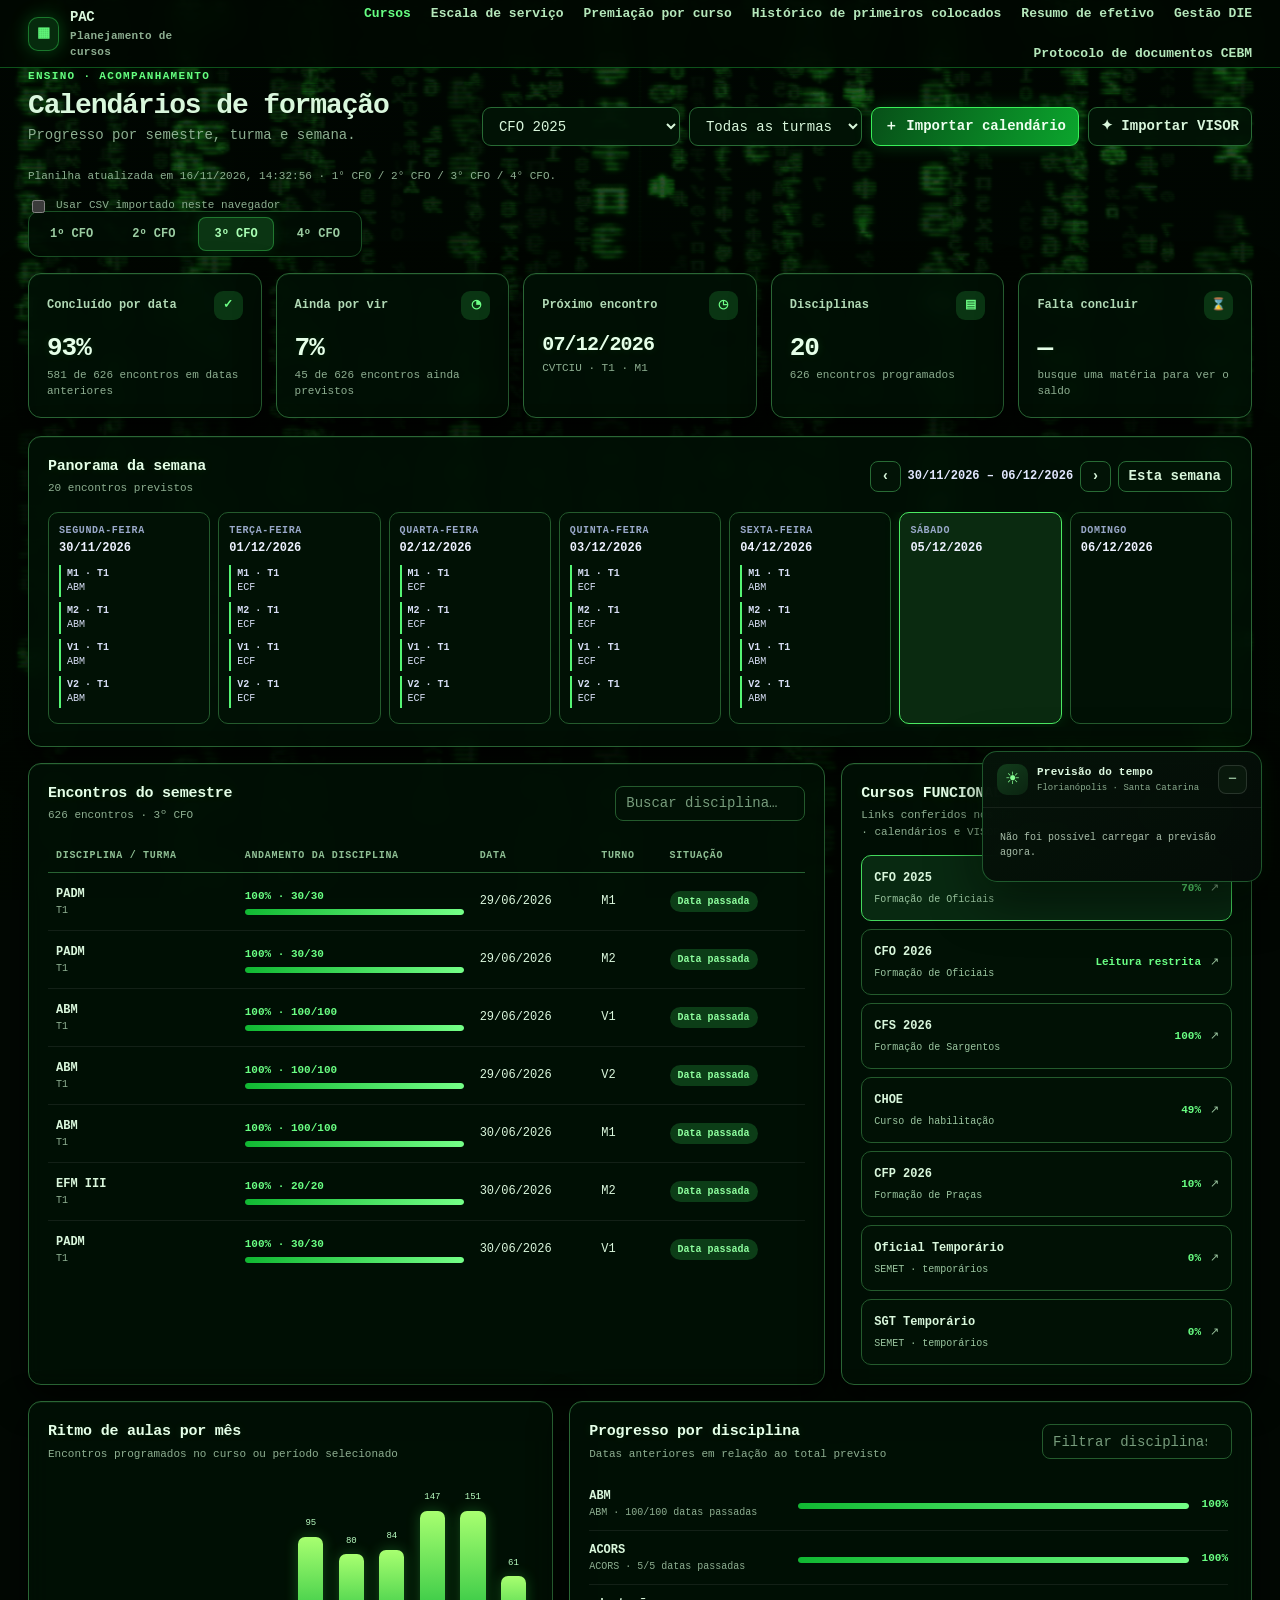
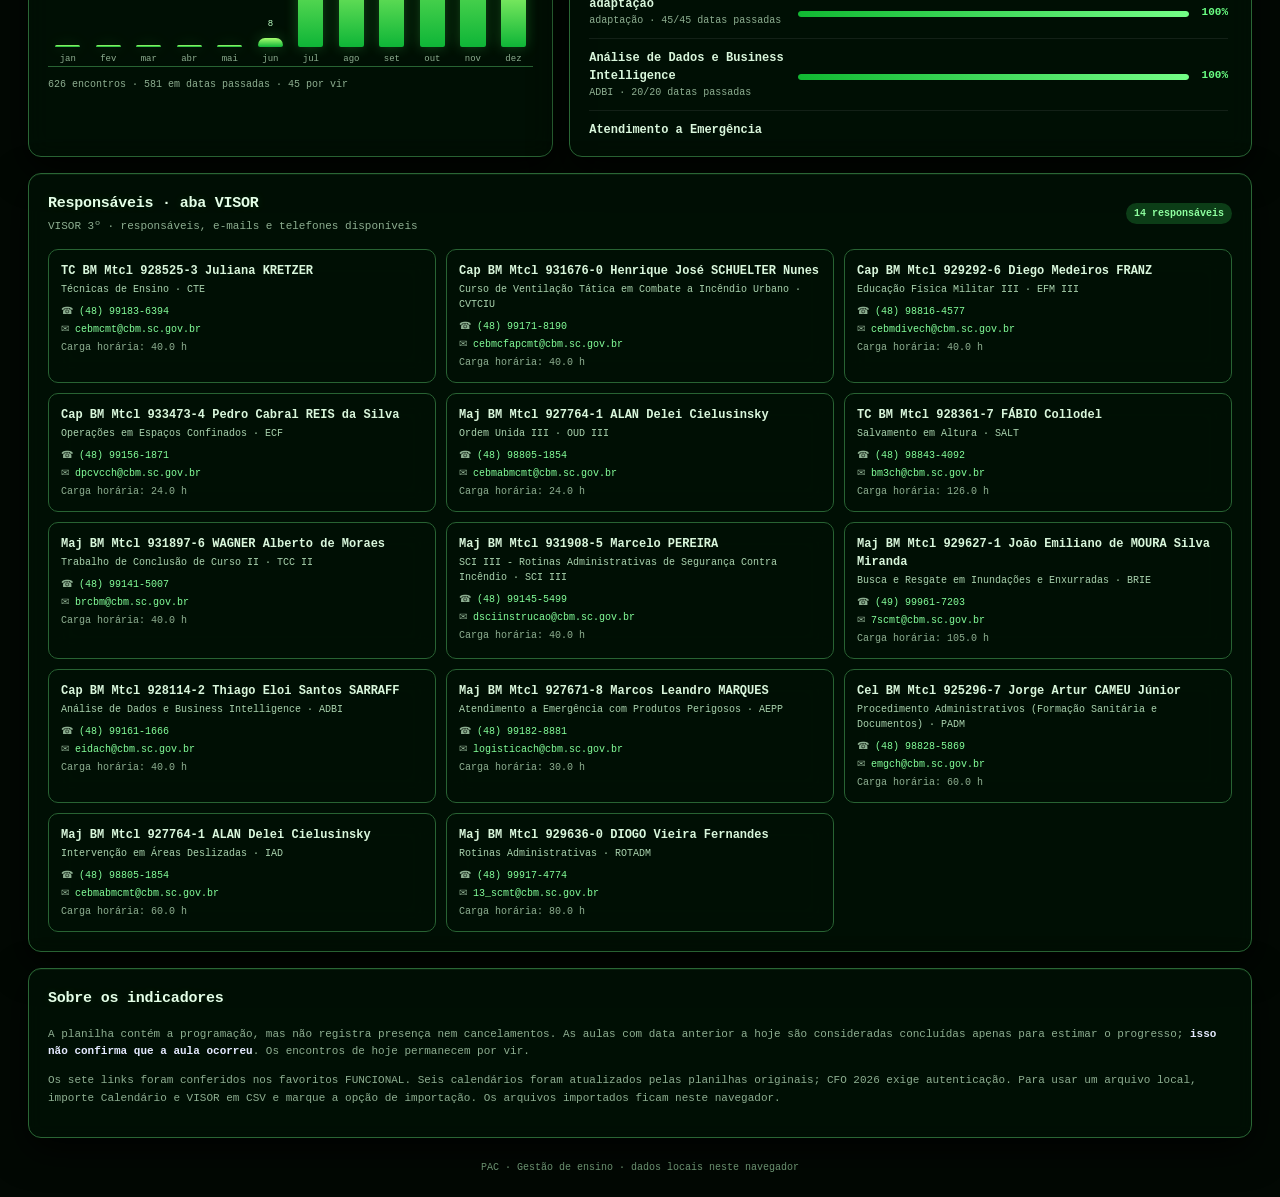
<file: index.html>
<!doctype html>
<html lang="pt-BR">
<head>
  <meta charset="utf-8">
  <meta name="viewport" content="width=device-width, initial-scale=1">
  <meta name="color-scheme" content="dark">
  <title>Gestão de calendários | FUNCIONAL</title>
  <style>
    :root{--ink:#172a3b;--muted:#738294;--paper:#f5f7fa;--line:#e5eaf0;--navy:#16324f;--blue:#2674d9;--green:#18856b;--amber:#bd7b16;--white:#fff}
    *{box-sizing:border-box}body{margin:0;background:var(--paper);color:var(--ink);font:14px/1.5 Inter,ui-sans-serif,system-ui,-apple-system,"Segoe UI",sans-serif}
    button,input,select{font:inherit}button,a,select,input{outline-color:#80b4f4}a{color:inherit;text-decoration:none}
    .shell{max-width:1280px;margin:auto;padding:0 28px}.topbar{height:68px;background:#fff;border-bottom:1px solid var(--line);display:flex;align-items:center}
    .toprow{display:flex;align-items:center;justify-content:space-between;gap:16px;width:100%}.toprow nav{flex-wrap:wrap;justify-content:flex-end;row-gap:8px}.brand{display:flex;align-items:center;gap:11px;font-weight:750;letter-spacing:-.02em}.brandmark{width:34px;height:34px;background:#eaf2fd;color:var(--blue);display:grid;place-items:center;border-radius:10px}
    .brand small{display:block;font-size:11px;color:var(--muted);font-weight:550;letter-spacing:.02em}.toplink{color:#5a6c80;font-weight:650;font-size:13px}.toplink:hover{color:var(--blue)}
    main{padding:30px 0 48px}.heading{display:flex;justify-content:space-between;align-items:flex-end;gap:20px;margin-bottom:22px}.eyebrow{color:var(--blue);font-size:11px;font-weight:800;letter-spacing:.12em;text-transform:uppercase}h1{font-size:28px;letter-spacing:-.04em;margin:4px 0 3px;line-height:1.2}.subtitle{margin:0;color:var(--muted)}
    .actions{display:flex;gap:9px;align-items:center;flex-wrap:wrap}.select,.button{height:39px;border:1px solid var(--line);border-radius:9px;background:white;padding:0 12px;color:var(--ink)}.button{cursor:pointer;font-weight:700;display:inline-flex;align-items:center;gap:8px}.button:hover{border-color:#b5c5d7}.button.primary{background:var(--navy);color:white;border-color:var(--navy)}.button.primary:hover{background:#23496b}.button input{display:none}
    .period-tabs{display:flex;gap:7px;margin:-5px 0 16px;padding:5px;background:#eaf0f6;border-radius:11px;width:max-content;max-width:100%;overflow:auto}.period-tab{border:0;border-radius:8px;background:transparent;color:#617387;padding:8px 16px;font-size:12px;font-weight:750;white-space:nowrap;cursor:pointer}.period-tab.active{background:#fff;color:var(--navy);box-shadow:0 1px 4px #122b4414}.metrics{display:grid;grid-template-columns:repeat(5,minmax(0,1fr));gap:14px;margin-bottom:18px}.metric,.panel{background:white;border:1px solid var(--line);border-radius:13px;box-shadow:0 2px 6px #122b4405}.metric{padding:17px 18px}.metric-label{display:flex;align-items:center;justify-content:space-between;color:#627487;font-size:12px;font-weight:650}.metric-icon{width:29px;height:29px;border-radius:9px;display:grid;place-items:center;background:#eff5fc;color:var(--blue)}.metric-value{font-size:26px;line-height:1.2;letter-spacing:-.04em;font-weight:760;margin:13px 0 3px}.metric-note{font-size:11px;color:var(--muted)}
    .layout{display:grid;grid-template-columns:minmax(0,1.65fr) minmax(290px,.85fr);gap:16px}.panel{padding:19px}.panel-head{display:flex;justify-content:space-between;align-items:center;gap:10px;margin-bottom:15px}.panel-title{margin:0;font-size:15px;letter-spacing:-.015em}.panel-caption{color:var(--muted);font-size:11px;margin-top:2px}.text-button{border:0;background:none;color:var(--blue);font-weight:700;cursor:pointer;padding:5px}.text-button:hover{text-decoration:underline}
    .search{height:35px;width:190px;border:1px solid var(--line);border-radius:8px;padding:0 10px;background:#fbfcfe}.table-wrap{overflow:auto;max-height:430px}table{border-collapse:collapse;width:100%;min-width:700px}th{text-align:left;text-transform:uppercase;letter-spacing:.07em;font-size:10px;color:#8592a1;font-weight:750;padding:9px 8px;border-bottom:1px solid var(--line)}td{padding:12px 8px;border-bottom:1px solid #eef1f4;font-size:12px}tbody tr:last-child td{border-bottom:0}.subject{font-weight:700;font-size:12px}.subline{font-size:10px;color:var(--muted)}.progress-cell{min-width:135px}.table-progress{min-width:105px}.table-progress-value{font-weight:750;color:var(--green);font-size:11px}.table-progress .progress-line{margin-top:4px}.progress-line{height:6px;background:#edf1f5;border-radius:9px;overflow:hidden;margin-top:5px}.progress-line span{display:block;height:100%;background:var(--green);border-radius:9px}.badge{display:inline-flex;align-items:center;padding:3px 8px;border-radius:20px;background:#e8f5f0;color:var(--green);font-size:10px;font-weight:750;white-space:nowrap}.badge.soon{background:#fff4e2;color:var(--amber)}
    .course-list{display:grid;gap:8px}.course{border:1px solid var(--line);border-radius:10px;padding:11px 12px;display:flex;align-items:center;justify-content:space-between;gap:8px;transition:border .15s,background .15s}.course:hover{border-color:#c6d6e7;background:#fbfdff}.course.active{border-color:#a9c9ed;background:#f4f8fe}.course-name{font-size:12px;font-weight:750}.course-type{color:var(--muted);font-size:10px}.course-right{display:flex;align-items:center;gap:9px}.course-pct{font-size:11px;font-weight:750;color:var(--green)}.open-link{color:#66809b;font-size:11px}.empty{padding:27px 8px;text-align:center;color:var(--muted);font-size:12px}.empty strong{display:block;color:var(--ink);margin-bottom:4px}
    .week-panel{margin-bottom:16px}.week-nav{display:flex;align-items:center;gap:7px}.week-nav button{height:31px;border:1px solid var(--line);background:white;color:#4b6074;border-radius:8px;padding:0 10px;cursor:pointer;font-weight:700}.week-nav button:hover{border-color:#b5c5d7}.week-range{min-width:150px;text-align:center;font-weight:750;font-size:12px}.week-list{display:grid;grid-template-columns:repeat(7,minmax(115px,1fr));gap:8px;overflow:auto;padding-bottom:3px}.day-card{border:1px solid var(--line);border-radius:10px;padding:10px;min-height:105px;background:#fbfcfe}.day-card.today{border-color:#9fc4f0;background:#f3f8ff}.day-name{font-size:10px;text-transform:uppercase;letter-spacing:.06em;color:var(--muted);font-weight:800}.day-date{font-size:12px;font-weight:750;margin:1px 0 8px}.lesson-chip{border-left:2px solid var(--blue);padding:2px 0 2px 6px;margin:5px 0;font-size:10px;line-height:1.4}.lesson-chip b{display:block;font-size:10px}.week-empty{grid-column:1/-1;padding:24px;text-align:center;background:#fafbfd;border:1px dashed #d6e0ea;border-radius:10px;color:var(--muted);font-size:12px}.lower{display:grid;grid-template-columns:1.2fr .8fr;gap:16px;margin-top:16px}.discipline-row{display:grid;grid-template-columns:minmax(100px,1fr) 2fr auto;gap:13px;align-items:center;padding:10px 0;border-bottom:1px solid #eef1f4}.discipline-row:last-child{border:0}.discipline-name{font-weight:700;font-size:12px}.discipline-count{font-size:10px;color:var(--muted)}.discipline-pct{font-size:11px;font-weight:750}.note{font-size:11px;color:var(--muted);line-height:1.6}.note strong{color:#42566b}.footer{padding:22px 0;text-align:center;color:#95a1ad;font-size:10px}.toast{position:fixed;bottom:20px;left:50%;transform:translateX(-50%);background:#19344e;color:white;padding:10px 15px;border-radius:9px;box-shadow:0 8px 30px #132b4430;font-size:12px;opacity:0;pointer-events:none;transition:opacity .2s}.toast.show{opacity:1}[hidden]{display:none!important}
    .analytics-grid{display:grid;grid-template-columns:1fr 1.3fr;gap:16px;margin-top:16px}.chart-bars{height:190px;display:flex;align-items:flex-end;gap:9px;padding:14px 4px 0;border-bottom:1px solid var(--line)}.month-bar{flex:1;min-width:16px;display:flex;flex-direction:column;align-items:center;justify-content:flex-end;height:100%;gap:6px}.month-bar-fill{width:min(28px,80%);min-height:2px;border-radius:7px 7px 2px 2px;background:linear-gradient(180deg,#77e2e8,#7c67ff 85%);box-shadow:0 0 14px #7c67ff30}.month-label{font-size:9px;color:var(--muted)}.month-value{font-size:9px;color:#dce4ff}.chart-legend{font-size:10px;color:var(--muted);margin-top:10px}.discipline-chart{max-height:260px;overflow:auto;padding-right:4px}.contacts-grid{display:grid;grid-template-columns:repeat(3,minmax(0,1fr));gap:10px}.contact-card{border:1px solid var(--line);border-radius:10px;padding:12px;background:rgba(15,21,49,.65);min-width:0}.contact-name{font-size:12px;font-weight:750}.contact-disc{font-size:10px;color:#b6c2e4;margin:2px 0 7px}.contact-meta{font-size:10px;color:var(--muted);overflow-wrap:anywhere;margin-top:3px}.contact-meta a{color:#9bddf7}.contact-meta a:hover{text-decoration:underline}.import-actions{display:flex;gap:8px}.contact-toolbar{display:flex;align-items:center;gap:8px}.chart-tooltip{font-size:10px;color:var(--muted)}
    @media(max-width:900px){.topbar{height:auto;min-height:68px}.toprow{align-items:flex-start;flex-direction:column;padding-top:12px;padding-bottom:12px}.toprow nav{justify-content:flex-start}.metrics{grid-template-columns:repeat(2,1fr)}.layout{grid-template-columns:1fr}.course-list{grid-template-columns:repeat(2,1fr)}.week-list{grid-template-columns:repeat(4,minmax(120px,1fr))}.analytics-grid{grid-template-columns:1fr}.contacts-grid{grid-template-columns:repeat(2,minmax(0,1fr))}}@media(max-width:620px){.shell{padding:0 16px}.heading{align-items:flex-start;flex-direction:column}.actions{width:100%}.select{flex:1}.metrics{gap:9px}.metric{padding:13px}.metric-value{font-size:23px}.lower{grid-template-columns:1fr}.panel{padding:15px}.course-list{grid-template-columns:1fr}.search{width:140px}.period-tab{padding:8px 12px}h1{font-size:25px}.week-list{grid-template-columns:repeat(2,minmax(130px,1fr))}.week-nav{gap:4px}.week-range{min-width:120px;font-size:11px}.contacts-grid{grid-template-columns:1fr}}
    :root{color-scheme:dark;--ink:#edf1ff;--muted:#9ba9c8;--paper:#080b1a;--line:#293252;--navy:#33256f;--blue:#89b8ff;--green:#72e2c7;--amber:#ffd080;--white:#fff}
    html{min-height:100%;background:#080b1a}body{position:relative;isolation:isolate;min-height:100vh;background:radial-gradient(ellipse at 14% -8%,#28366a 0,transparent 38%),radial-gradient(ellipse at 92% 13%,#29175b 0,transparent 32%),linear-gradient(160deg,#0b1023,#080b1a 52%,#0b1021);color:var(--ink)}
    body::before{content:"";position:fixed;inset:0;z-index:-1;pointer-events:none;opacity:.36;background-image:radial-gradient(1px 1px at 13% 22%,#fff 98%,transparent),radial-gradient(1px 1px at 66% 12%,#c8d8ff 98%,transparent),radial-gradient(1px 1px at 42% 64%,#fff 98%,transparent),radial-gradient(1px 1px at 88% 79%,#c9d6ff 98%,transparent),radial-gradient(1px 1px at 21% 86%,#fff 98%,transparent);background-size:280px 240px,340px 300px,390px 320px,310px 280px,420px 350px}
    .topbar{background:rgba(8,11,26,.68);border-bottom-color:#ffffff12;backdrop-filter:blur(18px)}.brandmark{background:linear-gradient(145deg,#222b61,#3d286f);color:#b9e9ff;box-shadow:0 0 22px #7163ff30}.toplink{color:#bfcae6}.eyebrow{color:#9c91ff}.select,.button{background:#141a34;color:var(--ink);border-color:#3a4568}.select option{background:#11172e;color:var(--ink)}.button:hover,.week-nav button:hover{border-color:#899aff;background:#1a2243}.button.primary{background:linear-gradient(105deg,#6357dc,#3987d8);border-color:#887fff;color:white;box-shadow:0 5px 18px #5445c436}.button.primary:hover{background:linear-gradient(105deg,#766bec,#499be9)}
    .period-tabs{background:#11172f;border:1px solid #ffffff0b}.period-tab{color:#a9b5d4}.period-tab.active{background:linear-gradient(120deg,#272b5d,#30204f);color:#e8e8ff;box-shadow:0 0 18px #8171ff20}.metric,.panel{background:linear-gradient(145deg,rgba(19,26,54,.94),rgba(13,18,40,.92));border-color:#ffffff15;box-shadow:0 12px 36px #02040d40,inset 0 1px #ffffff08}.metric-icon{background:#282754;color:#adbeff}.metric-label{color:#bac5e0}.metric-value{color:#f1f2ff}.panel-caption,.note,.metric-note{color:var(--muted)}.panel-title{color:#f2f3ff}.search{background:#0d132a;border-color:#313d5e;color:var(--ink)}.search::placeholder{color:#7382a5}.table-wrap td{border-bottom-color:#ffffff0d}.table-wrap th{border-bottom-color:#343d5f}.badge{background:#133b45;color:#81f0d3}.badge.soon{background:#46351a;color:#ffd892}.course{border-color:#ffffff13;background:#10162d}.course:hover{border-color:#7979cf;background:#151d3c}.course.active{border-color:#747ce5;background:linear-gradient(115deg,#171d42,#21193f)}.course-type,.open-link{color:#a3b0d0}.course-pct{color:#81ebd0}.empty{color:var(--muted)}.empty strong{color:var(--ink)}.week-nav button{background:#141a34;color:#dbe2fa;border-color:#374363}.week-range{color:#e3e8ff}.day-card{background:#0d142b;border-color:#273354}.day-card.today{background:#151e3d;border-color:#7188ed;box-shadow:0 0 16px #7284ec18}.day-name{color:#99a8c9}.day-date{color:#edf1ff}.lesson-chip{border-left-color:#9a8cff;color:#d7def5}.week-empty{background:#10162e;border-color:#344061;color:var(--muted)}.progress-line{background:#252e4e}.progress-line span{background:linear-gradient(90deg,#5edcc3,#9a8cff);box-shadow:0 0 9px #76ddda40}.discipline-row{border-bottom-color:#ffffff12}.discipline-count{color:var(--muted)}.discipline-pct{color:#91e7d3}.note strong{color:#e4eaff}.footer{color:#7d8aa8}.toast{background:#25214f;color:#fff}.analytics-grid .panel,.contact-card{backdrop-filter:blur(12px)}
    .month-grid{display:grid;grid-template-columns:repeat(7,minmax(0,1fr));gap:8px}.month-weekday{text-align:center;color:var(--muted);font-size:10px;font-weight:800;text-transform:uppercase;padding:7px}.month-day{min-height:128px;border:1px solid var(--line);border-radius:10px;padding:9px;background:#0d142b}.month-day.outside{opacity:.38}.month-day-number{font-weight:800;font-size:13px;margin-bottom:7px}.duty-chip{font-size:10px;line-height:1.35;padding:5px 6px;margin-top:5px;border-radius:6px;background:#17334a;color:#b8e7ff}.duty-chip.standby{background:#352c4d;color:#dfd0ff}.month-legend{display:flex;gap:14px;flex-wrap:wrap;font-size:11px;color:var(--muted);margin-top:13px}.month-legend span{display:flex;align-items:center;gap:6px}.month-legend i{width:9px;height:9px;border-radius:3px;background:#3983a8}.month-legend .standby-key{background:#7963a9}.view-actions{display:flex;align-items:center;gap:12px;flex-wrap:wrap}.view-tab.active{color:#a9c4ff}
    @media(max-width:700px){.month-grid{gap:4px}.month-day{min-height:100px;padding:5px}.month-day-number{font-size:11px}.duty-chip{font-size:9px;padding:4px}.month-weekday{font-size:8px;padding:4px}}
    /* Matrix theme: green digital rain over a subdued image, with readable panels. */
    :root{color-scheme:dark;--ink:#d9f7dc;--muted:#8daf91;--paper:#020803;--line:#20542a;--navy:#06220c;--blue:#9cffad;--green:#46f36a;--amber:#d4ff69;--white:#f1fff2}
    html{min-height:100%;background:#020803}
    body{background-color:#020803;background-image:linear-gradient(180deg,rgba(0,8,2,.68),rgba(0,8,2,.88)),url("matrix-rain.png");background-size:cover;background-position:center top;background-attachment:fixed;color:var(--ink);font-family:Consolas,"Courier New",monospace}
    body::before{opacity:.22;background-image:repeating-linear-gradient(0deg,transparent 0 3px,rgba(80,255,110,.07) 4px),linear-gradient(90deg,transparent 49.8%,rgba(44,255,91,.09) 50%,transparent 50.2%);background-size:100% 5px,100% 100%}
    .topbar{background:rgba(0,8,2,.88);border-bottom-color:#27e84b55;backdrop-filter:blur(12px)}
    .brandmark{background:#062b0d;color:#64ff7e;box-shadow:0 0 18px #19ff4b40;border:1px solid #38e85b66}
    .toplink{color:#b5e8bb}.toplink:hover,.toplink.active{color:#66ff83}
    .eyebrow{color:#65ff80;text-shadow:0 0 12px #30ff5b66}
    .select,.button,.week-nav button{background:rgba(2,20,6,.94);color:var(--ink);border-color:#286b35}
    .select option{background:#041208;color:var(--ink)}
    .button:hover,.week-nav button:hover{border-color:#58ff76;background:#082b10;box-shadow:0 0 14px #21ff4b25}
    .button.primary{background:linear-gradient(110deg,#075018,#0ba52d);border-color:#39ef59;color:#effff0;box-shadow:0 0 18px #1aff4933}
    .button.primary:hover{background:linear-gradient(110deg,#0a6920,#12c43a)}
    .period-tabs{background:rgba(0,14,4,.9);border:1px solid #1a5125}
    .period-tab{color:#9bcda2}.period-tab.active{background:#0b3513;color:#aaffb5;box-shadow:inset 0 0 0 1px #43dc5c66,0 0 14px #1aff4922}
    .metric,.panel{background:rgba(1,16,5,.88);border-color:#2a6635;box-shadow:0 12px 36px #000c,inset 0 1px #68ff7512;backdrop-filter:blur(8px)}
    .metric-icon{background:#0a3513;color:#6dff86}.metric-label{color:#b0d9b5}.metric-value,.panel-title{color:#e5ffe8;text-shadow:0 0 10px #39ff5a20}
    .search,.day-card,.month-day{background:rgba(2,18,6,.92);border-color:#245b2d;color:var(--ink)}
    .search::placeholder{color:#779c7c}.table-wrap th{color:#8ebf94;border-bottom-color:#286333}.table-wrap td,.discipline-row{border-bottom-color:#ffffff13}
    .badge{background:#0c3d17;color:#8eff9f}.badge.soon{background:#38420b;color:#e2ff7a}
    .course{background:rgba(2,18,6,.88);border-color:#245b2d}.course:hover,.course.active{background:#082911;border-color:#43d85c}
    .course-type,.open-link{color:#9bc6a0}.course-pct,.table-progress-value,.discipline-pct{color:#69ff83}
    .week-empty{background:rgba(2,18,6,.8);border-color:#286333;color:var(--muted)}
    .lesson-chip{border-left-color:#55f574}.day-card.today{background:#0a2a10;border-color:#4bea62;box-shadow:0 0 16px #27f34a20}
    .progress-line{background:#17371d}.progress-line span{background:linear-gradient(90deg,#10b832,#74ff87);box-shadow:0 0 10px #37ff5b66}
    .month-day-number{color:#d8ffdc}.duty-chip{background:#0b3a14;color:#baffc2}.duty-chip.standby{background:#17380f;color:#e2ff8b}.month-legend i{background:#21cf47}.month-legend .standby-key{background:#a2d832}
    .contact-card{background:rgba(1,16,5,.88);border-color:#286333}.contact-disc{color:#a9d3ae}.contact-meta a{color:#83ff9a}
    .chart-bars{border-bottom-color:#286333}.month-bar-fill{background:linear-gradient(180deg,#a8ff70,#0eb537);box-shadow:0 0 14px #42ff5844}.month-value{color:#baffc2}
    .footer{color:#7ca982}.toast{background:#073112;color:#eaffec;border:1px solid #3ee35c}
    :focus-visible{outline:2px solid #6cff83!important;outline-offset:2px}
    @media(prefers-reduced-motion:reduce){*,*::before,*::after{scroll-behavior:auto!important;transition:none!important}}
    .weather-widget{position:fixed;right:18px;bottom:18px;width:min(280px,calc(100vw - 32px));z-index:20;border:1px solid #55e87555;border-radius:15px;background:linear-gradient(145deg,rgba(5,20,9,.97),rgba(4,11,7,.97));box-shadow:0 16px 50px #0009,0 0 24px #2cff4b12;backdrop-filter:blur(16px);overflow:hidden;color:#ddf9e0}.weather-widget-head{display:flex;align-items:center;justify-content:space-between;gap:10px;padding:12px 14px;border-bottom:1px solid #ffffff12}.weather-widget-brand{display:flex;align-items:center;gap:9px;min-width:0}.weather-widget-mark{width:31px;height:31px;border-radius:10px;display:grid;place-items:center;background:linear-gradient(145deg,#123c1b,#0b2411);color:#87ff94;font-size:17px}.weather-widget-title{font-size:11px;font-weight:800;letter-spacing:.02em}.weather-widget-location{font-size:9px;color:#8bab8f;margin-top:1px}.weather-toggle{width:29px;height:29px;border:1px solid #ffffff20;border-radius:8px;background:#09180c;color:#b9e9c0;cursor:pointer;font-size:15px;line-height:1}.weather-toggle:hover{border-color:#79e88c}.weather-widget-body{padding:12px 14px 11px}.weather-now{display:flex;align-items:center;gap:13px;padding:2px 2px 11px}.weather-now-icon{width:47px;text-align:center;font-size:34px;line-height:1}.weather-now-temp{font-size:30px;line-height:1;font-weight:800;letter-spacing:-.06em;color:#f0fff1}.weather-now-desc{font-size:10px;color:#b5d8b9;margin-top:4px}.weather-now-feels{font-size:9px;color:#7fa584;margin-top:2px}.weather-details{display:flex;gap:13px;flex-wrap:wrap;padding:8px 2px;border-top:1px solid #ffffff12;border-bottom:1px solid #ffffff12;color:#adc8b0;font-size:9px}.weather-days-mini{display:grid;grid-template-columns:repeat(4,minmax(0,1fr));gap:5px;padding-top:9px}.weather-day-mini{text-align:center;padding:7px 3px;border:1px solid #ffffff0c;border-radius:9px;background:#08120a}.weather-day-mini-label{font-size:8px;text-transform:capitalize;color:#91aa94}.weather-day-mini-icon{font-size:16px;margin:3px 0}.weather-day-mini-temp{font-size:9px;font-weight:750;color:#dff7e1;white-space:nowrap}.weather-day-mini-rain{font-size:8px;color:#82c9df;margin-top:2px}.weather-widget-source{display:flex;justify-content:space-between;align-items:center;gap:8px;margin-top:9px;color:#6d8d72;font-size:8px}.weather-widget-source a{color:#88d793;text-decoration:underline;text-underline-offset:2px}.weather-widget-error{padding:10px 3px;color:#a8bea9;font-size:10px;line-height:1.5}.weather-widget.collapsed{width:min(200px,calc(100vw - 32px))}.weather-widget.collapsed .weather-widget-head{border-bottom:0}.weather-widget.collapsed .weather-widget-body{display:none}.weather-widget.collapsed .weather-widget-title{white-space:nowrap}.weather-widget.collapsed .weather-widget-mark{width:27px;height:27px}@media(max-width:620px){.weather-widget{right:12px;bottom:12px;width:min(280px,calc(100vw - 24px))}.weather-widget.collapsed{width:min(200px,calc(100vw - 24px))}}
    .awards-heading{align-items:center}.awards-filters{display:grid;grid-template-columns:minmax(180px,1.7fr) repeat(4,minmax(125px,1fr));gap:9px}.awards-control{height:41px;width:100%;min-width:0;border:1px solid #ffffff1d;border-radius:9px;padding:0 11px;background:#0b1226;color:var(--ink)}.awards-control::placeholder{color:#8592ad}.awards-summary{display:flex;justify-content:space-between;align-items:center;gap:12px;margin:14px 1px 11px;color:var(--muted);font-size:10px}.awards-grid{display:grid;grid-template-columns:repeat(2,minmax(0,1fr));gap:11px}.award-card{min-width:0;border:1px solid #ffffff15;border-radius:11px;padding:15px;background:linear-gradient(145deg,#0e1827,#09111f)}.award-card:hover{border-color:#68dd9255}.award-card-head{display:flex;align-items:flex-start;justify-content:space-between;gap:10px}.award-title{font-size:13px;font-weight:800;line-height:1.45;color:#eef4ff}.award-tags{display:flex;justify-content:flex-end;gap:5px;flex-wrap:wrap}.award-tag{border:1px solid #ffffff17;border-radius:20px;padding:3px 7px;color:#b5c4dc;font-size:8px;font-weight:750;white-space:nowrap}.award-tag.course{background:#102d25;color:#9ce9ba}.award-institution{font-size:11px;font-weight:700;color:#b8cafa;margin-top:7px}.award-requirements{white-space:pre-line;font-size:11px;line-height:1.55;color:#d6dfef;margin-top:11px}.award-extra{display:grid;gap:8px;margin-top:11px;padding-top:9px;border-top:1px solid #ffffff10}.award-extra-label{font-size:8px;text-transform:uppercase;letter-spacing:.08em;color:#8192ae}.award-extra-value{font-size:10px;line-height:1.5;color:#bac9df;white-space:pre-line;overflow-wrap:anywhere}.award-extra-value a{color:#8ef1ab;text-decoration:underline;text-underline-offset:2px}.awards-empty{grid-column:1/-1;text-align:center;border:1px dashed #ffffff20;border-radius:11px;padding:35px 16px;color:var(--muted);font-size:11px}.awards-empty strong{display:block;color:var(--ink);margin-bottom:4px}.awards-note{font-size:9px;color:#8192ae;margin-top:12px}.awards-clear{border:0;background:none;color:var(--blue);font-weight:700;font-size:10px;cursor:pointer}.awards-clear:hover{text-decoration:underline}@media(max-width:900px){.awards-filters{grid-template-columns:repeat(2,minmax(0,1fr))}.awards-filters .awards-search{grid-column:1/-1}.awards-grid{grid-template-columns:1fr}}@media(max-width:620px){.awards-filters{grid-template-columns:1fr}.awards-filters .awards-search{grid-column:auto}.awards-summary{align-items:flex-start;flex-direction:column}.award-card-head{flex-direction:column}.award-tags{justify-content:flex-start}}
  </style>
</head>
<body>
  <div class="topbar"><div class="shell toprow"><div class="brand"><span class="brandmark" aria-hidden="true">▦</span><span>PAC <small>Planejamento de cursos</small></span></div><nav aria-label="Navegação principal" style="display:flex;align-items:center;gap:20px"><a class="toplink view-tab active" href="#cursos" data-view="courses">Cursos</a><a class="toplink view-tab" href="#escala" data-view="scale">Escala de serviço</a><a class="toplink view-tab" href="#premiacao" data-view="awards">Premiação por curso</a><a class="toplink view-tab" href="#historico-premiacao" data-view="awardHistory">Histórico de primeiros colocados</a><a class="toplink view-tab" href="#efetivo" data-view="personnelSummary">Resumo de efetivo</a><a class="toplink" href="https://docs.google.com/spreadsheets/d/1n3Te0nQfLP3Iv_ad-NUrSfMji36VcBTpXO7inzYCtwk/edit?gid=0#gid=0" target="_blank" rel="noopener">Gestão DIE</a><a class="toplink" href="https://docs.google.com/spreadsheets/d/1o3JP_DZQrceJobAeFI7MmUk5HAf_iby3ova5-FWOOu8/edit?gid=0#gid=0" target="_blank" rel="noopener">Protocolo de documentos CEBM</a></nav></div></div>
  <aside class="weather-widget" id="weatherWidget" aria-label="Previsão do tempo em Florianópolis"><div class="weather-widget-head"><div class="weather-widget-brand"><span class="weather-widget-mark" aria-hidden="true">☀</span><div><div class="weather-widget-title">Previsão do tempo</div><div class="weather-widget-location">Florianópolis · Santa Catarina</div></div></div><button class="weather-toggle" id="weatherToggle" type="button" aria-label="Recolher previsão do tempo" aria-expanded="true">−</button></div><div class="weather-widget-body"><div class="weather-widget-error" id="weatherLoading" aria-live="polite">Carregando previsão…</div><div id="weatherWidgetContent" hidden></div></div></aside>
  <main class="shell" id="courseView">
    <div class="heading"><div><div class="eyebrow">Ensino · acompanhamento</div><h1>Calendários de formação</h1><p class="subtitle">Progresso por semestre, turma e semana.</p></div><div class="actions"><select class="select" id="cursoSelect" aria-label="Selecionar curso"></select><select class="select" id="turmaSelect" aria-label="Filtrar turma"><option value="">Todas as turmas</option></select><label class="button primary">＋ Importar calendário<input id="csvInput" type="file" accept=".csv,text/csv"></label><label class="button">✦ Importar VISOR<input id="visorInput" type="file" accept=".csv,text/csv"></label></div></div>
    <p class="note" id="courseSourceStatus" role="status"></p><label class="note" style="display:flex;align-items:center;gap:8px"><input type="checkbox" id="useLocalImports"> Usar CSV importado neste navegador</label>
    <nav class="period-tabs" id="semesterTabs" aria-label="Semestre do CFO 2025"><button class="period-tab" data-semester="1">1º CFO</button><button class="period-tab" data-semester="2">2º CFO</button><button class="period-tab" data-semester="3">3º CFO</button><button class="period-tab" data-semester="4">4º CFO</button></nav>
    <section class="metrics" aria-label="Indicadores do curso selecionado">
      <article class="metric"><div class="metric-label">Concluído por data <span class="metric-icon">✓</span></div><div class="metric-value" id="realizadas">—</div><div class="metric-note" id="realizadasNota">encontros em datas anteriores</div></article>
      <article class="metric"><div class="metric-label">Ainda por vir <span class="metric-icon">◔</span></div><div class="metric-value" id="progresso">—</div><div class="metric-note" id="futurasNota">encontros futuros previstos</div></article>
      <article class="metric"><div class="metric-label">Próximo encontro <span class="metric-icon">◷</span></div><div class="metric-value" id="proxima" style="font-size:20px">—</div><div class="metric-note" id="proximaNota">nenhum encontro futuro</div></article>
      <article class="metric"><div class="metric-label">Disciplinas <span class="metric-icon">▤</span></div><div class="metric-value" id="disciplinasTotal">—</div><div class="metric-note" id="disciplinasNota">componentes no calendário</div></article><article class="metric"><div class="metric-label">Falta concluir <span class="metric-icon">⌛</span></div><div class="metric-value" id="materiaFalta">—</div><div class="metric-note" id="materiaNota">busque uma matéria para ver o saldo</div></article>
    </section>
    <section class="panel week-panel"><div class="panel-head"><div><h2 class="panel-title">Panorama da semana</h2><div class="panel-caption" id="weekCaption">Encontros previstos nesta semana</div></div><div class="week-nav"><button id="weekPrev" aria-label="Semana anterior">‹</button><span class="week-range" id="weekRange"></span><button id="weekNext" aria-label="Próxima semana">›</button><button id="weekToday">Esta semana</button></div></div><div class="week-list" id="weekList"></div></section>
    <div class="layout">
      <section class="panel"><div class="panel-head"><div><h2 class="panel-title">Encontros do semestre</h2><div class="panel-caption" id="tableCaption">Selecione um curso</div></div><input class="search" id="busca" type="search" placeholder="Buscar disciplina…" aria-label="Buscar disciplina"></div><div class="table-wrap"><table><thead><tr><th>Disciplina / turma</th><th>Andamento da disciplina</th><th>Data</th><th>Turno</th><th>Situação</th></tr></thead><tbody id="aulasBody"></tbody></table></div><div class="empty" id="aulasEmpty" hidden><strong>Sem calendário importado</strong>Exporte a planilha como CSV e importe aqui para calcular as métricas.</div></section>
      <section class="panel" id="cursos"><div class="panel-head"><div><h2 class="panel-title">Cursos FUNCIONAL</h2><div class="panel-caption">Links conferidos nos favoritos FUNCIONAL · calendários e VISOR atualizados</div></div><span class="badge" id="cursosCount">7 calendários</span></div><div class="course-list" id="courseList"></div></section>
    </div>
    <div class="analytics-grid"><section class="panel"><div class="panel-head"><div><h2 class="panel-title">Ritmo de aulas por mês</h2><div class="panel-caption">Encontros programados no curso ou período selecionado</div></div></div><div class="chart-bars" id="monthChart" role="img" aria-label="Gráfico de encontros por mês"></div><div class="chart-legend" id="monthLegend"></div></section><section class="panel"><div class="panel-head"><div><h2 class="panel-title">Progresso por disciplina</h2><div class="panel-caption">Datas anteriores em relação ao total previsto</div></div><input class="search" id="buscaDisciplina" type="search" placeholder="Filtrar disciplinas…" aria-label="Filtrar progresso por disciplina"></div><div class="discipline-chart" id="disciplineList"></div><div class="empty" id="disciplineEmpty" hidden>Nenhuma disciplina disponível neste calendário.</div></section></div>
    <section class="panel" style="margin-top:16px"><div class="panel-head"><div><h2 class="panel-title">Responsáveis · aba VISOR</h2><div class="panel-caption" id="visorCaption">Coordenadores e telefones informados na planilha</div></div><span class="badge" id="contactCount">0 responsáveis</span></div><div class="contacts-grid" id="contactGrid"></div><div class="empty" id="contactEmpty" hidden><strong>Dados da aba VISOR não disponíveis</strong>Para este curso, exporte a aba VISOR como CSV e use “Importar VISOR”.</div></section>
    <section class="panel" style="margin-top:16px"><div class="panel-head"><div><h2 class="panel-title">Sobre os indicadores</h2></div></div><p class="note">A planilha contém a programação, mas não registra presença nem cancelamentos. As aulas com data anterior a hoje são consideradas concluídas apenas para estimar o progresso; <strong>isso não confirma que a aula ocorreu</strong>. Os encontros de hoje permanecem por vir.</p><p class="note">Os sete links foram conferidos nos favoritos FUNCIONAL. Seis calendários foram atualizados pelas planilhas originais; CFO 2026 exige autenticação. Para usar um arquivo local, importe Calendário e VISOR em CSV e marque a opção de importação. Os arquivos importados ficam neste navegador.</p></section>
  </main>
  <main class="shell" id="scaleView" hidden>
    <div class="heading"><div><div class="eyebrow">Centro de Ensino Bombeiro Militar</div><h1>Escala de serviço · Novembro 2026</h1><p class="subtitle">Oficial de dia do CEBM · período de 1 a 30 de novembro · 1ª versão</p></div><div class="view-actions"><a class="button" href="https://drive.google.com/file/d/1XGbt8mzQXjvrH4bIZZD6Qd-aQcD6zbqS/view" target="_blank" rel="noopener noreferrer">Abrir planilha original ↗</a></div></div>
    <section class="panel"><div class="panel-head"><div><h2 class="panel-title">Calendário mensal</h2><div class="panel-caption">Serviço diurno e sobreaviso conforme a escala compartilhada</div></div></div><div class="month-grid" id="serviceCalendar"></div><div class="month-legend"><span><i></i> Serviço presencial</span><span><i class="standby-key"></i> Sobreaviso</span></div></section>
  </main>
  <main class="shell" id="awardsView" hidden>
    <div class="heading awards-heading"><div><div class="eyebrow">Reconhecimento · CEBM</div><h1>Premiação por curso</h1><p class="subtitle">Requisitos e premiações reunidos das cinco abas da planilha.</p></div><a class="button" href="https://docs.google.com/spreadsheets/d/1hg_MZzgj65-GZtM-f6jdkKldg-EMPWRgLybiLi6axJU/edit?gid=1039342473#gid=1039342473" target="_blank" rel="noopener noreferrer">Abrir planilha original ↗</a></div>
    <section class="panel"><div class="panel-head"><div><h2 class="panel-title">Consultar registros</h2><div class="panel-caption">Pesquise por texto ou combine filtros.</div></div><span class="badge" id="awardTotal">47 registros</span></div>
      <div class="awards-filters"><input class="awards-control awards-search" id="awardSearch" type="search" placeholder="Buscar curso, instituição, honraria…" aria-label="Pesquisar premiações"><select class="awards-control" id="awardSource" aria-label="Filtrar aba"><option value="">Todas as abas</option></select><select class="awards-control" id="awardCourse" aria-label="Filtrar curso"><option value="">Todos os cursos</option></select><select class="awards-control" id="awardInstitution" aria-label="Filtrar instituição"><option value="">Todas as instituições</option></select><select class="awards-control" id="awardHonor" aria-label="Filtrar honraria"><option value="">Todas as honrarias</option></select></div>
      <div class="awards-summary"><span id="awardResultCount" aria-live="polite"></span><button class="awards-clear" id="awardClear" type="button">Limpar filtros</button></div><div class="awards-grid" id="awardCards"></div><div class="awards-note">A aba de origem é exibida em cada cartão. Os filtros podem ser combinados.</div>
    </section>
  </main>
  <main class="shell" id="awardHistoryView" hidden>
    <div class="heading awards-heading"><div><div class="eyebrow">Reconhecimento · CEBM</div><h1>Histórico de primeiros colocados</h1><p class="subtitle">Cursos, turmas e primeiros colocados registrados na planilha histórica.</p></div><a class="button" href="https://docs.google.com/spreadsheets/d/1VNzCedJMvCkrWt_3VCDyu3122HBDuiabHzjBIYxZa0c/edit?gid=0#gid=0" target="_blank" rel="noopener noreferrer">Abrir planilha original ↗</a></div>
    <section class="panel"><div class="panel-head"><div><h2 class="panel-title">Consultar histórico</h2><div class="panel-caption">Pesquise nomes e combine filtros por ano, curso ou local.</div></div><span class="badge" id="historyTotal"></span></div>
      <div class="awards-filters history-filters"><input class="awards-control awards-search" id="historySearch" type="search" placeholder="Buscar nome, turma ou registro…" aria-label="Pesquisar histórico"><select class="awards-control" id="historyYear" aria-label="Filtrar ano"><option value="">Todos os anos</option></select><select class="awards-control" id="historyCourse" aria-label="Filtrar curso"><option value="">Todos os cursos</option></select><select class="awards-control" id="historyLocation" aria-label="Filtrar local"><option value="">Todos os locais</option></select></div>
      <div class="awards-summary"><span id="historyResultCount" aria-live="polite"></span><button class="awards-clear" id="historyClear" type="button">Limpar filtros</button></div><div class="awards-grid" id="historyCards"></div><div class="awards-note">Os dados refletem os registros disponíveis na planilha vinculada.</div>
    </section>
  </main>
  <main class="shell" id="personnelSummaryView" hidden>
    <div class="heading awards-heading"><div><div class="eyebrow">Gestão de ensino · visão agregada</div><h1>Resumo de efetivo e turmas</h1><p class="subtitle">Contagens agrupadas da planilha por situação, unidade e pelotão.</p></div><a class="button" href="https://docs.google.com/spreadsheets/d/1OPAqEzMKN0nUAWYtSLJCm4GfQeqZv-tEFnaHlGzAliE/edit?gid=1879603642#gid=1879603642" target="_blank" rel="noopener noreferrer">Abrir planilha original ↗</a></div>
    <section class="panel"><div class="panel-head"><div><h2 class="panel-title">Distribuição dos registros</h2><div class="panel-caption">Os cartões exibem totais agregados, sem dados pessoais.</div></div><span class="badge" id="personnelTotal"></span></div>
      <div class="awards-filters personnel-filters"><input class="awards-control awards-search" id="personnelSearch" type="search" placeholder="Buscar grupo ou categoria…" aria-label="Pesquisar grupos"><select class="awards-control" id="personnelGroup" aria-label="Filtrar agrupamento"><option value="">Todos os agrupamentos</option></select></div>
      <div class="awards-summary"><span id="personnelResultCount" aria-live="polite"></span><button class="awards-clear" id="personnelClear" type="button">Limpar filtros</button></div><div class="awards-grid" id="personnelCards"></div><div class="awards-note">As categorias sem preenchimento são contabilizadas separadamente. A planilha original continua disponível no link acima.</div>
    </section>
  </main>
  <div class="footer shell">PAC · Gestão de ensino · dados locais neste navegador</div><div class="toast" id="toast" role="status"></div>
  <script src="./cursos-funcional-data.js"></script>
  <script src="./premiacao-data.js"></script>
  <script src="./premiacao-historico-data.js"></script>
  <script src="./pessoal-resumo-data.js"></script>
  <script>
    const courses=Object.entries(funcionalCoursesData).map(([id,c])=>({id,name:c.name,type:c.type,url:c.url}));
    const key='pac-calendar-data-v1';const useLocal=()=>document.querySelector('#useLocalImports').checked;let stored={};try{stored=JSON.parse(localStorage.getItem(key)||'{}')}catch{}
    const select=document.querySelector('#cursoSelect'),classSelect=document.querySelector('#turmaSelect'),list=document.querySelector('#courseList');courses.forEach(c=>{select.add(new Option(c.name,c.id));list.insertAdjacentHTML('beforeend',`<a class="course" data-course="${c.id}" href="${c.url}" target="_blank" rel="noopener"><span><span class="course-name">${c.name}</span><br><span class="course-type">${c.type}</span></span><span class="course-right"><span class="course-pct" data-pct="${c.id}"></span><span class="open-link" aria-label="Abrir planilha">↗</span></span></a>`)});select.value='cfo25';
    const today=()=>{const d=new Date();return `${d.getFullYear()}-${String(d.getMonth()+1).padStart(2,'0')}-${String(d.getDate()).padStart(2,'0')}`};const fmt=d=>{if(!d)return '—';const [y,m,day]=d.split('-');return `${day}/${m}/${y}`};const esc=s=>String(s||'').replace(/[&<>"']/g,c=>({'&':'&amp;','<':'&lt;','>':'&gt;','"':'&quot;',"'":'&#39;'}[c]));
    const localDate=d=>`${d.getFullYear()}-${String(d.getMonth()+1).padStart(2,'0')}-${String(d.getDate()).padStart(2,'0')}`;const mondayOf=d=>{const x=new Date(d.getFullYear(),d.getMonth(),d.getDate());x.setDate(x.getDate()-((x.getDay()+6)%7));return x};let activeSemester=1,weekStart=mondayOf(new Date());
    for(let sem=1;sem<=4;sem++){const dates=funcionalCoursesData.cfo25.schedule.filter(x=>x.semester===sem).map(x=>x.date);if(dates.length&&today()>=dates[0]&&today()<=dates[dates.length-1])activeSemester=sem}
    function baseRows(){const id=select.value,source=funcionalCoursesData[id]?.schedule||[],manual=useLocal()?(stored[id==='cfo25'?`cfo25_${activeSemester}`:id]):null;return manual||source.filter(x=>id!=='cfo25'||x.semester===activeSemester)}
    function fillClasses(rows){const current=classSelect.value,classes=[...new Set(rows.map(x=>x.className).filter(Boolean))].sort();classSelect.innerHTML='<option value="">Todas as turmas</option>'+classes.map(x=>`<option value="${esc(x)}">${esc(x)}</option>`).join('');if(classes.includes(current))classSelect.value=current}
    function getRows(){const chosen=classSelect.value;return baseRows().filter(x=>!chosen||x.className===chosen).slice().sort((a,b)=>a.date.localeCompare(b.date)||(a.turn||a.start||'').localeCompare(b.turn||b.start||'')||a.disc.localeCompare(b.disc))}
    function renderWeek(rows,now){const end=new Date(weekStart);end.setDate(end.getDate()+6);const from=localDate(weekStart),to=localDate(end),inWeek=rows.filter(x=>x.date>=from&&x.date<=to),days=['segunda-feira','terça-feira','quarta-feira','quinta-feira','sexta-feira','sábado','domingo'];document.querySelector('#weekRange').textContent=`${fmt(from)} – ${fmt(to)}`;document.querySelector('#weekCaption').textContent=`${inWeek.length} encontro${inWeek.length===1?'':'s'} previsto${inWeek.length===1?'':'s'}${classSelect.value?' · '+classSelect.value:''}`;let html='';for(let i=0;i<7;i++){const date=new Date(weekStart);date.setDate(date.getDate()+i);const dateKey=localDate(date),lessons=inWeek.filter(x=>x.date===dateKey);html+=`<article class="day-card ${dateKey===now?'today':''}"><div class="day-name">${days[i]}</div><div class="day-date">${fmt(dateKey)}</div>${lessons.map(x=>`<div class="lesson-chip"><b>${esc(x.turn||x.start||'Aula')} · ${esc(x.className||'Turma')}</b>${esc(x.disc)}</div>`).join('')}</article>`}document.querySelector('#weekList').innerHTML=inWeek.length?html:'<div class="week-empty">Nenhum encontro previsto para esta semana e semestre.</div>'}
    function getContacts(){const id=select.value,source=(useLocal()?stored[`${id}_visor`]:null)||funcionalCoursesData[id]?.visor||[];return id==='cfo25'?source.filter(x=>!x.semester||Number(x.semester)===activeSemester):source}
    function renderMonthChart(rows,past,future){const counts=Array(12).fill(0);rows.forEach(x=>{const month=Number(x.date.slice(5,7));if(month>=1&&month<=12)counts[month-1]++});const max=Math.max(1,...counts),abbr=['jan','fev','mar','abr','mai','jun','jul','ago','set','out','nov','dez'];document.querySelector('#monthChart').innerHTML=counts.map((count,i)=>`<div class="month-bar" title="${abbr[i]}: ${count} encontros"><span class="month-value">${count||''}</span><span class="month-bar-fill" style="height:${Math.max(count?5:1,count/max*100)}%"></span><span class="month-label">${abbr[i]}</span></div>`).join('');document.querySelector('#monthLegend').textContent=`${rows.length} encontros · ${past.length} em datas passadas · ${future.length} por vir`}
    function renderContacts(){const contacts=getContacts(),grid=document.querySelector('#contactGrid');document.querySelector('#contactCount').textContent=contacts.length===1?'1 responsável':`${contacts.length} responsáveis`;document.querySelector('#visorCaption').textContent=select.value==='cfo25'?`VISOR ${activeSemester}º · responsáveis, e-mails e telefones disponíveis`:select.value==='choe'?'VISOR CHOE · responsáveis, e-mails e telefones disponíveis':'Responsáveis importados da aba VISOR selecionada';document.querySelector('#contactEmpty').hidden=contacts.length>0;grid.innerHTML=contacts.map(p=>{const phone=p.phone&&p.phone!=='-'?`<div class="contact-meta">☎ <a href="tel:${String(p.phone).replace(/[^+\d]/g,'')}">${esc(p.phone)}</a></div>`:'<div class="contact-meta">☎ Telefone não informado</div>';const email=p.email&&p.email!=='-'?`<div class="contact-meta">✉ <a href="mailto:${esc(p.email)}">${esc(p.email)}</a></div>`:'';const hours=p.hours?`<div class="contact-meta">Carga horária: ${esc(p.hours)} h</div>`:'';return `<article class="contact-card"><div class="contact-name">${esc(p.responsible||'Responsável não informado')}</div><div class="contact-disc">${esc(p.name||p.disc)}${p.name&&p.disc?' · '+esc(p.disc):''}</div>${phone}${email}${hours}</article>`}).join('')}
    function render(){const id=select.value,all=baseRows(),source=funcionalCoursesData[id];document.querySelector('#courseSourceStatus').textContent=useLocal()&&stored[id==='cfo25'?`cfo25_${activeSemester}`:id]?'Exibindo o CSV importado neste navegador. Desmarque a opção para usar a planilha publicada.':source.status==='restricted'?'CFO 2026: a planilha exige autenticação. O link dos favoritos foi preservado; calendário pendente de uma exportação atualizada.':'Planilha atualizada em '+new Date(source.checked_at).toLocaleString('pt-BR',{timeZone:'America/Sao_Paulo'})+' · '+source.sheets.join(' / ')+'.';fillClasses(all);const rows=getRows(),now=today(),past=rows.filter(x=>x.date<now),future=rows.filter(x=>x.date>=now),byDisc={};rows.forEach(x=>(byDisc[x.disc]??=[]).push(x));const search=document.querySelector('#busca').value.trim().toLocaleLowerCase('pt-BR');const materiaRows=search?rows.filter(x=>x.disc.toLocaleLowerCase('pt-BR').includes(search)):[],materiaFuturas=materiaRows.filter(x=>x.date>=now).length;document.querySelector('#materiaFalta').textContent=search?(materiaRows.length?String(materiaFuturas):'0'):'—';document.querySelector('#materiaNota').textContent=search?(materiaRows.length?`${materiaRows.length-materiaFuturas} concluído(s) por data · ${materiaRows.length} encontro(s) da matéria`:'nenhuma matéria encontrada'):'busque uma matéria para ver o saldo';
      document.querySelector('#semesterTabs').hidden=id!=='cfo25';document.querySelectorAll('.period-tab').forEach(el=>el.classList.toggle('active',Number(el.dataset.semester)===activeSemester));document.querySelector('#realizadas').textContent=rows.length?`${Math.round(past.length/rows.length*100)}%`:'—';document.querySelector('#realizadasNota').textContent=rows.length?`${past.length} de ${rows.length} encontros em datas anteriores`:'nenhum encontro neste calendário';document.querySelector('#progresso').textContent=rows.length?`${Math.round(future.length/rows.length*100)}%`:'—';document.querySelector('#futurasNota').textContent=rows.length?`${future.length} de ${rows.length} encontros ainda previstos`:'nenhum encontro neste calendário';document.querySelector('#disciplinasTotal').textContent=Object.keys(byDisc).length||'—';document.querySelector('#disciplinasNota').textContent=classSelect.value?`${classSelect.value} · ${rows.length} encontros`:`${rows.length} encontros programados`;
      document.querySelector('#tableCaption').textContent=rows.length?`${rows.length} encontros · ${id==='cfo25'?`${activeSemester}º CFO`:select.selectedOptions[0].text}`:'Nenhum dado carregado para este curso';document.querySelector('#proxima').textContent=future[0]?fmt(future[0].date):'—';document.querySelector('#proximaNota').textContent=future[0]?`${future[0].disc} · ${future[0].className||'turma'} · ${future[0].turn||future[0].start||''}`:'nenhum encontro futuro';document.querySelector('#aulasEmpty').hidden=rows.length>0;document.querySelector('#aulasBody').innerHTML=rows.filter(x=>(x.disc+' '+x.className).toLocaleLowerCase('pt-BR').includes(search)).map(x=>{const total=byDisc[x.disc].length,concluidas=byDisc[x.disc].filter(item=>item.date<now).length,pct=Math.round(concluidas/total*100);return `<tr><td><div class="subject">${esc(x.disc)}</div><div class="subline">${esc(x.className||'Turma não informada')}</div></td><td class="table-progress"><span class="table-progress-value">${pct}% · ${concluidas}/${total}</span><div class="progress-line"><span style="width:${pct}%"></span></div></td><td>${fmt(x.date)}</td><td>${esc(x.turn||x.start||'—')}${x.end?' – '+esc(x.end):''}</td><td><span class="badge ${x.date>=now?'soon':''}">${x.date<now?'Data passada':x.date===now?'Hoje':'Prevista'}</span></td></tr>`}).join('');
      const contacts=getContacts(),fullNames=Object.fromEntries(contacts.map(x=>[x.disc,x.name])),disciplineQuery=document.querySelector('#buscaDisciplina').value.trim().toLocaleLowerCase('pt-BR'),normalizeText=value=>String(value||'').normalize('NFD').replace(/[\u0300-\u036f]/g,'').toLocaleLowerCase('pt-BR'),visibleDisciplines=Object.entries(byDisc).filter(([name])=>!disciplineQuery||normalizeText(`${name} ${fullNames[name]||''}`).includes(normalizeText(disciplineQuery))).sort((a,b)=>a[0].localeCompare(b[0]));document.querySelector('#disciplineEmpty').hidden=visibleDisciplines.length>0;document.querySelector('#disciplineEmpty').textContent=Object.keys(byDisc).length?'Nenhuma disciplina corresponde à pesquisa.':'Nenhuma disciplina disponível neste calendário.';document.querySelector('#disciplineList').innerHTML=visibleDisciplines.map(([name,items])=>{const done=items.filter(x=>x.date<now).length,pct=Math.round(done/items.length*100);return `<div class="discipline-row"><div><div class="discipline-name">${esc(fullNames[name]||name)}</div><div class="discipline-count">${esc(name)} · ${done}/${items.length} datas passadas</div></div><div class="progress-line"><span style="width:${pct}%"></span></div><div class="discipline-pct">${pct}%</div></div>`}).join('');renderWeek(rows,now);renderMonthChart(rows,past,future);renderContacts();
      document.querySelectorAll('[data-pct]').forEach(el=>{const courseId=el.dataset.pct,r=(useLocal()?stored[courseId]:null)||funcionalCoursesData[courseId]?.schedule||[],done=r.filter(x=>x.date<now).length;el.textContent=r.length?`${Math.round(done/r.length*100)}%`:'Leitura restrita'});document.querySelectorAll('.course').forEach(el=>el.classList.toggle('active',el.dataset.course===id));
    }
    function readCSVRows(text){const first=text.split(/\r?\n/,1)[0],delim=(first.match(/;/g)||[]).length>(first.match(/,/g)||[]).length?';':',';const lines=[];let row=[],cell='',quoted=false;for(let i=0;i<text.length;i++){const c=text[i];if(c==='"'&&quoted&&text[i+1]==='"'){cell+='"';i++}else if(c==='"')quoted=!quoted;else if(c===delim&&!quoted){row.push(cell.trim());cell=''}else if((c==='\n'||c==='\r')&&!quoted){if(c==='\r'&&text[i+1]==='\n')i++;row.push(cell.trim());if(row.some(Boolean))lines.push(row);row=[];cell=''}else cell+=c}row.push(cell.trim());if(row.some(Boolean))lines.push(row);return lines}
    function parseDate(s){s=String(s||'').trim();let m=s.match(/^(\d{1,2})\/(\d{1,2})\/(\d{4})$/);if(m)return `${m[3]}-${m[2].padStart(2,'0')}-${m[1].padStart(2,'0')}`;return /^\d{4}-\d{2}-\d{2}$/.test(s)?s:''}
    function parseCSV(text){const lines=readCSVRows(text);if(lines.length<2)throw Error('O CSV não contém dados.');const norm=s=>String(s||'').normalize('NFD').replace(/[\u0300-\u036f]/g,'').toLowerCase().replace(/[^a-z0-9]/g,'');const headerIndex=lines.findIndex(row=>row.some(x=>['disciplina','subject','materia'].includes(norm(x)))&&row.some(x=>['data','startdate','date'].includes(norm(x))));if(headerIndex>=0){const heads=lines[headerIndex].map(norm),idx=names=>heads.findIndex(h=>names.includes(h));const di=idx(['disciplina','subject','materia','nome']),datei=idx(['data','startdate','date']),si=idx(['horainicio','starttime','inicio']),ei=idx(['horafim','endtime','fim']),ti=idx(['turma','class','classe']),turni=idx(['turno','turn']);const records=lines.slice(headerIndex+1).map(r=>({disc:r[di]||'Disciplina sem nome',date:parseDate(r[datei]),start:si>=0?r[si]:'',end:ei>=0?r[ei]:'',turn:turni>=0?r[turni]:'',className:ti>=0?r[ti]:''})).filter(x=>x.date&&x.disc);if(records.length)return records}
      const dataIndexes=lines.map((r,i)=>/^\s*\d+\s*[-–.]?\s*DATA\s*$/i.test(r[0]||'')?i:-1).filter(i=>i>=0);if(!dataIndexes.length)throw Error('Não reconheci o formato do calendário. Use a aba Calendário ou um CSV com Disciplina e Data.');const events=[];for(let w=0;w<dataIndexes.length;w++){const head=dataIndexes[w],stop=dataIndexes[w+1]??lines.length,row=lines[head],wide=(select.value==='cfo25'&&activeSemester>=3)||([4,5,7,9,11,13,15].filter(i=>parseDate(row[i])).length>[4,5,6,7,8,9,10].filter(i=>parseDate(row[i])).length),groups=wide?[[4,4],[5,6],[7,8],[9,10],[11,12],[13,14],[15,15]]:[...[4,5,6,7,8,9,10].map(i=>[i,i])],dates=groups.map(([a])=>parseDate(row[a]));for(let ri=head+2;ri<stop;ri++){const r=lines[ri],turn=String(r[3]||'').trim().toUpperCase();if(!['M1','M2','V1','V2','N1'].includes(turn))continue;groups.forEach(([a,b],day)=>{const date=dates[day];if(!date)return;for(let col=a;col<=b;col++){const disc=String(r[col]||'').trim();if(!disc||['T1','T2','FORMATURA','FERIADO','RECESSO','-'].includes(disc.toUpperCase()))continue;events.push({semester:select.value==='cfo25'?activeSemester:undefined,date,disc,turn,className:!wide||col===a?'T1':'T2'})}})}}if(!events.length)throw Error('Não encontrei encontros datados neste calendário.');return events}
    function parseVisorCSV(text){const lines=readCSVRows(text),norm=s=>String(s||'').normalize('NFD').replace(/[\u0300-\u036f]/g,'').toLowerCase().replace(/[^a-z0-9]/g,''),hi=lines.findIndex(r=>r.some(x=>norm(x)==='disciplinas')&&r.some(x=>/coordenador|responsavel/.test(norm(x))));if(hi<0)throw Error('Não encontrei o cabeçalho Disciplinas/Coordenadores na aba VISOR.');const heads=lines[hi].map(norm),idx=patterns=>heads.findIndex(h=>patterns.some(p=>p.test(h))),nameIdx=heads.findIndex(h=>h==='disciplinas'||h==='disciplina'),respIdx=idx([/coordenador/,/responsavel/]),emailIdx=idx([/email/]),phoneIdx=idx([/telefone/,/^contato$/]),hoursIdx=idx([/^ch$/, /cargahoraria/]);const result=[];for(const r of lines.slice(hi+1)){const name=r[nameIdx]||'',code=r[nameIdx+1]||'';if(!name||!code||norm(name)==='posgraduacao'||norm(name)==='disciplinas')continue;const semMatch=String(r[0]||'').match(/[1-4]/);result.push({semester:semMatch?Number(semMatch[0]):undefined,name,disc:code,responsible:respIdx>=0?r[respIdx]||'':'',email:emailIdx>=0?r[emailIdx]||'':'',phone:phoneIdx>=0?r[phoneIdx]||'':'',hours:hoursIdx>=0?r[hoursIdx]||'':''})}if(!result.length)throw Error('Não encontrei disciplinas e responsáveis na aba VISOR.');return result}
    function toast(msg){const t=document.querySelector('#toast');t.textContent=msg;t.classList.add('show');setTimeout(()=>t.classList.remove('show'),3000)}
    const weatherDescriptions={0:['Ensolarado','☀️'],1:['Predomínio de sol','🌤️'],2:['Parcialmente nublado','⛅'],3:['Nublado','☁️'],45:['Neblina','🌫️'],48:['Neblina','🌫️'],51:['Garoa leve','🌦️'],53:['Garoa','🌦️'],55:['Garoa forte','🌧️'],56:['Garoa congelante','🌧️'],57:['Garoa congelante','🌧️'],61:['Chuva leve','🌧️'],63:['Chuva','🌧️'],65:['Chuva forte','🌧️'],66:['Chuva congelante','🌧️'],67:['Chuva congelante','🌧️'],71:['Neve leve','🌨️'],73:['Neve','🌨️'],75:['Neve forte','❄️'],77:['Grãos de neve','🌨️'],80:['Pancadas leves','🌦️'],81:['Pancadas','🌧️'],82:['Pancadas fortes','🌧️'],85:['Pancadas de neve','🌨️'],86:['Neve forte','❄️'],95:['Trovoadas','⛈️'],96:['Trovoadas e granizo','⛈️'],99:['Trovoadas e granizo','⛈️']};
    async function loadWeatherWidget(){const loading=document.querySelector('#weatherLoading'),content=document.querySelector('#weatherWidgetContent');try{const url='https://api.open-meteo.com/v1/forecast?latitude=-27.5954&longitude=-48.5480&current=temperature_2m,relative_humidity_2m,apparent_temperature,precipitation,weather_code,wind_speed_10m&daily=weather_code,temperature_2m_max,temperature_2m_min,precipitation_probability_max&timezone=America%2FSao_Paulo&forecast_days=4',response=await fetch(url);if(!response.ok)throw Error('weather request failed');const data=await response.json(),current=data.current,daily=data.daily;if(!current||!daily||!daily.time||!daily.time.length)throw Error('weather data unavailable');const currentWeather=weatherDescriptions[current.weather_code]||['Condição variável','🌡️'],days=daily.time.map((date,i)=>{const weather=weatherDescriptions[daily.weather_code[i]]||['Variável','🌡️'],dateObj=new Date(date+'T12:00:00'),dayName=i===0?'Hoje':new Intl.DateTimeFormat('pt-BR',{weekday:'short',timeZone:'America/Sao_Paulo'}).format(dateObj).replace('.',''),rain=daily.precipitation_probability_max?daily.precipitation_probability_max[i]:null;return '<div class="weather-day-mini"><div class="weather-day-mini-label">'+esc(dayName)+'</div><div class="weather-day-mini-icon" aria-hidden="true">'+weather[1]+'</div><div class="weather-day-mini-temp">'+Math.round(daily.temperature_2m_max[i])+'° <span style="color:#79917d;font-weight:500">'+Math.round(daily.temperature_2m_min[i])+'°</span></div><div class="weather-day-mini-rain">☂ '+(rain==null?'—':Math.round(rain)+'%')+'</div></div>'}).join('');content.innerHTML='<div class="weather-now"><div class="weather-now-icon" aria-hidden="true">'+currentWeather[1]+'</div><div><div class="weather-now-temp">'+Math.round(current.temperature_2m)+'°</div><div class="weather-now-desc">'+currentWeather[0]+'</div><div class="weather-now-feels">Sensação de '+Math.round(current.apparent_temperature)+'°</div></div></div><div class="weather-details"><span>Umidade '+Math.round(current.relative_humidity_2m)+'%</span><span>Vento '+Math.round(current.wind_speed_10m)+' km/h</span><span>Chuva '+Number(current.precipitation||0).toLocaleString('pt-BR')+' mm</span></div><div class="weather-days-mini">'+days+'</div><div class="weather-widget-source"><span>Condições atuais e previsão</span><a href="https://open-meteo.com/" target="_blank" rel="noopener">Fonte: Open-Meteo</a></div>';loading.hidden=true;content.hidden=false}catch(error){loading.textContent='Não foi possível carregar a previsão agora.'}}
    const serviceDays=[['MAJ ALAN','sobreaviso'],['MAJ MACHADO','sobreaviso'],['MAJ ALAN','presencial'],['CAP CHRUN','presencial'],['MAJ MACHADO','presencial'],['CAP FRANZ','presencial'],['CAP CHRUN','sobreaviso'],['CAP FRANZ','sobreaviso'],['TC KRETZER','presencial'],['CAP FRANZ','presencial'],['CAP CHRUN','presencial'],['MAJ MACHADO','presencial'],['CAP CHRUN','presencial'],['MAJ MACHADO','sobreaviso'],['TC KRETZER','sobreaviso'],['MAJ ALAN','presencial'],['CAP FRANZ','presencial'],['CAP SCHUELTER','presencial'],['MAJ MACHADO','presencial'],['CAP SCHUELTER','sobreaviso'],['CAP FRANZ','sobreaviso'],['CAP CHRUN','sobreaviso'],['CAP SCHUELTER','presencial'],['CAP FRANZ','presencial'],['CAP CHRUN','presencial'],['MAJ MACHADO','presencial'],['CAP SCHUELTER','presencial'],['MAJ MACHADO','sobreaviso'],['CAP SCHUELTER','sobreaviso'],['TC KRETZER','presencial']];
    function renderServiceCalendar(){const host=document.querySelector('#serviceCalendar'),heads=['Dom','Seg','Ter','Qua','Qui','Sex','Sáb'],pad=new Date(2026,10,1).getDay(),fullDayDates=[1,2,7,8,14,15,20,21,22,28,29];let out=heads.map(x=>`<div class="month-weekday">${x}</div>`).join('');for(let i=0;i<pad;i++)out+='<div class="month-day outside" aria-hidden="true"></div>';serviceDays.forEach(([name,type],i)=>{const day=i+1,fullDay=fullDayDates.includes(day),isStandby=type==='sobreaviso',time=fullDay?'7h às 7h':'7h às 19h';out+=`<article class="month-day"><div class="month-day-number">${day}</div><div class="duty-chip ${isStandby?'standby':''}">${time} · ${isStandby?'Sobreaviso':'Presencial'}<br><b>${name}</b></div>${!fullDay?'<div class="duty-chip standby">19h às 7h · Sobreaviso</div>':''}</article>`});host.innerHTML=out}
    function normalizeAward(value){return String(value||'').normalize('NFD').replace(/[\u0300-\u036f]/g,'').toLocaleLowerCase('pt-BR')}
    function fillAwardSelect(id,key,placeholder){const select=document.querySelector('#'+id),values=[...new Set(premioCursoData.map(row=>row[key]).filter(Boolean))].sort((a,b)=>a.localeCompare(b,'pt-BR'));select.innerHTML='<option value="">'+placeholder+'</option>'+values.map(value=>'<option value="'+esc(value)+'">'+esc(value)+'</option>').join('')}
    function renderAwards(){const query=normalizeAward(document.querySelector('#awardSearch').value),source=document.querySelector('#awardSource').value,course=document.querySelector('#awardCourse').value,institution=document.querySelector('#awardInstitution').value,honor=document.querySelector('#awardHonor').value;const rows=premioCursoData.filter(row=>(!source||row.source===source)&&(!course||row.course===course)&&(!institution||row.institution===institution)&&(!honor||row.honor===honor)&&(!query||normalizeAward([row.source,row.course,row.year,row.institution,row.honor,row.requirements,row.legal,row.linkLabel].join(' ')).includes(query)));document.querySelector('#awardResultCount').textContent='Exibindo '+rows.length+' de '+premioCursoData.length+' registros';const host=document.querySelector('#awardCards');if(!rows.length){host.innerHTML='<div class="awards-empty"><strong>Nenhum resultado encontrado</strong>Ajuste a pesquisa ou limpe os filtros.</div>';return}host.innerHTML=rows.map(row=>{const safeLink=/^https?:\/\//i.test(row.linkUrl||'')?'<a href="'+esc(row.linkUrl)+'" target="_blank" rel="noopener noreferrer">'+esc(row.linkLabel||'Abrir documento ↗')+'</a>':esc(row.linkLabel||'—');return '<article class="award-card"><div class="award-card-head"><div class="award-title">'+esc(row.honor||'Honraria não informada')+'</div><div class="award-tags"><span class="award-tag course">'+esc(row.course)+'</span><span class="award-tag">'+esc(row.source)+'</span></div></div><div class="award-institution">'+esc(row.institution||'Instituição não informada')+(row.year&&row.year!=='-'?' · '+esc(row.year):'')+'</div><div class="award-requirements">'+esc(row.requirements||'Requisitos não informados')+'</div><div class="award-extra"><div><div class="award-extra-label">Base legal</div><div class="award-extra-value">'+esc(row.legal||'—')+'</div></div><div><div class="award-extra-label">Documento</div><div class="award-extra-value">'+safeLink+'</div></div></div></article>'}).join('')}
    function initAwards(){fillAwardSelect('awardSource','source','Todas as abas');fillAwardSelect('awardCourse','course','Todos os cursos');fillAwardSelect('awardInstitution','institution','Todas as instituições');fillAwardSelect('awardHonor','honor','Todas as honrarias');['awardSearch','awardSource','awardCourse','awardInstitution','awardHonor'].forEach(id=>document.querySelector('#'+id).addEventListener(id==='awardSearch'?'input':'change',renderAwards));document.querySelector('#awardClear').addEventListener('click',()=>{document.querySelector('#awardSearch').value='';['awardSource','awardCourse','awardInstitution','awardHonor'].forEach(id=>document.querySelector('#'+id).value='');renderAwards()});renderAwards()}
    function fillHistorySelect(id,key,placeholder){const select=document.querySelector('#'+id),values=[...new Set(premiacaoHistoricoData.map(row=>row[key]).filter(Boolean))].sort((a,b)=>a.localeCompare(b,'pt-BR',{numeric:true}));select.innerHTML='<option value="">'+placeholder+'</option>'+values.map(value=>'<option value="'+esc(value)+'">'+esc(value)+'</option>').join('')}
    function renderAwardHistory(){const query=normalizeAward(document.querySelector('#historySearch').value),year=document.querySelector('#historyYear').value,course=document.querySelector('#historyCourse').value,locationFilter=document.querySelector('#historyLocation').value,rows=premiacaoHistoricoData.filter(row=>(!year||row.year===year)&&(!course||row.course===course)&&(!locationFilter||row.location===locationFilter)&&(!query||normalizeAward(Object.values(row).join(' ')).includes(query)));document.querySelector('#historyResultCount').textContent='Exibindo '+rows.length+' de '+premiacaoHistoricoData.length+' registros';const host=document.querySelector('#historyCards');if(!rows.length){host.innerHTML='<div class="awards-empty"><strong>Nenhum resultado encontrado</strong>Ajuste a pesquisa ou limpe os filtros.</div>';return}host.innerHTML=rows.map(row=>{const links=[row.biUrl?'<a href="'+esc(row.biUrl)+'" target="_blank" rel="noopener noreferrer">Abrir boletim ↗</a>':'',row.processUrl?'<a href="'+esc(row.processUrl)+'" target="_blank" rel="noopener noreferrer">Abrir processo ↗</a>':''].filter(Boolean).join(' · ')||'—';return '<article class="award-card"><div class="award-card-head"><div class="award-title">'+esc(row.firstPlace||'Primeiro colocado não informado')+'</div><div class="award-tags"><span class="award-tag course">'+esc(row.course)+'</span><span class="award-tag">'+esc(row.year)+'</span></div></div><div class="award-institution">'+esc(row.location||'Local não informado')+' · Turma '+esc(row.classNumber||'—')+'</div>'+(row.className?'<div class="award-requirements">'+esc(row.className)+'</div>':'')+'<div class="award-extra"><div><div class="award-extra-label">Período</div><div class="award-extra-value">'+esc([row.start,row.end].filter(Boolean).join(' – ')||'—')+'</div></div><div><div class="award-extra-label">Registro / documentos</div><div class="award-extra-value">'+esc(row.bi||'')+(row.bi&&row.sgpe?'<br>':'')+esc(row.sgpe||'')+(row.process?'<br>'+esc(row.process):'')+(links!=='—'?'<br>'+links:'')+'</div></div></div></article>'}).join('')}
    function initAwardHistory(){fillHistorySelect('historyYear','year','Todos os anos');fillHistorySelect('historyCourse','course','Todos os cursos');fillHistorySelect('historyLocation','location','Todos os locais');document.querySelector('#historyTotal').textContent=premiacaoHistoricoData.length+' registros';['historySearch','historyYear','historyCourse','historyLocation'].forEach(id=>document.querySelector('#'+id).addEventListener(id==='historySearch'?'input':'change',renderAwardHistory));document.querySelector('#historyClear').addEventListener('click',()=>{document.querySelector('#historySearch').value='';['historyYear','historyCourse','historyLocation'].forEach(id=>document.querySelector('#'+id).value='');renderAwardHistory()});renderAwardHistory()}
    function renderPersonnelSummary(){const query=normalizeAward(document.querySelector('#personnelSearch').value),selected=document.querySelector('#personnelGroup').value,groups=pessoalResumoData.groups.filter(group=>!selected||group.group===selected),items=[];groups.forEach(group=>{group.items.forEach(item=>items.push({group:group.group,label:item.label,count:item.count}));if(group.withoutValue)items.push({group:group.group,label:'Sem preenchimento',count:group.withoutValue})});const rows=items.filter(item=>!query||normalizeAward(item.group+' '+item.label).includes(query));document.querySelector('#personnelResultCount').textContent='Exibindo '+rows.length+' de '+items.length+' categorias';const host=document.querySelector('#personnelCards');if(!rows.length){host.innerHTML='<div class="awards-empty"><strong>Nenhum resultado encontrado</strong>Ajuste a pesquisa ou limpe os filtros.</div>';return}host.innerHTML=rows.map(item=>'<article class="award-card"><div class="award-card-head"><div class="award-title">'+esc(item.label)+'</div><div class="award-tags"><span class="award-tag course">'+esc(item.group)+'</span></div></div><div class="award-institution">'+item.count.toLocaleString('pt-BR')+' registros</div></article>').join('')}
    function initPersonnelSummary(){const select=document.querySelector('#personnelGroup');pessoalResumoData.groups.forEach(group=>select.add(new Option(group.group,group.group)));document.querySelector('#personnelTotal').textContent=pessoalResumoData.total.toLocaleString('pt-BR')+' registros';document.querySelector('#personnelSearch').addEventListener('input',renderPersonnelSummary);select.addEventListener('change',renderPersonnelSummary);document.querySelector('#personnelClear').addEventListener('click',()=>{document.querySelector('#personnelSearch').value='';select.value='';renderPersonnelSummary()});renderPersonnelSummary()}
    function setView(view){const isScale=view==='scale',isAwards=view==='awards',isHistory=view==='awardHistory',isPersonnel=view==='personnelSummary';document.querySelector('#courseView').hidden=isScale||isAwards||isHistory||isPersonnel;document.querySelector('#scaleView').hidden=!isScale;document.querySelector('#awardsView').hidden=!isAwards;document.querySelector('#awardHistoryView').hidden=!isHistory;document.querySelector('#personnelSummaryView').hidden=!isPersonnel;document.querySelectorAll('.view-tab').forEach(a=>a.classList.toggle('active',a.dataset.view===view));history.replaceState(null,'',isScale?'#escala':isAwards?'#premiacao':isHistory?'#historico-premiacao':isPersonnel?'#efetivo':'#cursos');window.scrollTo(0,0)}
    document.querySelectorAll('.view-tab').forEach(a=>a.addEventListener('click',e=>{e.preventDefault();setView(a.dataset.view)}));initAwards();initAwardHistory();initPersonnelSummary();renderServiceCalendar();loadWeatherWidget();document.querySelector('#weatherToggle').addEventListener('click',()=>{const widget=document.querySelector('#weatherWidget'),button=document.querySelector('#weatherToggle'),collapsed=widget.classList.toggle('collapsed');button.textContent=collapsed?'+':'−';button.setAttribute('aria-expanded',String(!collapsed));button.setAttribute('aria-label',collapsed?'Expandir previsão do tempo':'Recolher previsão do tempo')});if(location.hash==='#escala')setView('scale');else if(location.hash==='#premiacao')setView('awards');else if(location.hash==='#historico-premiacao')setView('awardHistory');else if(location.hash==='#efetivo')setView('personnelSummary');
    document.querySelector('#useLocalImports').addEventListener('change',()=>{classSelect.value='';render()});
    select.addEventListener('change',()=>{classSelect.value='';render()});document.querySelectorAll('.course').forEach(el=>el.addEventListener('click',()=>{select.value=el.dataset.course;classSelect.value='';render()}));classSelect.addEventListener('change',render);document.querySelector('#busca').addEventListener('input',render);document.querySelector('#buscaDisciplina').addEventListener('input',render);document.querySelectorAll('.period-tab').forEach(el=>el.addEventListener('click',()=>{activeSemester=Number(el.dataset.semester);classSelect.value='';render()}));document.querySelector('#weekPrev').addEventListener('click',()=>{weekStart.setDate(weekStart.getDate()-7);render()});document.querySelector('#weekNext').addEventListener('click',()=>{weekStart.setDate(weekStart.getDate()+7);render()});document.querySelector('#weekToday').addEventListener('click',()=>{weekStart=mondayOf(new Date());render()});document.querySelector('#csvInput').addEventListener('change',async e=>{const file=e.target.files[0];if(!file)return;try{const storageKey=select.value==='cfo25'?`cfo25_${activeSemester}`:select.value;stored[storageKey]=parseCSV(await file.text());localStorage.setItem(key,JSON.stringify(stored));document.querySelector('#useLocalImports').checked=true;render();toast(`${stored[storageKey].length} encontros importados para ${select.selectedOptions[0].text}${select.value==='cfo25'?` · ${activeSemester}º CFO`:''}.`)}catch(err){toast(err.message)}e.target.value=''});document.querySelector('#visorInput').addEventListener('change',async e=>{const file=e.target.files[0];if(!file)return;try{const storageKey=`${select.value}_visor`;stored[storageKey]=parseVisorCSV(await file.text());localStorage.setItem(key,JSON.stringify(stored));document.querySelector('#useLocalImports').checked=true;render();toast(`${stored[storageKey].length} responsáveis importados da aba VISOR.`)}catch(err){toast(err.message)}e.target.value=''});render();
  </script>
</body>
</html>
</file>
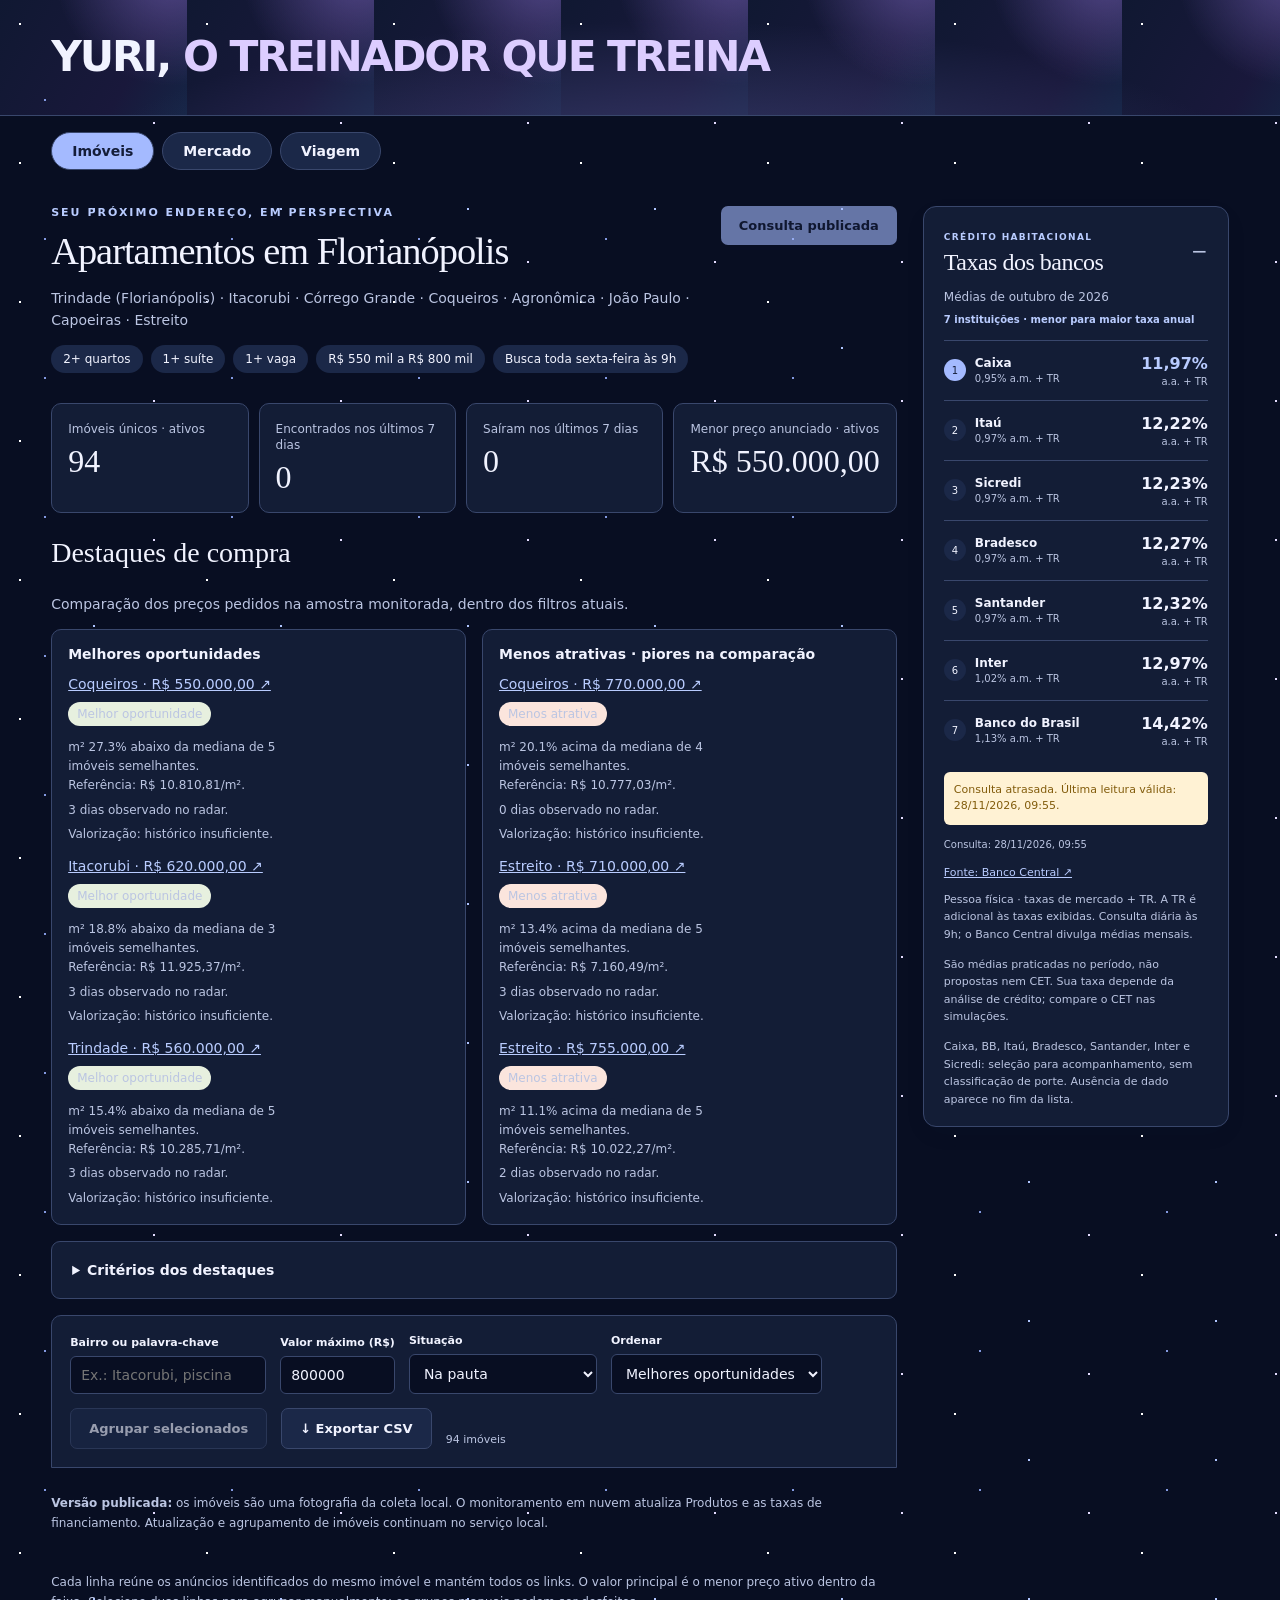
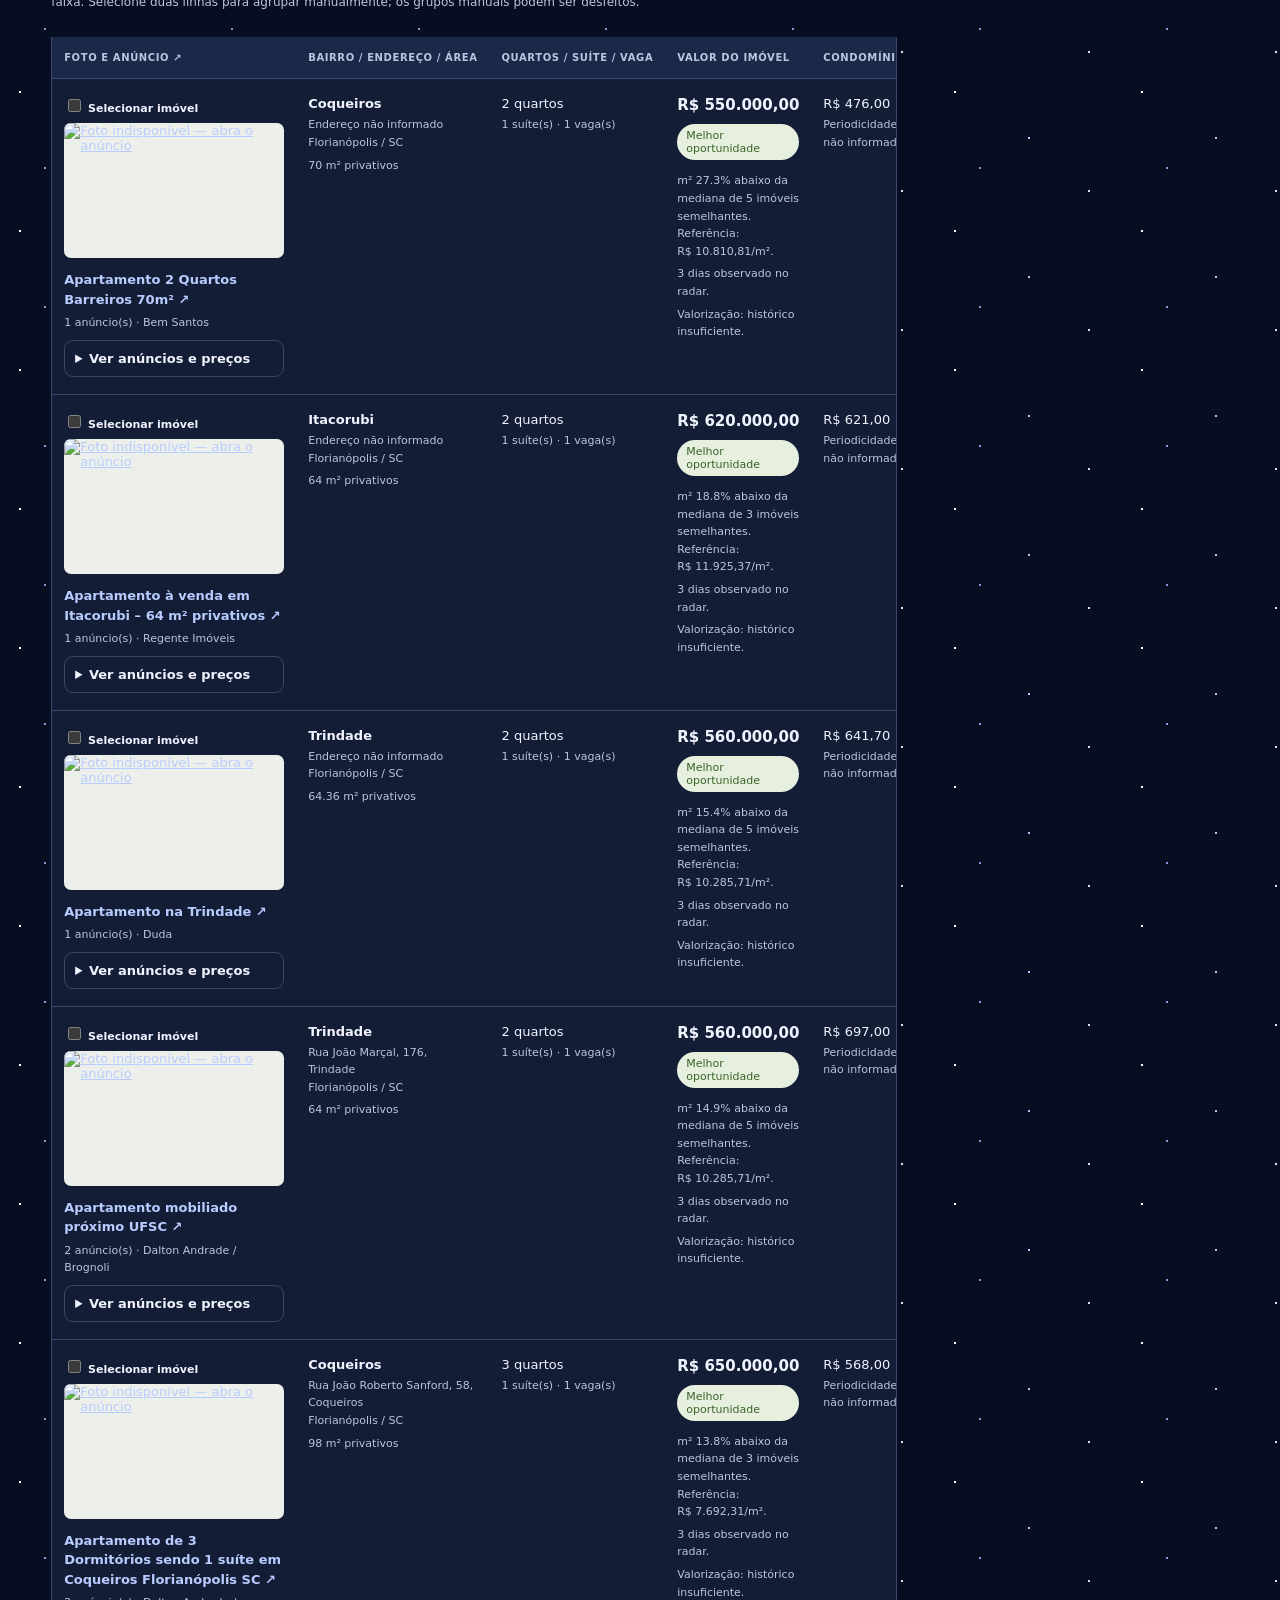
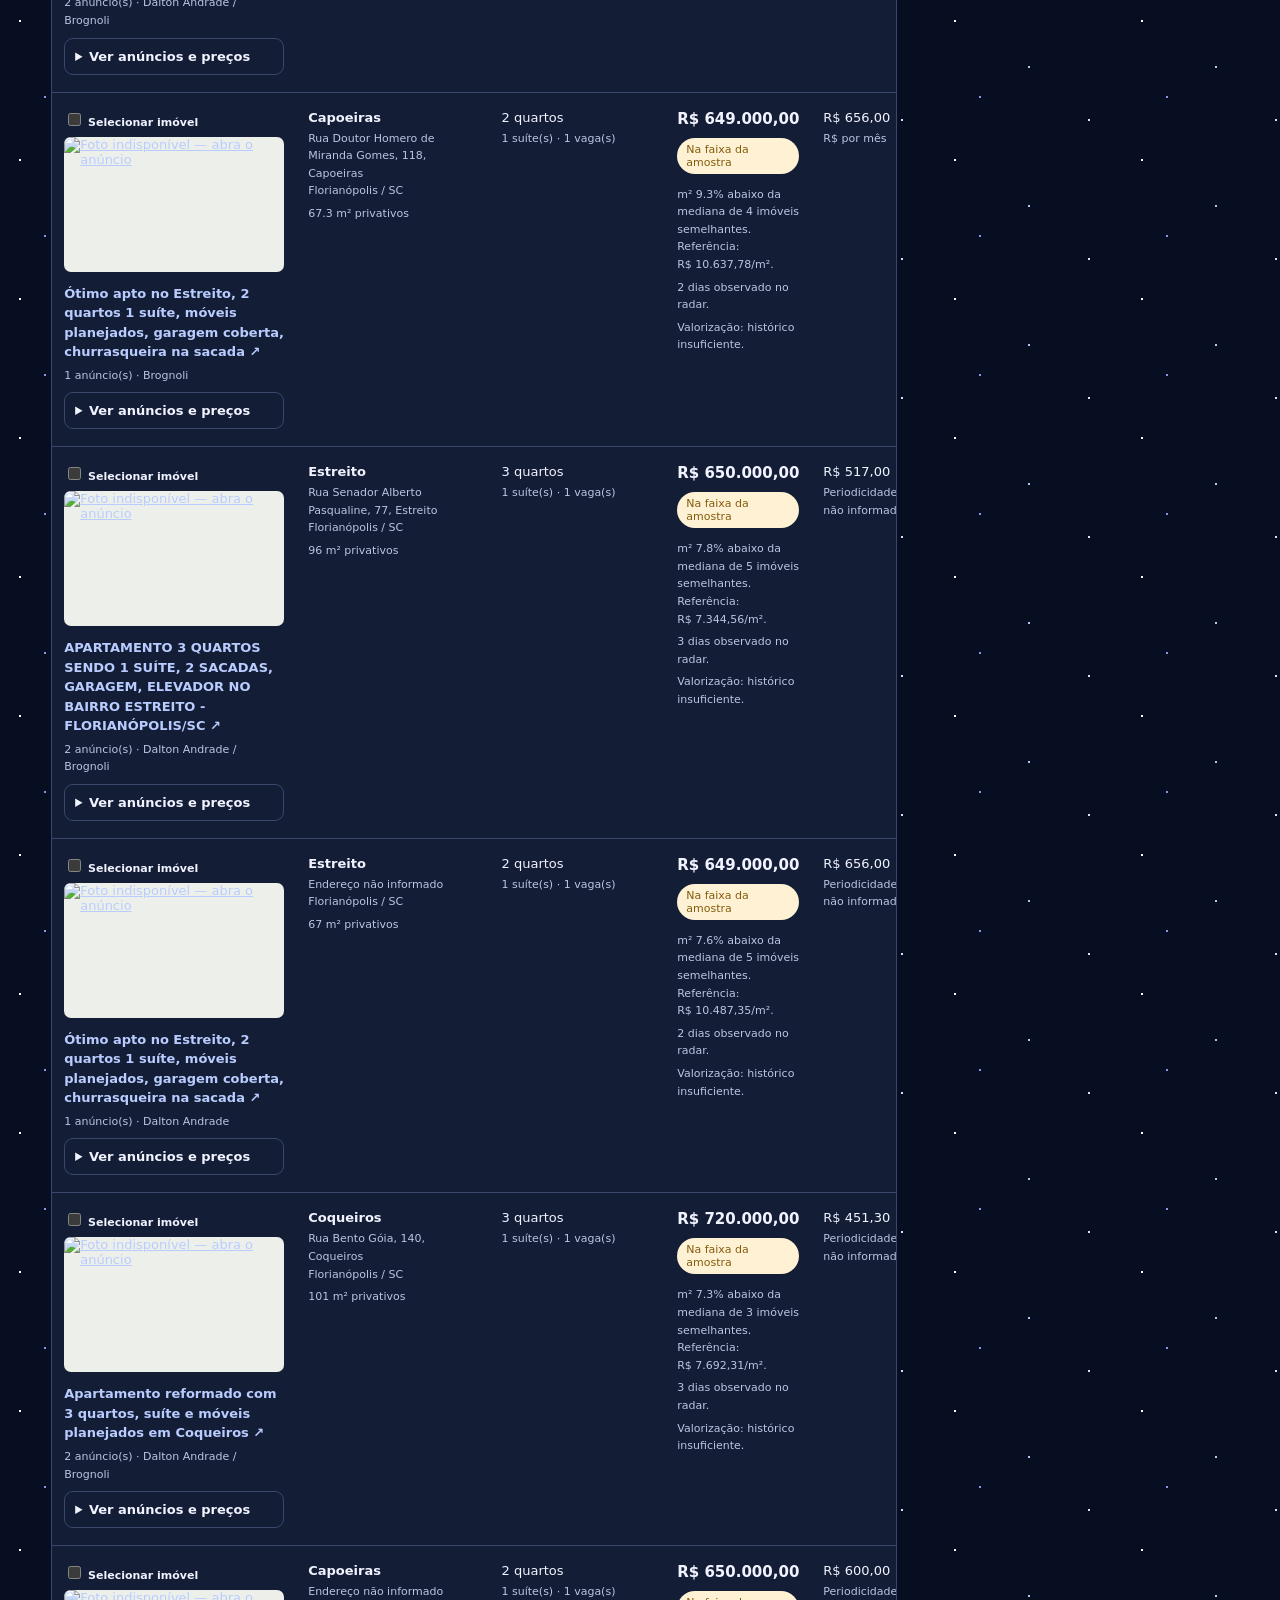
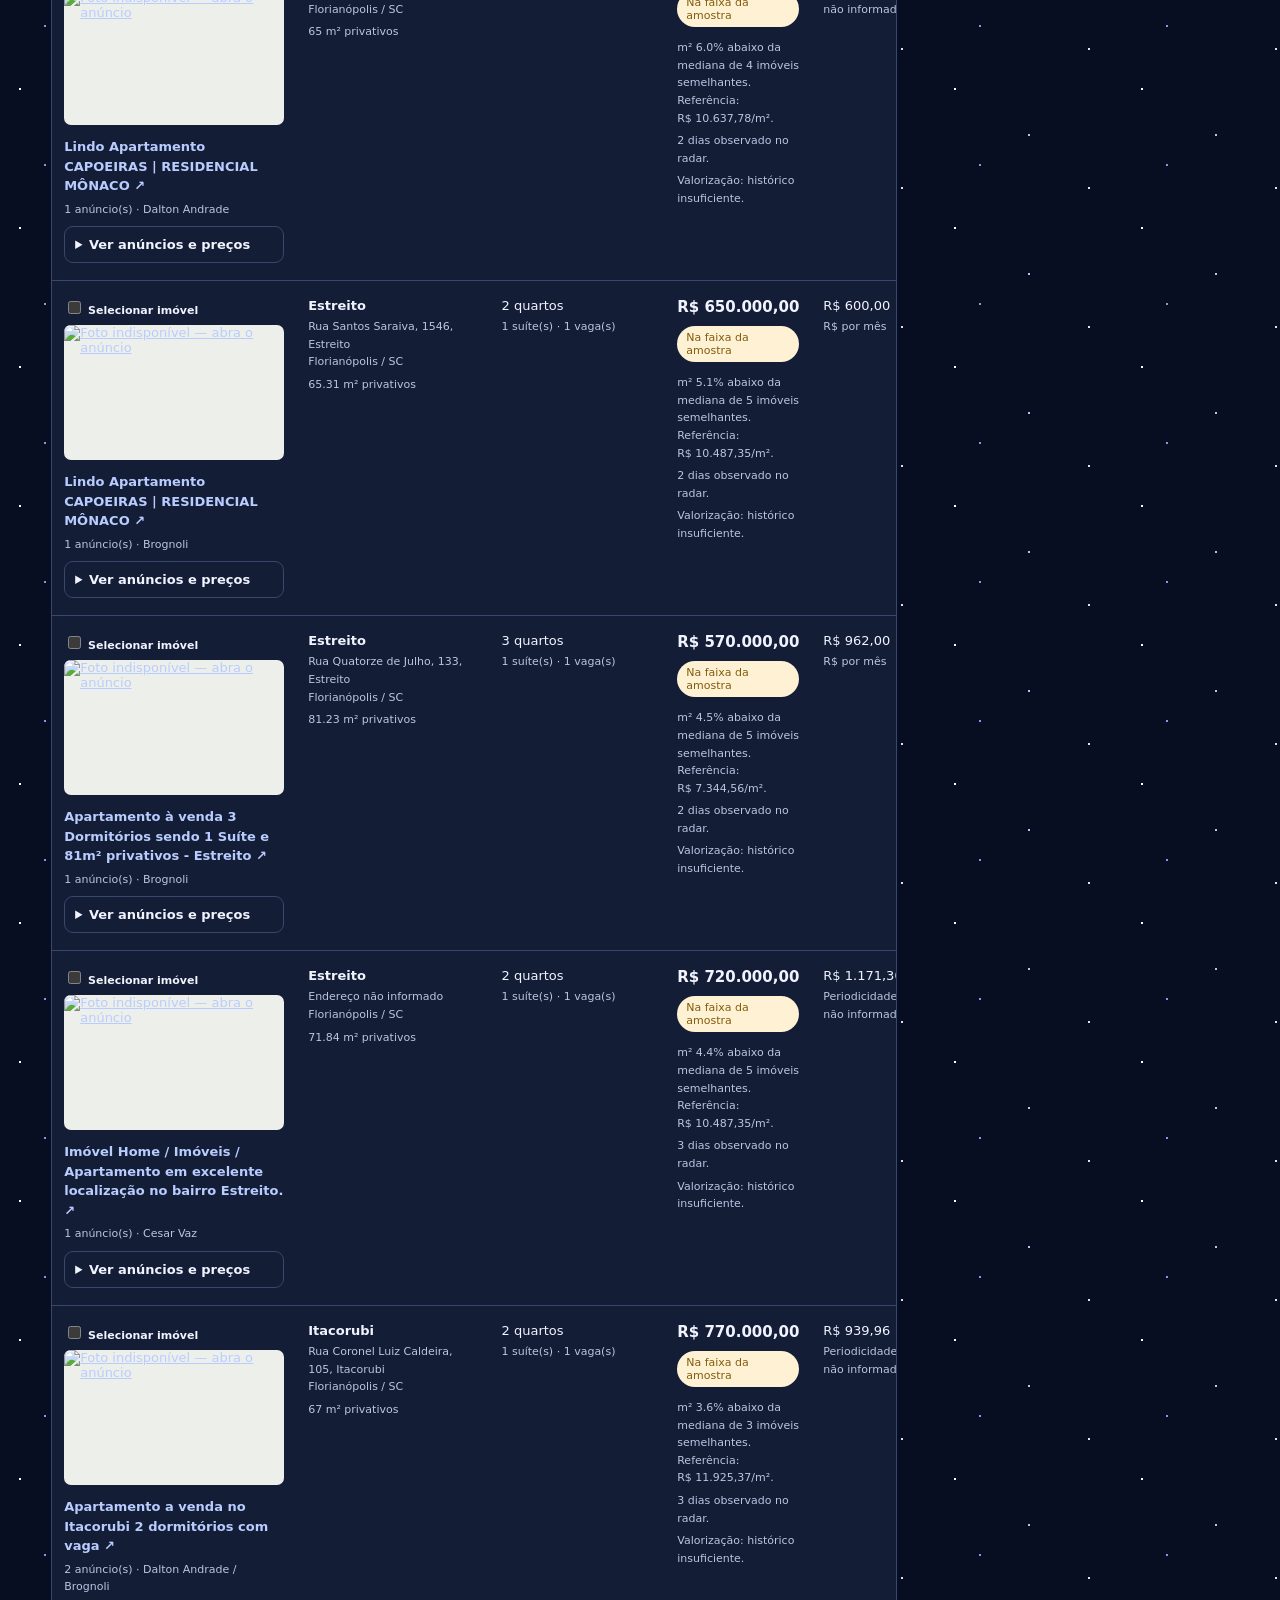
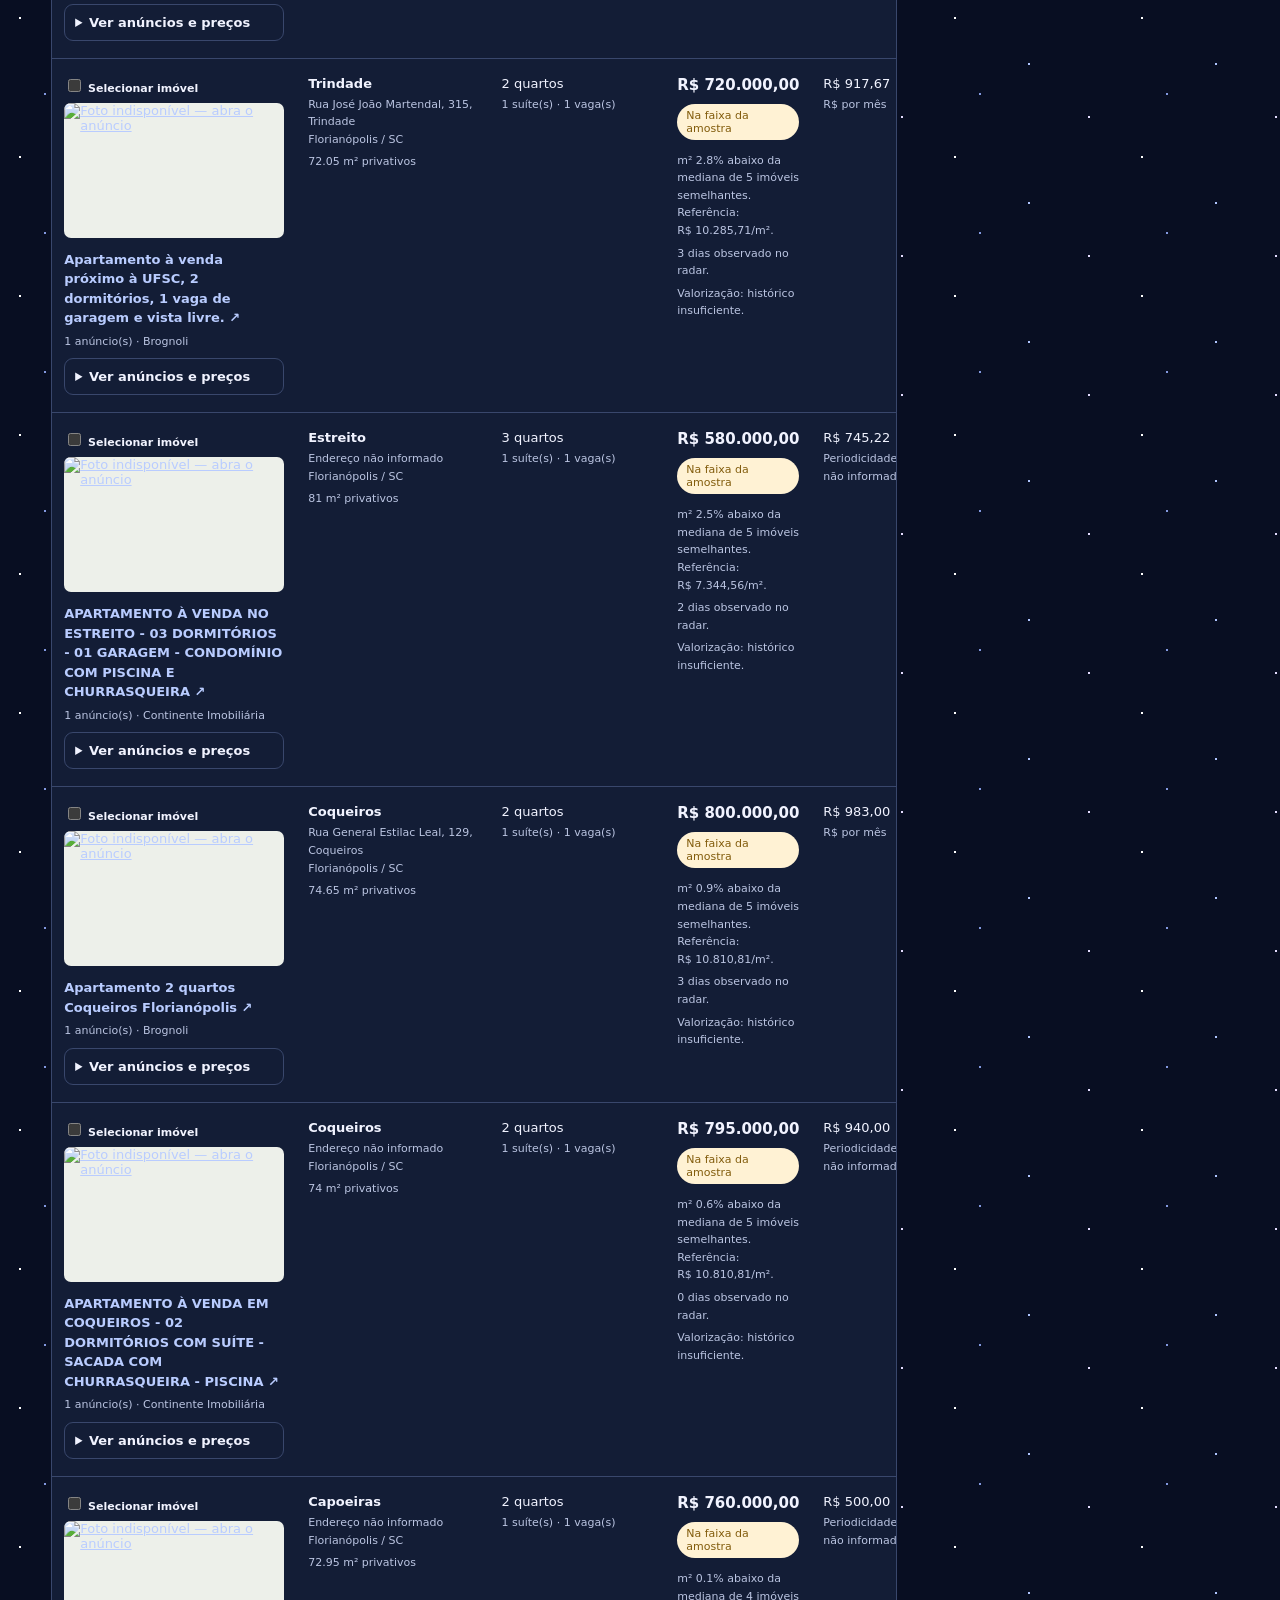
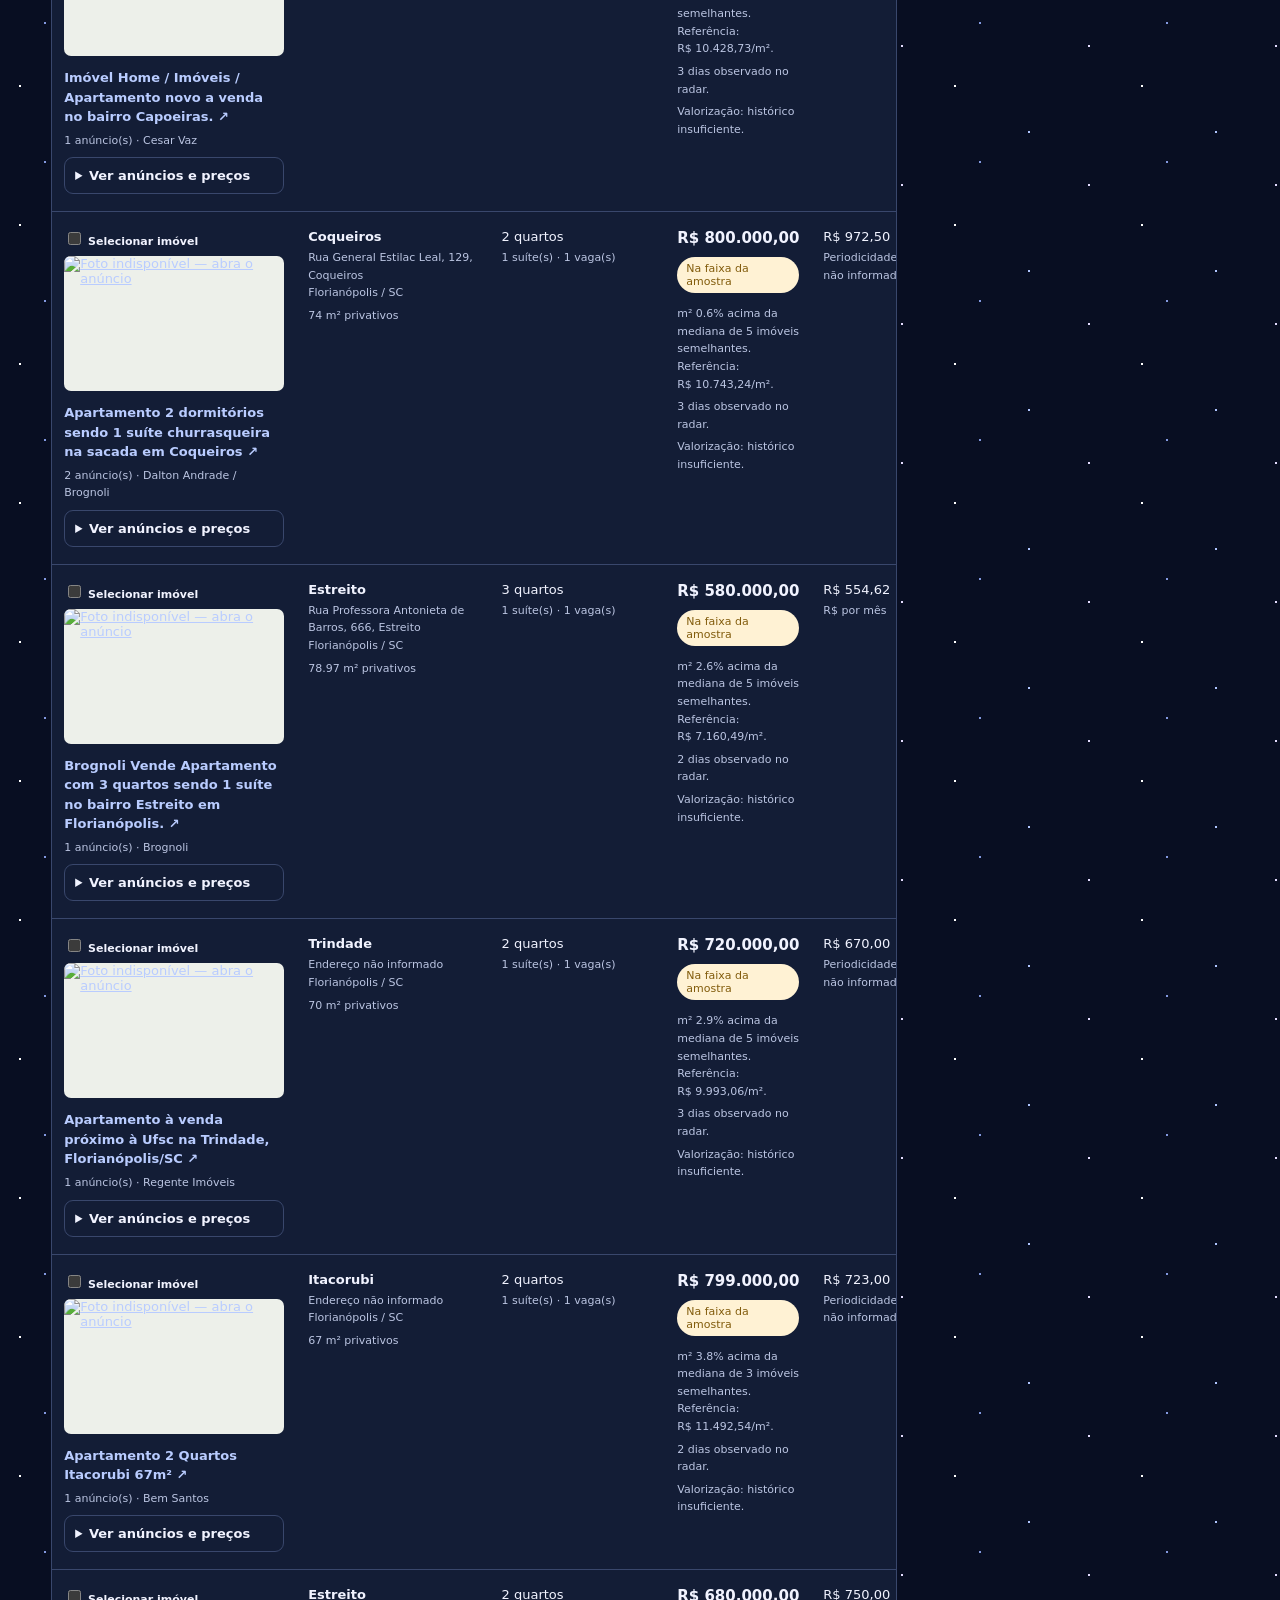
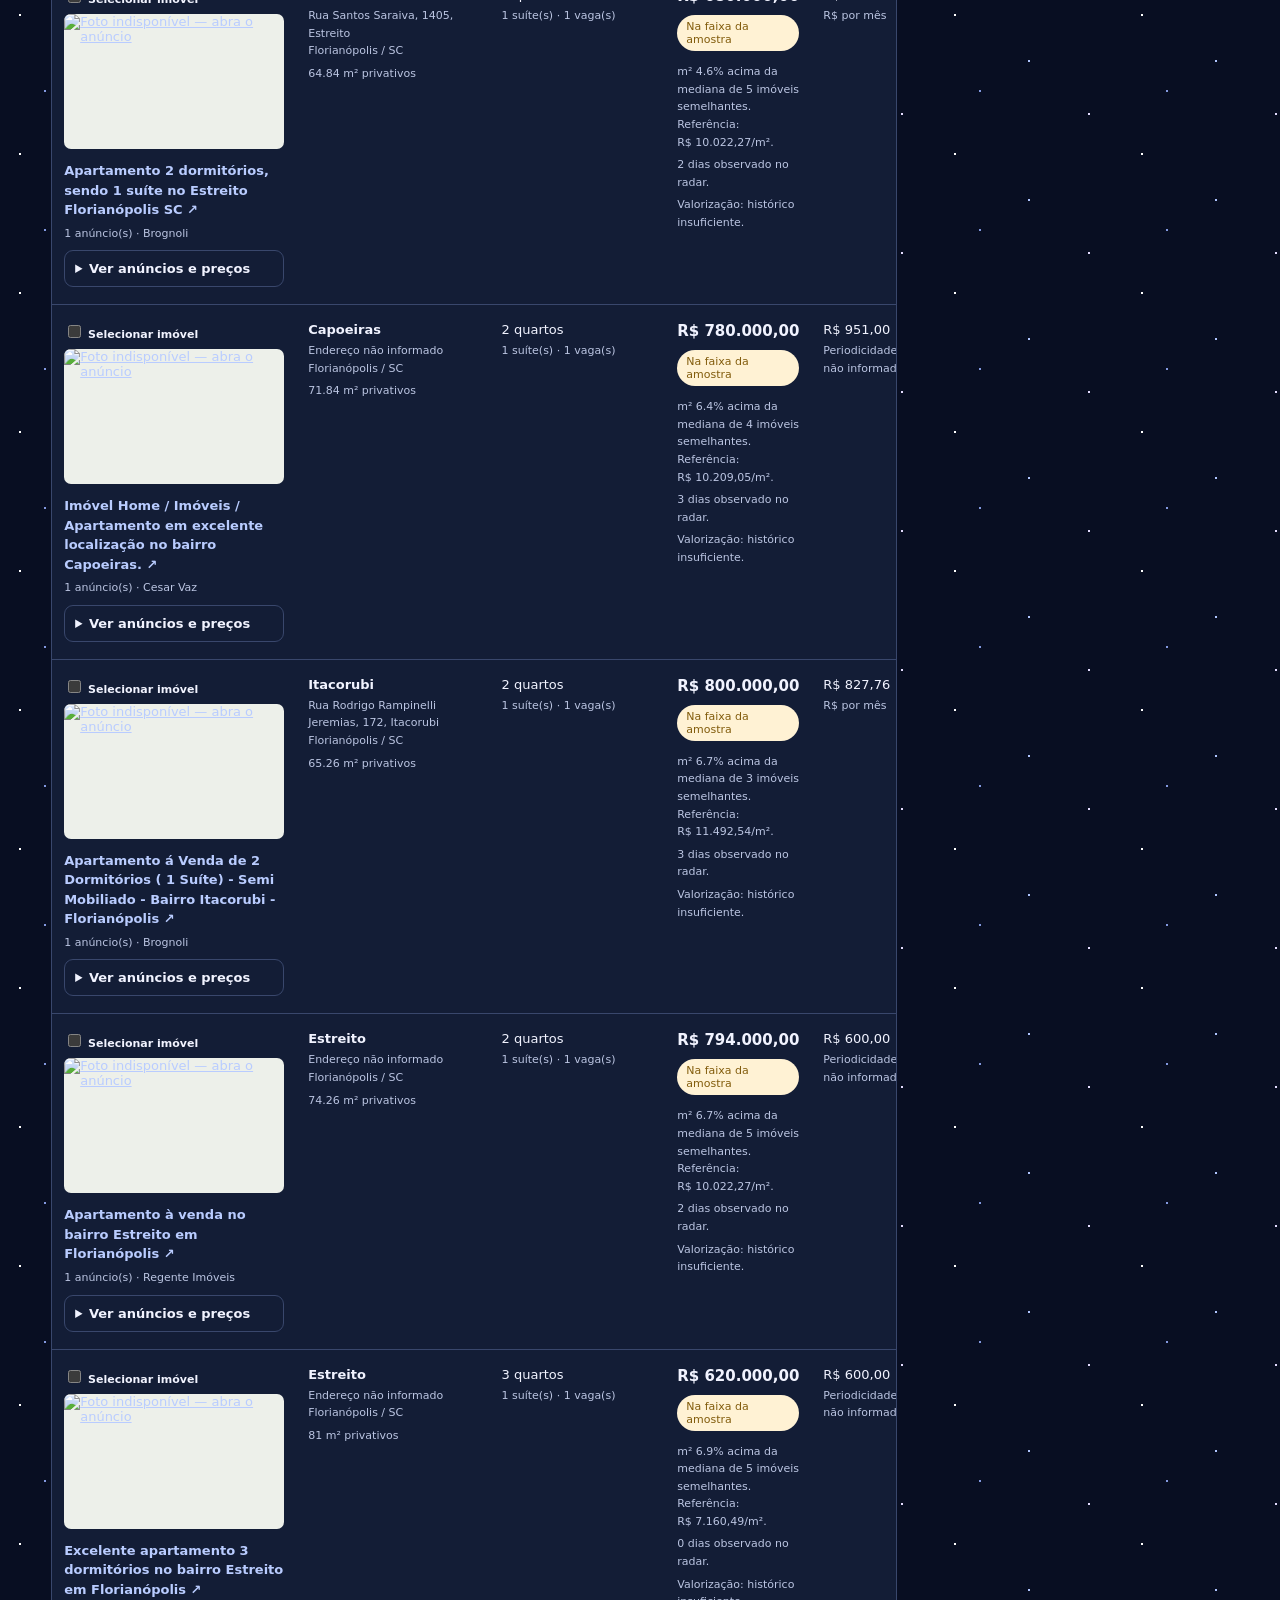
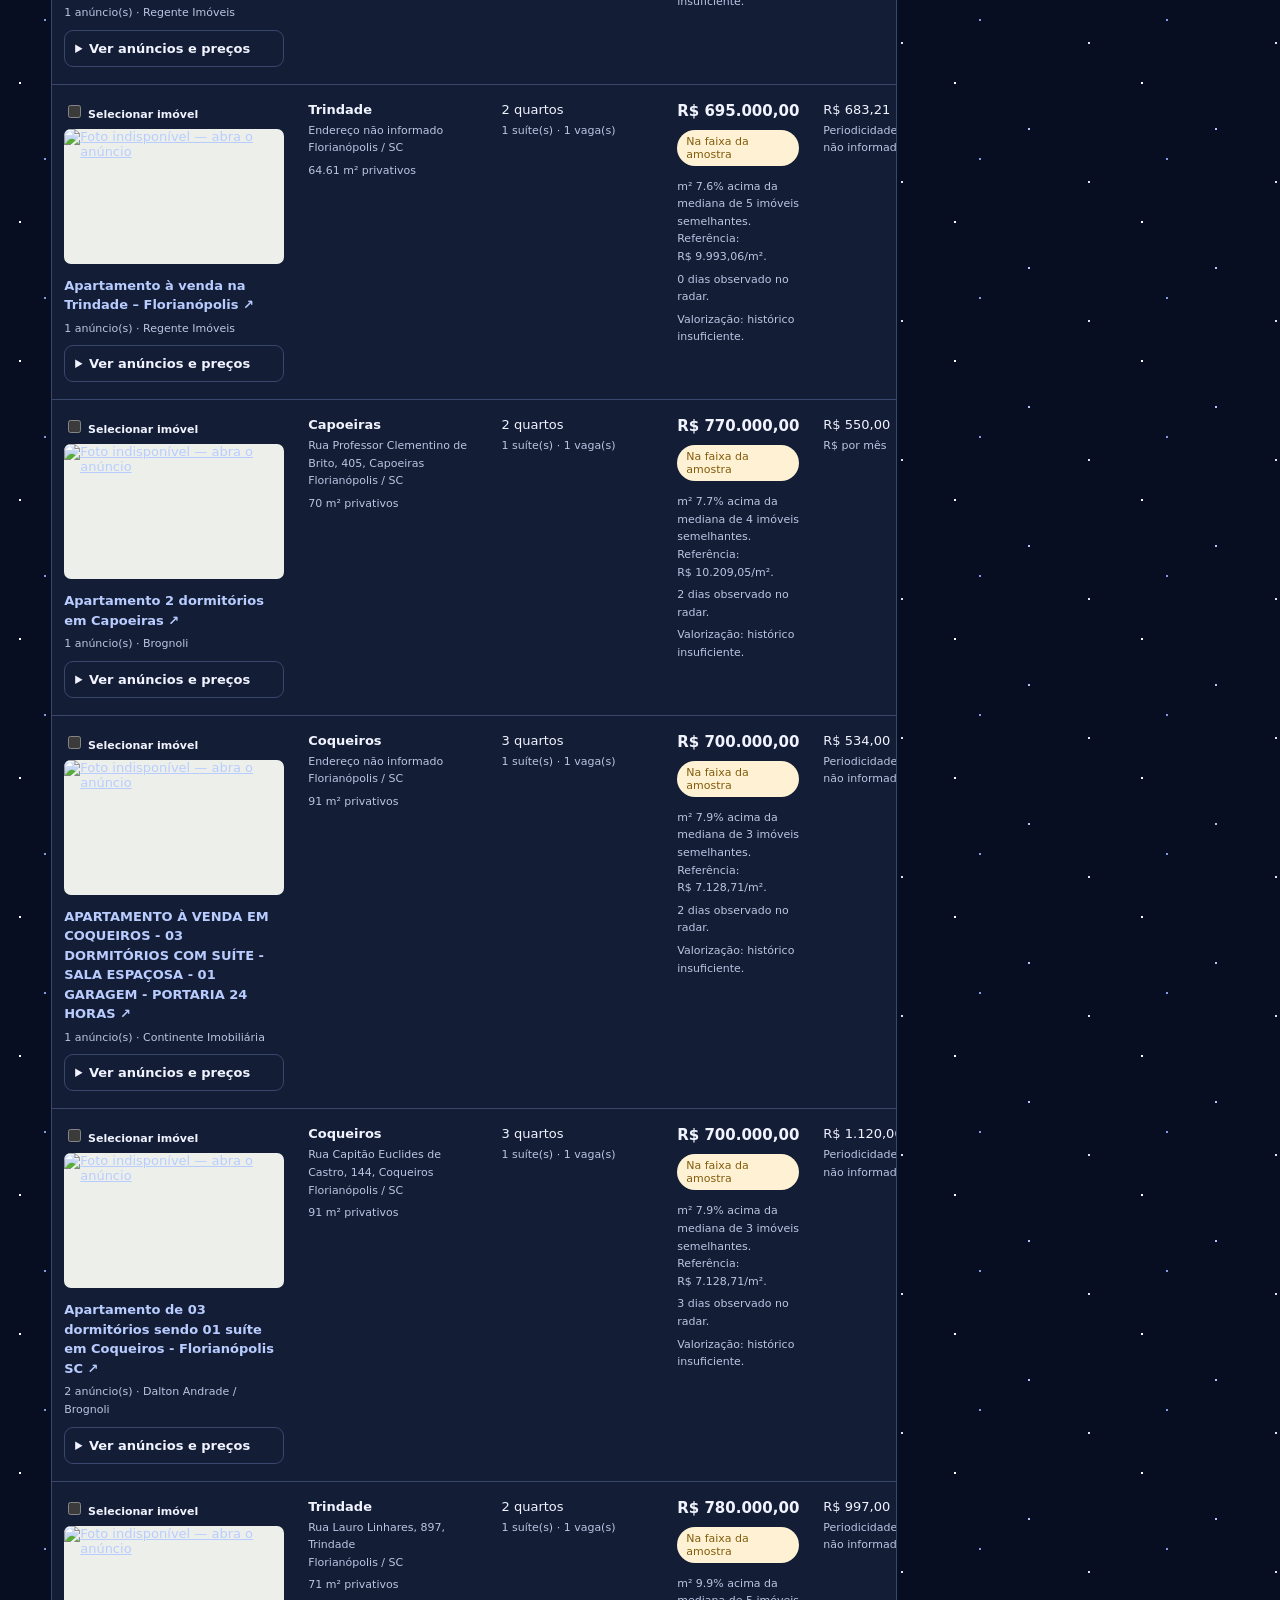
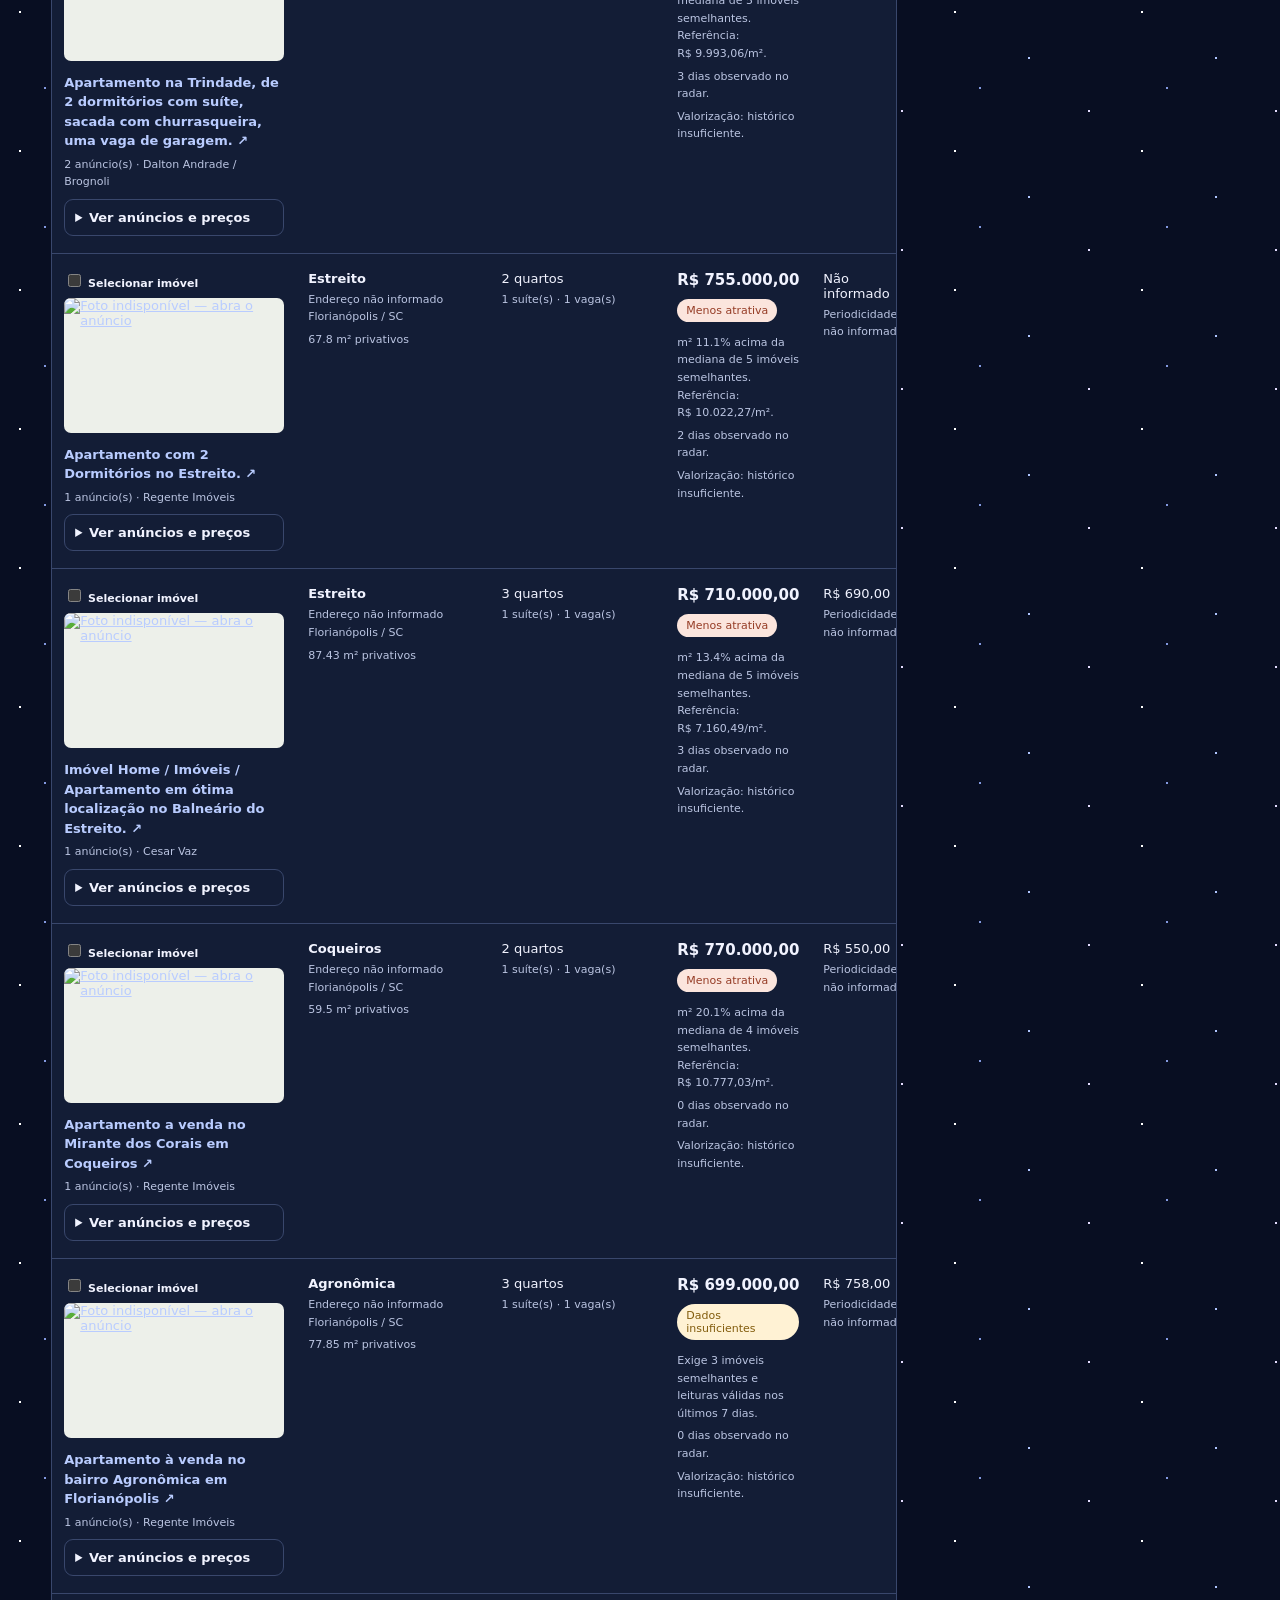
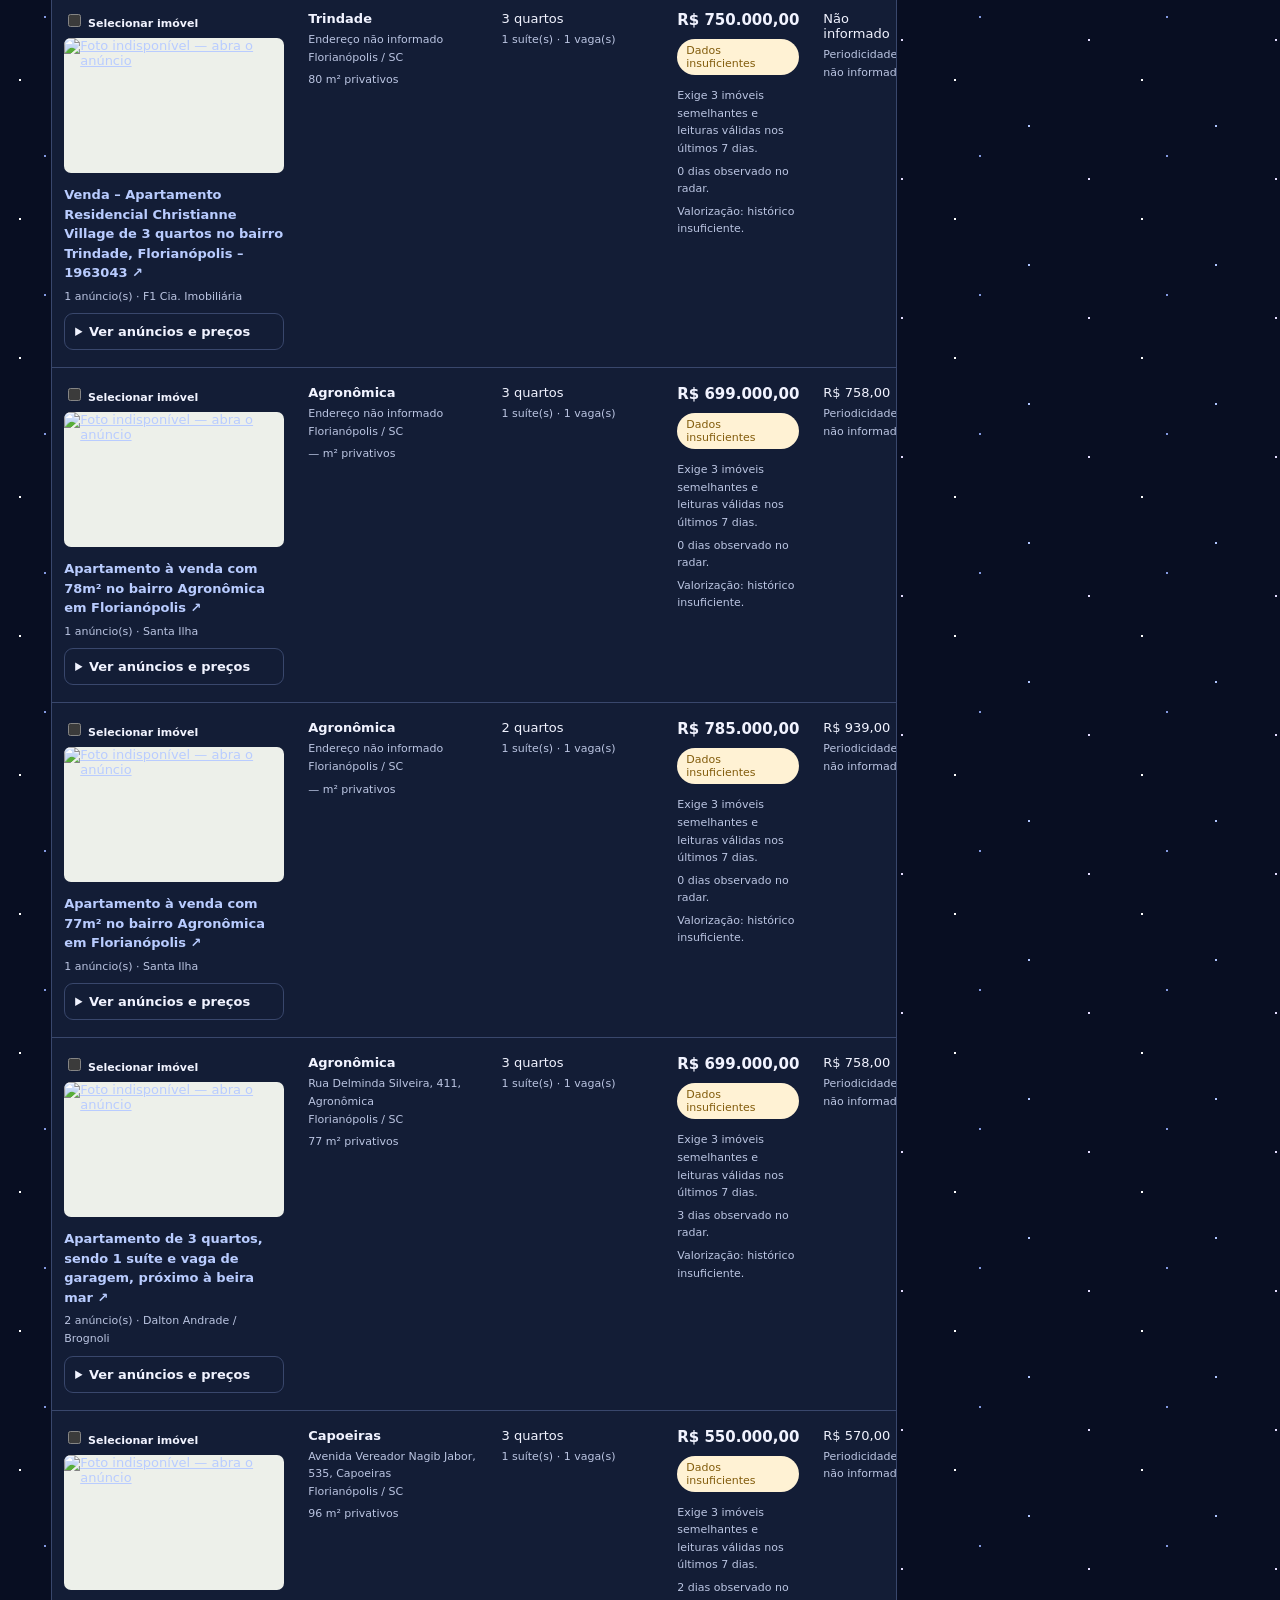
<file: radar/index.html>
<!doctype html>
<html lang="pt-BR"><head><meta charset="utf-8"><meta name="viewport" content="width=device-width,initial-scale=1"><title>YURI, O TREINADOR QUE TREINA</title>
<style>
:root{--ink:#183a3c;--muted:#667778;--green:#1d675b;--line:#dce4df;--paper:#f4f6f1}*{box-sizing:border-box}body{margin:0;background:var(--paper);color:var(--ink);font:14px system-ui,sans-serif}header{background:#123c3d;color:white;padding:23px 4vw;display:flex;justify-content:space-between;align-items:center}.brand{font:600 26px Georgia,serif;letter-spacing:-1px}.brand span{color:#b8d89a}.local{font-size:12px;border:1px solid #587879;border-radius:30px;padding:8px 14px}main{max-width:1600px;margin:auto;padding:36px 4vw}h1{font:normal clamp(30px,4vw,46px) Georgia,serif;margin:10px 0 14px;letter-spacing:-1px}.eyebrow{font-size:11px;letter-spacing:2px;font-weight:700;color:var(--green)}p{line-height:1.6;color:var(--muted)}.hero{display:flex;align-items:center;justify-content:space-between;gap:24px}.pills{display:flex;gap:8px;flex-wrap:wrap}.pill{background:#e3ebdf;padding:7px 12px;border-radius:20px;font-size:12px}button,.button{border:0;border-radius:7px;padding:12px 18px;cursor:pointer;font:600 13px system-ui;background:var(--green);color:white;text-decoration:none}button:disabled{opacity:.6;cursor:wait}.secondary{background:white;color:var(--ink);border:1px solid var(--line)}.stats{display:grid;grid-template-columns:repeat(4,1fr);gap:14px;margin:30px 0 24px}.stat{background:white;border:1px solid var(--line);padding:21px;border-radius:10px}.stat strong{display:block;font:32px Georgia,serif;margin-top:7px}.stat span{font-size:12px;color:var(--muted)}.tools{background:white;border:1px solid var(--line);padding:18px;border-radius:10px 10px 0 0;display:flex;align-items:end;gap:14px;flex-wrap:wrap}label{font-size:11px;font-weight:600;display:grid;gap:7px}input,select{font:14px system-ui;padding:10px;border:1px solid var(--line);border-radius:6px;background:white;color:var(--ink);max-width:220px}.tablewrap{overflow:auto;background:white;border:1px solid var(--line);border-top:0;border-radius:0 0 10px 10px}table{border-collapse:collapse;width:100%;min-width:1150px;text-align:left}th{font-size:10px;letter-spacing:.6px;text-transform:uppercase;color:var(--muted);background:#f9faf7;padding:15px 12px;white-space:nowrap}td{padding:17px 12px;border-top:1px solid #edf0ea;vertical-align:top;font-size:13px}td:first-child{width:270px}td:nth-child(8){min-width:230px}tr:hover td{background:#fafcf8}.photo{width:220px;height:135px;object-fit:cover;border-radius:7px;background:#edf0ea;display:block;margin-bottom:12px}a{color:var(--green)}.title{font-weight:650;line-height:1.5;text-decoration:none;display:block;max-width:235px}.sub{display:block;color:var(--muted);font-size:11px;line-height:1.6;margin-top:5px}.price{font-weight:700;white-space:nowrap;font-size:15px}.badge{display:inline-block;border-radius:20px;background:#e7f0df;color:#386327;font-size:11px;padding:5px 9px;margin:0 0 7px}.bad{background:#fbe5dd;color:#953c25}.warn{background:#fff2d4;color:#825c0c}.infra{line-height:1.7;color:#506866}.note{font-size:12px;padding:13px 0;line-height:1.7}.schedule{display:flex;gap:18px;flex-wrap:wrap;justify-content:space-between;font-size:12px;padding:16px 0;color:var(--muted)}details{margin-top:25px;background:white;border:1px solid var(--line);border-radius:9px;padding:20px}summary{font-weight:650;cursor:pointer}.event{padding:13px 0;border-bottom:1px solid var(--line);display:flex;gap:15px;align-items:start}.event a{overflow-wrap:anywhere}.empty{text-align:center;padding:50px;color:var(--muted)}footer{margin-top:35px;font-size:11px;color:var(--muted)}:focus-visible{outline:3px solid #d19a3a;outline-offset:3px}@media(max-width:700px){main{padding:25px 18px}.hero{align-items:start;flex-direction:column}.stats{grid-template-columns:repeat(2,1fr)}.tools label,input,select{max-width:100%;width:100%}.tools{align-items:stretch}.local{font-size:10px}header{padding:20px}.stat{padding:15px}}
.radar-tabs{display:flex;gap:8px;padding:16px 4vw 0}.radar-tabs a{padding:10px 20px;border-radius:20px;text-decoration:none;font-weight:650}.radar-tabs a[aria-current="page"]{background:var(--green);color:white}[hidden]{display:none!important}</style><link rel="stylesheet" href="./financiamento/widget.css"><link rel="stylesheet" href="./yuri.css?v=via-lactea"></head><body>
<header class="radar-brand"><div class="brand">YURI, <span>O TREINADOR QUE TREINA</span></div></header>
<nav class="radar-tabs" aria-label="Áreas do radar"><a href="#imoveis">Imóveis</a><a href="#mercado">Mercado</a><a href="#viagem">Viagem</a></nav>
<main id="apartmentsView"><div class="property-layout"><section class="property-content" aria-label="Imóveis acompanhados"><div class="hero"><div><div class="eyebrow">SEU PRÓXIMO ENDEREÇO, EM PERSPECTIVA</div><h1>Apartamentos em Florianópolis</h1><p>Trindade (Florianópolis) · Itacorubi · Córrego Grande · Coqueiros · Agronômica · João Paulo · Capoeiras · Estreito</p><div class="pills"><span class="pill">2+ quartos</span><span class="pill">1+ suíte</span><span class="pill">1+ vaga</span><span class="pill">R$ 550 mil a R$ 800 mil</span><span class="pill">Busca toda sexta-feira às 9h</span></div></div><button id="update">↻ Atualizar agora</button></div>
<div class="stats"><div class="stat"><span>Imóveis únicos · ativos</span><strong id="active">—</strong></div><div class="stat"><span>Encontrados nos últimos 7 dias</span><strong id="new">—</strong></div><div class="stat"><span>Saíram nos últimos 7 dias</span><strong id="out">—</strong></div><div class="stat"><span>Menor preço anunciado · ativos</span><strong id="lowest">—</strong></div></div>
<section id="opportunity-highlights" aria-label="Destaques de compra"></section><div class="tools"><label>Bairro ou palavra-chave<input id="search" placeholder="Ex.: Itacorubi, piscina"></label><label>Valor máximo (R$)<input id="max" type="number" min="550000" max="800000" value="800000"></label><label>Situação<select id="status"><option value="ativos">Na pauta</option><option value="todos">Todos</option><option value="novos">Entraram em 7 dias</option><option value="saiu">Saíram</option><option value="erro">Com falha de acesso</option></select></label><label>Ordenar<select id="sort"><option value="opportunity">Melhores oportunidades</option><option value="worst">Menos atrativas</option><option value="price">Menor preço</option><option value="price_desc">Maior preço</option><option value="sqm">Menor preço por m²</option><option value="first_seen">Mais recentes</option><option value="condo">Menor condomínio</option></select></label><button class="secondary" id="merge">Agrupar selecionados</button><button class="secondary" id="export">↓ Exportar CSV</button><span id="count" class="sub" role="status"></span></div>
<p class="note">Cada linha reúne os anúncios identificados do mesmo imóvel e mantém todos os links. O valor principal é o menor preço ativo dentro da faixa. Selecione duas linhas para agrupar manualmente; os grupos manuais podem ser desfeitos.</p><div class="tablewrap"><table><thead><tr><th>Foto e anúncio ↗</th><th>Bairro / endereço / área</th><th>Quartos / suíte / vaga</th><th>Valor do imóvel</th><th>Condomínio</th><th>IPTU</th><th>Preço por m²</th><th>Infraestrutura do condomínio</th><th>Acompanhamento</th></tr></thead><tbody id="rows"></tbody></table></div>
<div class="schedule"><span id="last">Carregando dados publicados…</span><span id="next"></span></div><div id="message" role="status"></div>
<p class="note">Busca em 30 imobiliárias com atuação na região, listadas abaixo. Seleção sem classificação comprovada de porte. Cada fonte tem alcance e situação de acesso próprios; consulte a cobertura abaixo. Cobertura parcial do mercado. “Entrou” significa encontrado pelo monitoramento, não a data original de publicação. Falhas de conexão não contam como saída. A ausência na busca também não conta como saída. IPTU com periodicidade não informada exige confirmação na imobiliária.</p>
<details open><summary>Cobertura das 30 imobiliárias</summary><div id="sources"></div></details><details><summary>Histórico de entradas, saídas e alterações</summary><div id="events"></div></details>
<details><summary>Como funciona a atualização</summary><p>Toda sexta-feira às 9h (horário de Brasília), o serviço busca novos anúncios nas 30 imobiliárias, revisita os imóveis acompanhados e registra os preços da semana, mesmo sem mudança de valor. Semanas em que o computador ficou desligado não recebem preços inventados. As variações confirmadas aparecem como adendo no próprio anúncio, somente quando o preço muda; registros sem alteração ficam guardados. A comparação é feita dentro de cada anúncio da mesma imobiliária. A saída é registrada quando a fonte declara indisponibilidade ou responde 404/410. Os registros e o histórico ficam salvos neste computador. Se o computador estiver desligado, a atualização pendente roda quando o serviço iniciar novamente. O servidor inicia automaticamente ao entrar na sua sessão.</p><p>Infraestrutura mostra apenas itens identificados como coletivos ou descritos no trecho do condomínio. “Não informada” significa que a fonte não forneceu dados reconhecíveis. Informações e disponibilidade devem ser confirmadas com o anunciante.</p></details>
</section><details class="mortgage-panel" id="mortgagePanel" open><summary><span><span class="eyebrow">CRÉDITO HABITACIONAL</span><h2>Taxas dos bancos</h2></span></summary><div class="mortgage-body"><p class="mortgage-reference" id="mortgageReference">Consultando taxas…</p><p class="mortgage-order">7 instituições · menor para maior taxa anual</p><ol class="mortgage-list" id="mortgageList"><li class="mortgage-empty">Carregando dados do Banco Central…</li></ol><p class="mortgage-alert" id="mortgageAlert" role="status" hidden></p><p class="mortgage-checked" id="mortgageChecked"></p><a class="mortgage-source" href="https://www.bcb.gov.br/estatisticas/reporttxjuros?codigoModalidade=903201&amp;codigoSegmento=1" target="_blank" rel="noopener noreferrer">Fonte: Banco Central ↗</a><p class="mortgage-method">Pessoa física · taxas de mercado + TR. A TR é adicional às taxas exibidas. Consulta diária às 9h; o Banco Central divulga médias mensais.</p><p class="mortgage-method">São médias praticadas no período, não propostas nem CET. Sua taxa depende da análise de crédito; compare o CET nas simulações.</p><p class="mortgage-method">Caixa, BB, Itaú, Bradesco, Santander, Inter e Sicredi: seleção para acompanhamento, sem classificação de porte. Ausência de dado aparece no fim da lista.</p></div></details></div><footer>YURI, O TREINADOR QUE TREINA · Consulta pública · Sem cadastro · Fotos e anúncios pertencem aos respectivos anunciantes</footer></main>
<section id="marketView" hidden><iframe title="Mercado · Compras do mês" data-src="./mercado/index.html?v=brasil" style="width:100%;height:calc(100vh - 150px);min-height:700px;border:0"></iframe></section>
<section id="travelView" hidden><iframe title="Viagem · Ofertas de resorts 2027" data-src="./viagem/index.html?v=via-lactea" style="width:100%;height:calc(100vh - 150px);min-height:700px;border:0"></iframe></section>
<script>
function switchRadar(){
  const hash=({"#turismo":"#viagem","#produtos":"#mercado"})[location.hash] || location.hash;
  const tab=["#mercado","#viagem"].includes(hash)?hash:"#imoveis";
  for(const [name,id] of [["#imoveis","apartmentsView"],["#mercado","marketView"],["#viagem","travelView"]]){
    document.getElementById(id).hidden=name!==tab;
  }
  if(tab==="#viagem" || tab==="#mercado"){
    const frame=document.querySelector(tab==="#mercado"?"#marketView iframe":"#travelView iframe");
    if(!frame.hasAttribute("src"))frame.src=frame.dataset.src;
  }
  document.querySelectorAll(".radar-tabs a").forEach(a=>a.setAttribute("aria-current",a.hash===tab?"page":"false"));
}addEventListener("hashchange",switchRadar);switchRadar();

const $=s=>document.querySelector(s);let data={properties:[],events:[],history:[],archive:[],sources:[]},visible=[],selected=new Set();
const esc=s=>String(s??'').replace(/[&<>"']/g,c=>({'&':'&amp;','<':'&lt;','>':'&gt;','"':'&quot;',"'":'&#39;'}[c]));
const money=n=>n===null||n===undefined?'Não informado':Number(n).toLocaleString('pt-BR',{style:'currency',currency:'BRL',maximumFractionDigits:2});
const date=s=>s?new Date(s).toLocaleString('pt-BR'):'Ainda não executada';const recent=s=>Date.now()-new Date(s).getTime()<7*86400000;
const safe=u=>{try{let x=new URL(u);return x.protocol==='https:'?esc(u):''}catch{return ''}};
function render(){
let active=data.properties.filter(d=>d.status==='ativo');$('#active').textContent=active.length;$('#new').textContent=data.properties.filter(d=>recent(d.first_seen)).length;$('#out').textContent=data.properties.filter(d=>d.status==='saiu'&&data.events.some(e=>e.kind==='saiu'&&recent(e.time)&&d.listings.some(l=>l.url===e.url))).length;$('#lowest').textContent=active.some(d=>d.price)?money(Math.min(...active.filter(d=>d.price).map(d=>Number(d.price)))):'—';
let q=$('#search').value.toLocaleLowerCase(),max=Math.min(800000,Math.max(550000,Number($('#max').value)||800000)),s=$('#status').value;
visible=data.properties.filter(d=>(s==='todos'||s==='ativos'&&d.status==='ativo'||s==='novos'&&recent(d.first_seen)||s==='saiu'&&d.status==='saiu'||s==='erro'&&d.error)&&(!max||d.price&&Number(d.price)<=max)&&JSON.stringify([d.title,d.neighborhood,d.infra]).toLocaleLowerCase().includes(q));
let sort=$('#sort').value;visible.sort((a,b)=>sort==='opportunity'?(b.opportunity?.score??-Infinity)-(a.opportunity?.score??-Infinity):sort==='worst'?(a.opportunity?.score??Infinity)-(b.opportunity?.score??Infinity):sort==='first_seen'?new Date(b.first_seen)-new Date(a.first_seen):sort==='price_desc'?(b.price??-Infinity)-(a.price??-Infinity):sort==='sqm'?(a.area&&a.price?a.price/a.area:Infinity)-(b.area&&b.price?b.price/b.area:Infinity):(a[sort]??Infinity)-(b[sort]??Infinity));
renderHighlights();
$('#count').textContent=visible.length+' imóveis';$('#rows').innerHTML=visible.map(d=>`<tr><td><label style="display:block;margin-bottom:8px"><input type="checkbox" class="select-property" data-id="${esc(d.group_id)}" ${selected.has(d.group_id)?'checked':''} style="width:auto"> Selecionar imóvel</label><a href="${safe(d.url)}" target="_blank" rel="noopener noreferrer">${d.photo?`<img class="photo" loading="lazy" src="${d.photo_local?esc(d.photo_local):safe(d.photo)}" alt="Foto do apartamento em ${esc(d.neighborhood)}">`:''}</a><a class="title" href="${safe(d.url)}" target="_blank" rel="noopener noreferrer">${esc(d.title)} ↗</a><span class="sub">${d.listings.length} anúncio(s) · ${esc([...new Set(d.listings.map(l=>l.source))].join(' / '))}</span><details style="padding:10px;margin-top:8px"><summary>Ver anúncios e preços</summary>${d.listings.map(l=>`<p><a href="${safe(l.url)}" target="_blank" rel="noopener noreferrer">${esc(l.source)} · ${money(l.price)} ↗</a><span class="sub">Condomínio: ${money(l.condo)} · IPTU: ${money(l.iptu)} · ${esc(l.status)}</span></p>`).join('')}${d.listings.length>1?`<button class="secondary unmerge" data-id="${esc(d.group_id)}">Desfazer grupo manual</button>`:''}<p class="sub">Agrupamento automático por referência compartilhada confirmada, unidade explícita ou endereço, características e duas fotos coincidentes. Grupos manuais usam sua confirmação.</p></details>${priceAddendum(d)}</td><td><b>${esc(d.neighborhood)}</b><span class="sub">${esc(d.address||'Endereço não informado')}<br>${esc(d.city||'Município não confirmado')} / SC</span><span class="sub">${esc(d.area??'—')} m² privativos</span></td><td>${d.bedrooms} quartos<span class="sub">${d.suites} suíte(s) · ${d.parking} vaga(s)</span></td><td class="price">${money(d.price)}${opportunityNote(d)}</td><td>${money(d.condo)}<span class="sub">${esc(d.condo_period)}</span></td><td>${money(d.iptu)}<span class="sub">${esc(!d.iptu_period||d.iptu_period==='R$'?'Periodicidade não informada':d.iptu_period)}</span></td><td>${d.area&&d.price?money(d.price/d.area):'—'}</td><td class="infra">${d.infra.length?d.infra.map(esc).join(' · '):'Não informada'}</td><td><span class="badge ${d.status==='saiu'?'bad':''}">${esc(d.status)}</span>${d.error?`<br><span class="badge warn">Verificação pendente</span><span class="sub">${esc(d.error)}</span>`:''}<span class="sub">Encontrado: ${date(d.first_seen)}<br>Última leitura: ${date(d.last_seen)}</span></td></tr>`).join('')||'<tr><td colspan="9" class="empty">Nenhum imóvel nesta seleção. A primeira coleta pode levar alguns minutos.</td></tr>';
$('#rows').querySelectorAll('.select-property').forEach(box=>box.onchange=()=>{if(box.checked)selected.add(box.dataset.id);else selected.delete(box.dataset.id)});
$('#rows').querySelectorAll('.unmerge').forEach(b=>b.onclick=async()=>{let d=data.properties.find(p=>p.group_id===b.dataset.id);await action('/api/unmerge',{urls:d.listings.map(l=>l.url)});selected.clear();await load()});
renderSources();
$('#rows').querySelectorAll('img').forEach(img=>img.onerror=()=>{img.alt='Foto indisponível — abra o anúncio';img.removeAttribute('src')});
$('#last').textContent=(data.running?'⟳ Atualização em andamento · ':'')+'Último ciclo: '+date(data.last_run);$('#next').textContent='Imóveis: fotografia da coleta local';$('#update').disabled=true;
$('#message').textContent=(data.errors||[]).join(' · ');$('#events').innerHTML=data.events.map(e=>`<div class="event"><span class="badge ${e.kind==='saiu'?'bad':''}">${esc(e.kind)}</span><div><a href="${safe(e.url)}" target="_blank" rel="noopener noreferrer">${esc(data.properties.find(d=>d.url===e.url)?.title||e.url)} ↗</a><span class="sub">${date(e.time)} · ${esc(e.detail)}</span></div></div>`).join('')||'<p>O histórico aparecerá após a primeira coleta.</p>';
}

function downloadCsv(name,rows){const cell=v=>'"'+String(v??'').replace(/^[=+@-]/,"'").replace(/"/g,'""')+'"';let url=URL.createObjectURL(new Blob(['\ufeff'+rows.map(r=>r.map(cell).join(';')).join('\r\n')],{type:'text/csv;charset=utf-8'}));let a=document.createElement('a');a.href=url;a.download=name;a.click();setTimeout(()=>URL.revokeObjectURL(url),1000)}
async function action(url,body){let r=await fetch(url,{method:'POST',headers:{'X-Floripa':'1','Content-Type':'application/json'},body:JSON.stringify(body)});if(!r.ok)throw Error('Não foi possível salvar a alteração')}
function opportunityNote(d){
 const o=d.opportunity;if(!o)return '';
 const bad=o.label==='Menos atrativa',good=o.label==='Melhor oportunidade';
 return `<div style="font-weight:400;white-space:normal;max-width:240px;margin-top:10px"><span class="badge ${bad?'bad':good?'':'warn'}">${esc(o.label)}</span>${o.gap_pct!=null?`<span class="sub">m² ${Math.abs(o.gap_pct).toFixed(1)}% ${o.gap_pct<0?'abaixo':'acima'} da mediana de ${o.peers} imóveis semelhantes.<br>Referência: ${money(o.median_sqm)}/m².</span>`:'<span class="sub">Exige 3 imóveis semelhantes e leituras válidas nos últimos 7 dias.</span>'}<span class="sub">${o.observed_days??'—'} dias observado no radar${o.observed_days>=60?' · possível margem para negociação; confirmar motivo da permanência':''}.</span><span class="sub">${o.trend_pct==null?'Valorização: histórico insuficiente.':`Variação dos preços pedidos dos mesmos comparáveis: ${o.trend_pct.toFixed(1)}% em cerca de ${o.trend_days} dias (${o.trend_peers} imóveis).`}</span></div>`;
}
function renderHighlights(){
 const candidates=visible.filter(d=>d.status==='ativo');
 const card=(title,label,reverse)=>{let items=candidates.filter(d=>d.opportunity?.label===label).sort((a,b)=>reverse?a.opportunity.score-b.opportunity.score:b.opportunity.score-a.opportunity.score).slice(0,3);return `<div class="stat"><b>${title}</b>${items.map(d=>`<div style="padding-top:14px"><a href="${safe(d.url)}" target="_blank" rel="noopener noreferrer">${esc(d.neighborhood)} · ${money(d.price)} ↗</a>${opportunityNote(d)}</div>`).join('')||'<p>Nenhum imóvel com evidência suficiente nesta seleção.</p>'}</div>`};
 $('#opportunity-highlights').innerHTML=`<h2 style="font:28px Georgia,serif">Destaques de compra</h2><p>Comparação dos preços pedidos na amostra monitorada, dentro dos filtros atuais.</p><div style="display:grid;grid-template-columns:repeat(auto-fit,minmax(260px,1fr));gap:16px">${card('Melhores oportunidades','Melhor oportunidade',false)}${card('Menos atrativas · piores na comparação','Menos atrativa',true)}</div><details style="margin:16px 0"><summary>Critérios dos destaques</summary><p>Comparamos imóveis únicos do mesmo bairro, com o mesmo número de quartos, suítes e vagas, e área entre 75% e 125% da área do imóvel. Exigimos pelo menos 3 outros comparáveis ativos, sem falha de consulta, com leitura nos últimos 7 dias. Cada imóvel é excluído da própria referência. A mediana é calculada antes dos filtros de tela e restrita ao estoque monitorado de R$ 550 mil a R$ 800 mil.</p><p>Preço por m² pelo menos 10% abaixo da mediana sinaliza melhor oportunidade; pelo menos 10% acima sinaliza menor atratividade. A pontuação começa pelo desconto percentual; 60+ dias observado com desconto de 10% ou mais acrescentam 5 pontos. Permanência pode favorecer negociação e também exigir investigação. A data é a primeira observação no radar, não a publicação do anúncio.</p><p>Quando houver 3 comparáveis com observações dos mesmos anúncios separadas por pelo menos 90 dias, mostramos a mediana da variação dos preços pedidos e acrescentamos essa variação à pontuação, limitada a ±10 pontos. Essa variação não comprova valorização nem prevê retorno. Sem histórico suficiente, esse critério não pesa. Não avaliamos conservação, andar, vista, documentação ou preço de fechamento. Referência metodológica: <a href="https://www.fipe.org.br/pt-br/indices/fipezap/" target="_blank" rel="noopener noreferrer">FipeZap · preços anunciados</a>.</p></details>`;
}
function priceChanges(d){
 const changes=[];
 for(const listing of d.listings){
  const readings=(d.history||[]).filter(h=>h.url===listing.url&&!h.error&&Number(h.price)>0).map(h=>({time:h.observed_at,price:Number(h.price)}));
  if(!listing.error&&Number(listing.price)>0)readings.push({time:listing.last_seen,price:Number(listing.price)});
  readings.sort((a,b)=>new Date(a.time)-new Date(b.time));
  let previous=null;
  for(const reading of readings){if(previous&&reading.time!==previous.time&&reading.price!==previous.price)changes.push({url:listing.url,source:listing.source,time:reading.time,old:previous.price,price:reading.price});previous=reading;}
  for(const event of (data.price_changes||[]).filter(e=>e.url===listing.url)){
   const values=event.detail.split(' → ').map(Number);
   if(values.length===2&&values.every(v=>Number.isFinite(v)&&v>0)&&values[0]!==values[1])changes.push({url:listing.url,source:listing.source,time:event.time,old:values[0],price:values[1]});
  }
 }
 return changes.filter((c,i,all)=>!all.slice(0,i).some(x=>x.url===c.url&&x.old===c.old&&x.price===c.price&&x.time===c.time)).sort((a,b)=>new Date(b.time)-new Date(a.time));
}
function priceAddendum(d){
 const changes=priceChanges(d);if(!changes.length)return '';
 return `<aside class="price-addendum" style="border-top:1px solid var(--line);margin-top:12px;padding-top:10px"><b>Variação de preço</b>${changes.map(c=>`<p class="sub">${esc(c.source)} · ${date(c.time)}<br>${money(c.old)} → ${money(c.price)}<br>${c.price>c.old?'+':''}${money(c.price-c.old)} (${((c.price-c.old)/c.old*100).toLocaleString('pt-BR',{maximumFractionDigits:2})}%)</p>`).join('')}</aside>`;
}
function renderSources(){
$('#sources').innerHTML=(data.sources||[]).map(s=>`<div class="event"><a href="${safe(s.url)}" target="_blank" rel="noopener noreferrer">${esc(s.name)} ↗</a><div><span class="badge ${s.status==='ok'?'':'warn'}">${esc(s.status||'Aguardando coleta')}</span><span class="sub">${esc(s.detail||'')} · ${s.updated_at?date(s.updated_at):'Ainda não consultada'}<br>${s.matches??0} anúncios dentro dos filtros</span></div></div>`).join('');
}
$('#merge').onclick=async()=>{let groups=data.properties.filter(d=>selected.has(d.group_id));if(groups.length<2){$('#message').textContent='Selecione pelo menos dois imóveis para agrupar.';return}try{await action('/api/merge',{urls:groups.flatMap(d=>d.listings.map(l=>l.url))});selected.clear();await load()}catch(e){$('#message').textContent=e.message}};
async function load(){try{const r=await fetch('./imoveis.json');if(!r.ok)throw Error();data=await r.json();render()}catch{$('#message').textContent='Não foi possível acessar o serviço local. Verifique se o servidor está ativo.'}}
for(let id of ['search','max','status','sort'])$('#'+id).addEventListener('input',render);
$('#update').onclick=async()=>{try{$('#update').disabled=true;const r=await fetch('/api/refresh',{method:'POST',headers:{'X-Floripa':'1'}});if(!r.ok)throw Error();await load()}catch{$('#message').textContent='Falha ao iniciar atualização';$('#update').disabled=false}};
$('#export').onclick=()=>{let keys=['title','url','neighborhood','city','address','bedrooms','suites','parking','area','price','condo','condo_period','iptu','iptu_period','infra','status','first_seen','last_seen','error','all_links'];const cell=v=>'"'+String(Array.isArray(v)?v.join(' · '):v??'').replace(/^[=+@-]/,"'").replace(/"/g,'""')+'"';let csv='\ufeff'+[['Anúncio','Link','Bairro','Município','Endereço','Quartos','Suítes','Vagas','Área m²','Valor R$','Condomínio R$','Periodicidade condomínio','IPTU R$','Periodicidade IPTU','Infraestrutura','Situação','Encontrado','Última leitura','Falha','Todos os links'].map(cell).join(';'),...visible.map(d=>keys.map(k=>cell(k==='all_links'?d.listings.map(l=>l.url).join(' | '):d[k])).join(';'))].join('\r\n');let url=URL.createObjectURL(new Blob([csv],{type:'text/csv;charset=utf-8'}));let a=document.createElement('a');a.href=url;a.download='apartamentos-florianopolis.csv';a.click();setTimeout(()=>URL.revokeObjectURL(url),1000)};

for(const id of ['update','merge']){document.querySelector('#'+id).disabled=true;document.querySelector('#'+id).title='Disponível no serviço local';}
document.querySelector('#update').textContent='Consulta publicada';
const localAction=action;action=async()=>{throw Error('Agrupamentos e atualizações de imóveis são feitos no serviço local.');};
document.querySelector('.note').insertAdjacentHTML('beforebegin','<p class="note"><b>Versão publicada:</b> os imóveis são uma fotografia da coleta local. O monitoramento em nuvem atualiza Produtos e as taxas de financiamento. Atualização e agrupamento de imóveis continuam no serviço local.</p>');
load();
</script><script src="./financiamento/widget.js"></script></body></html>
</file>
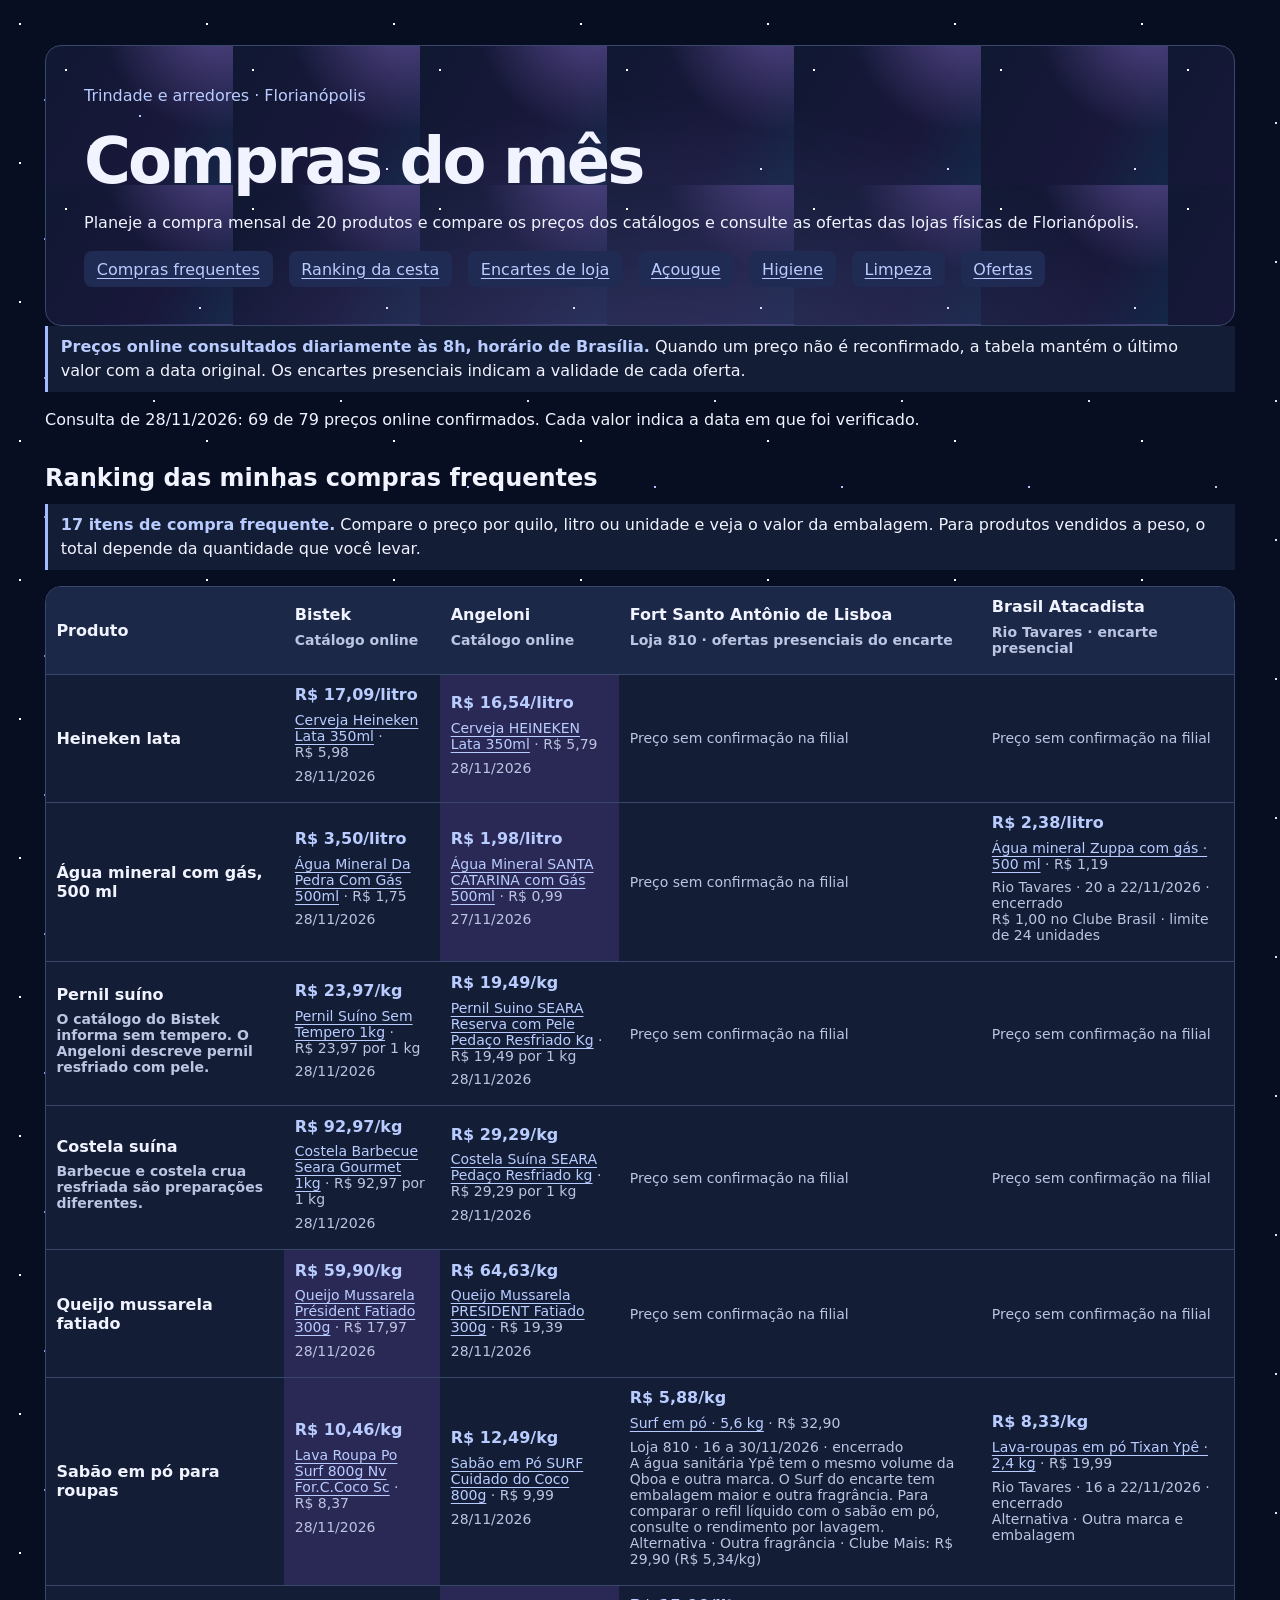
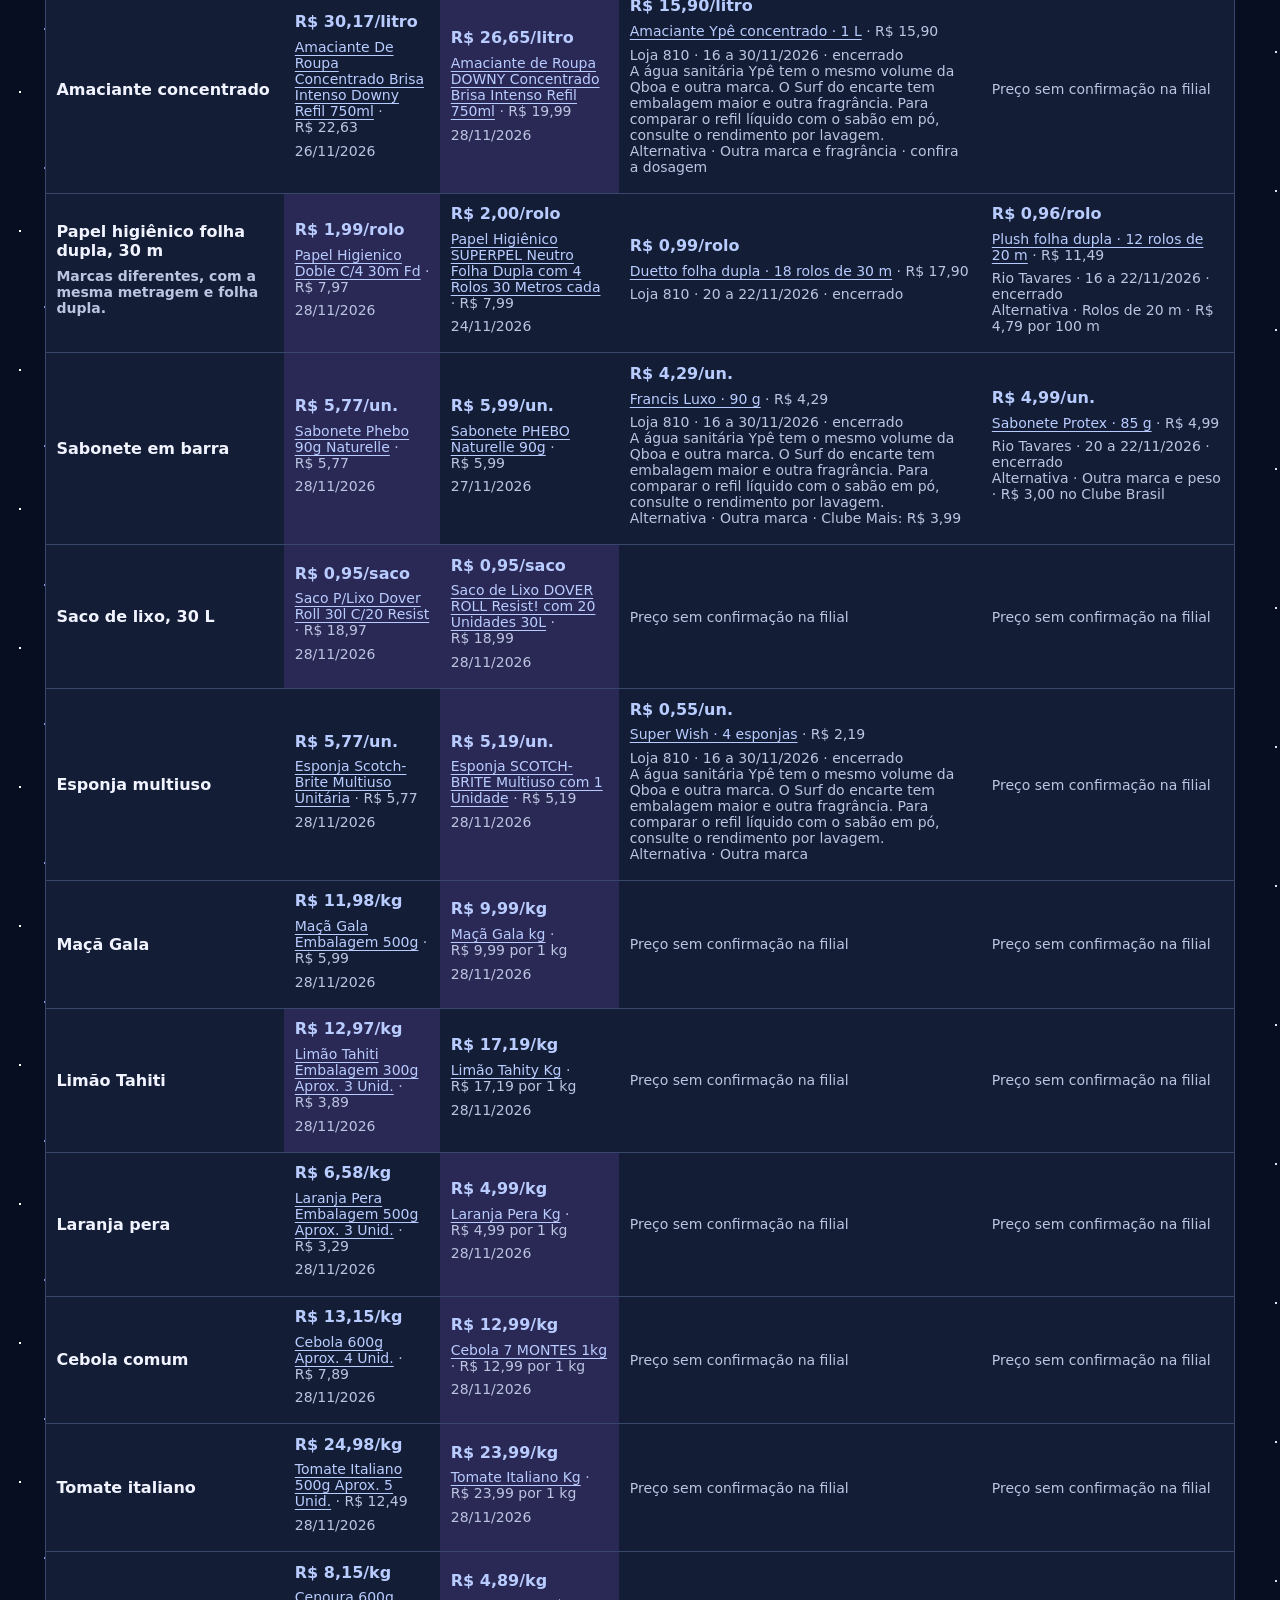
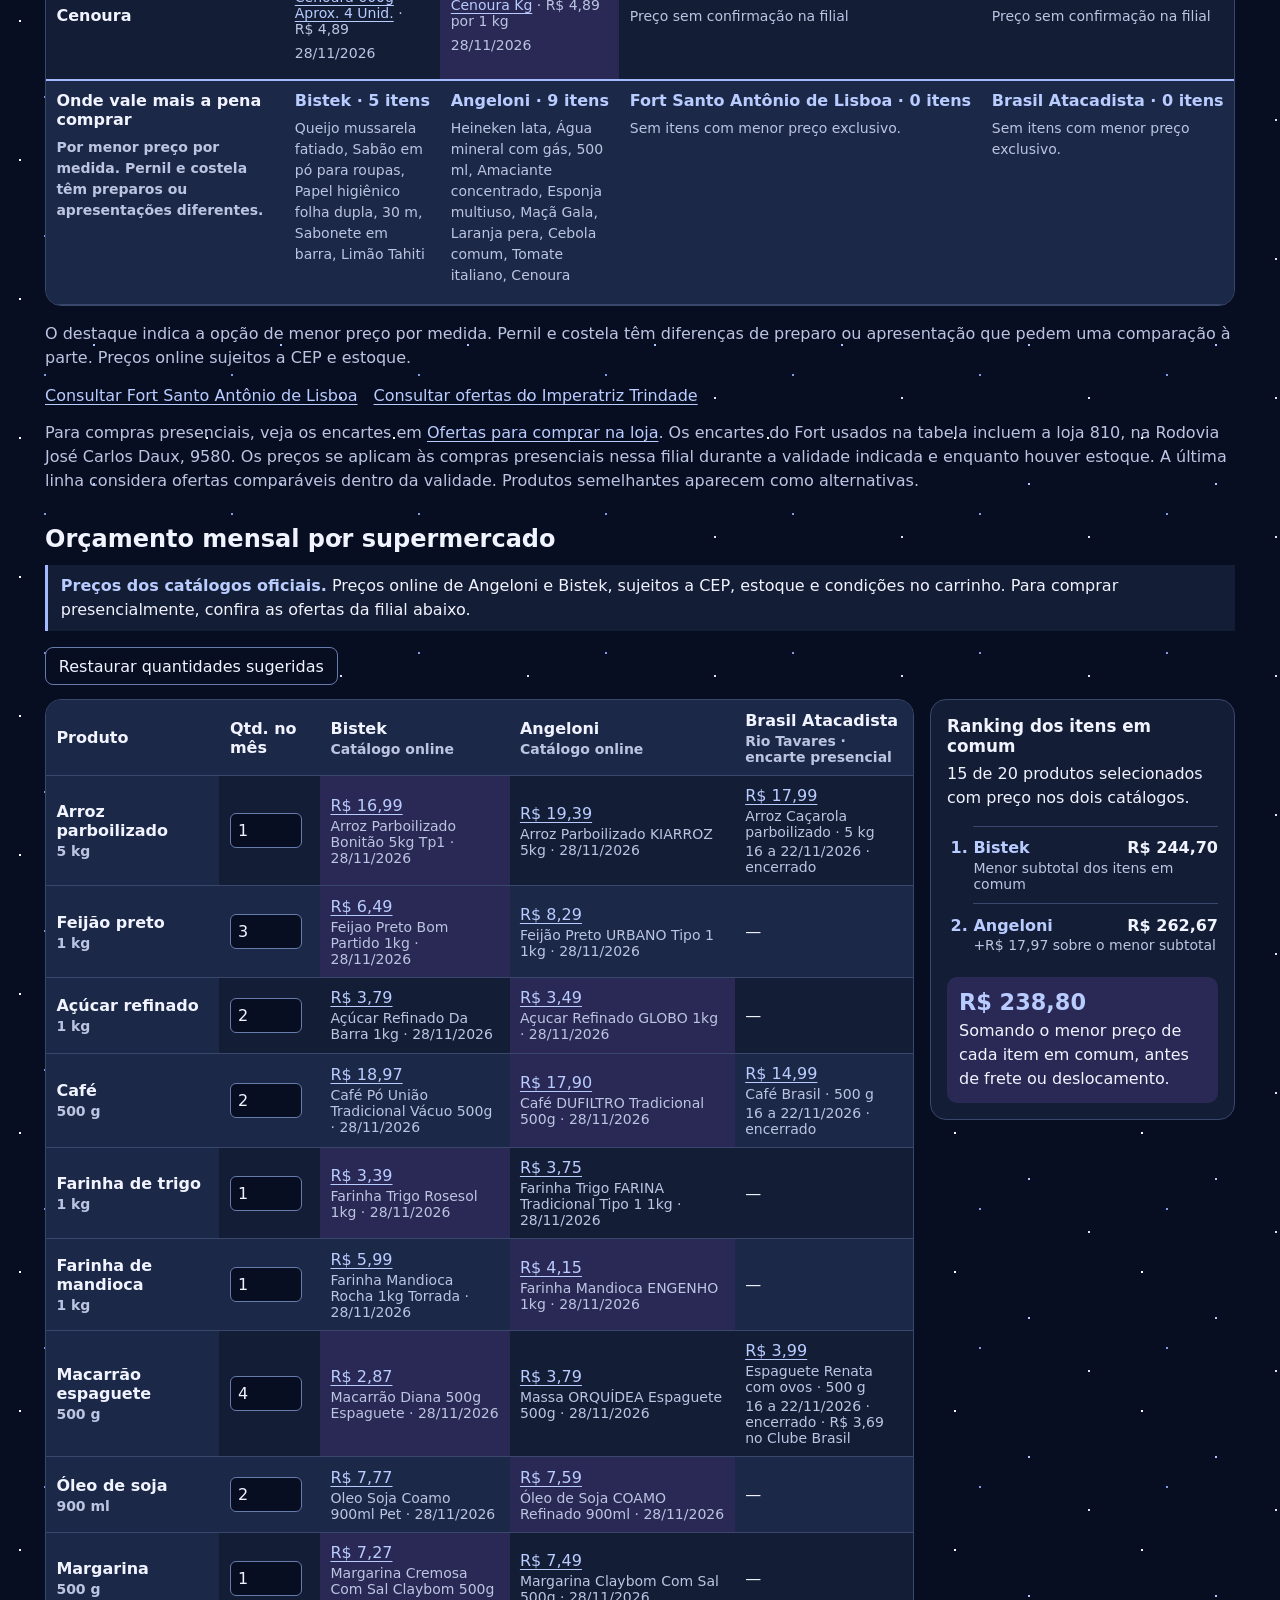
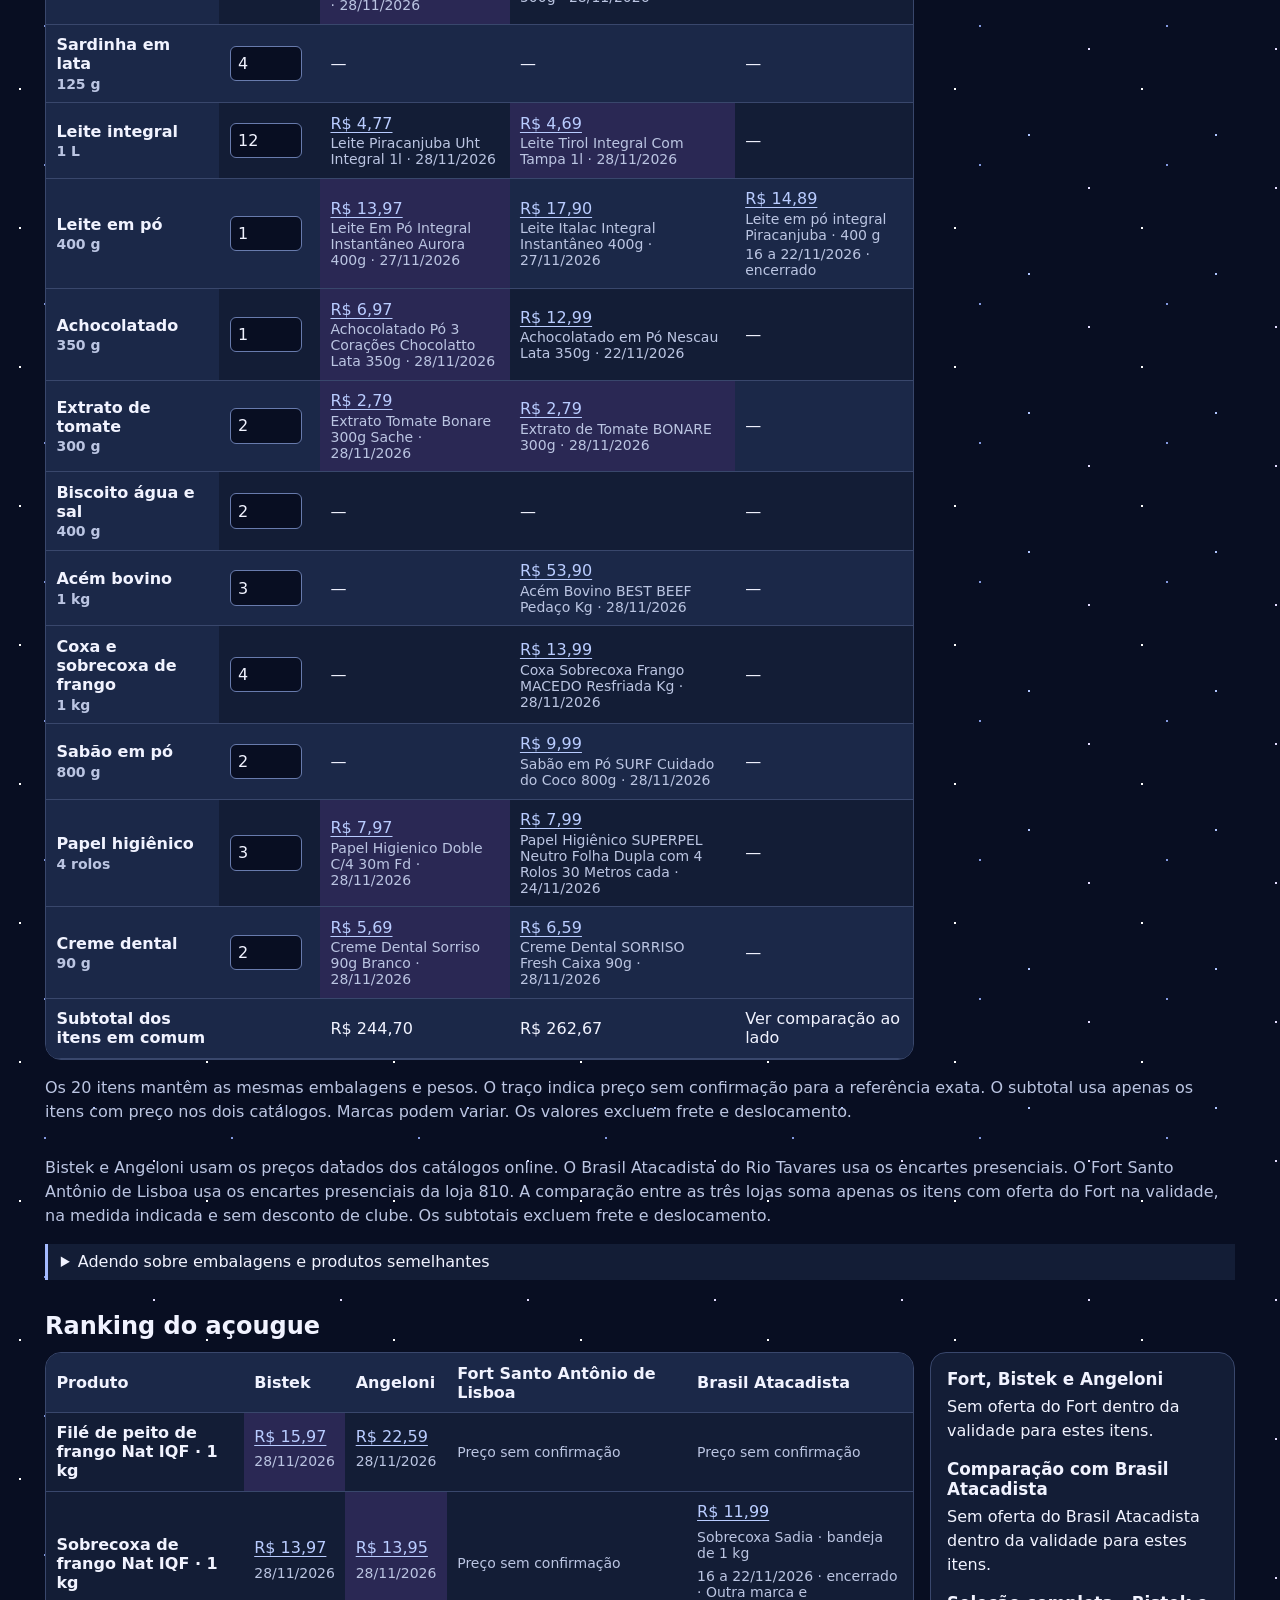
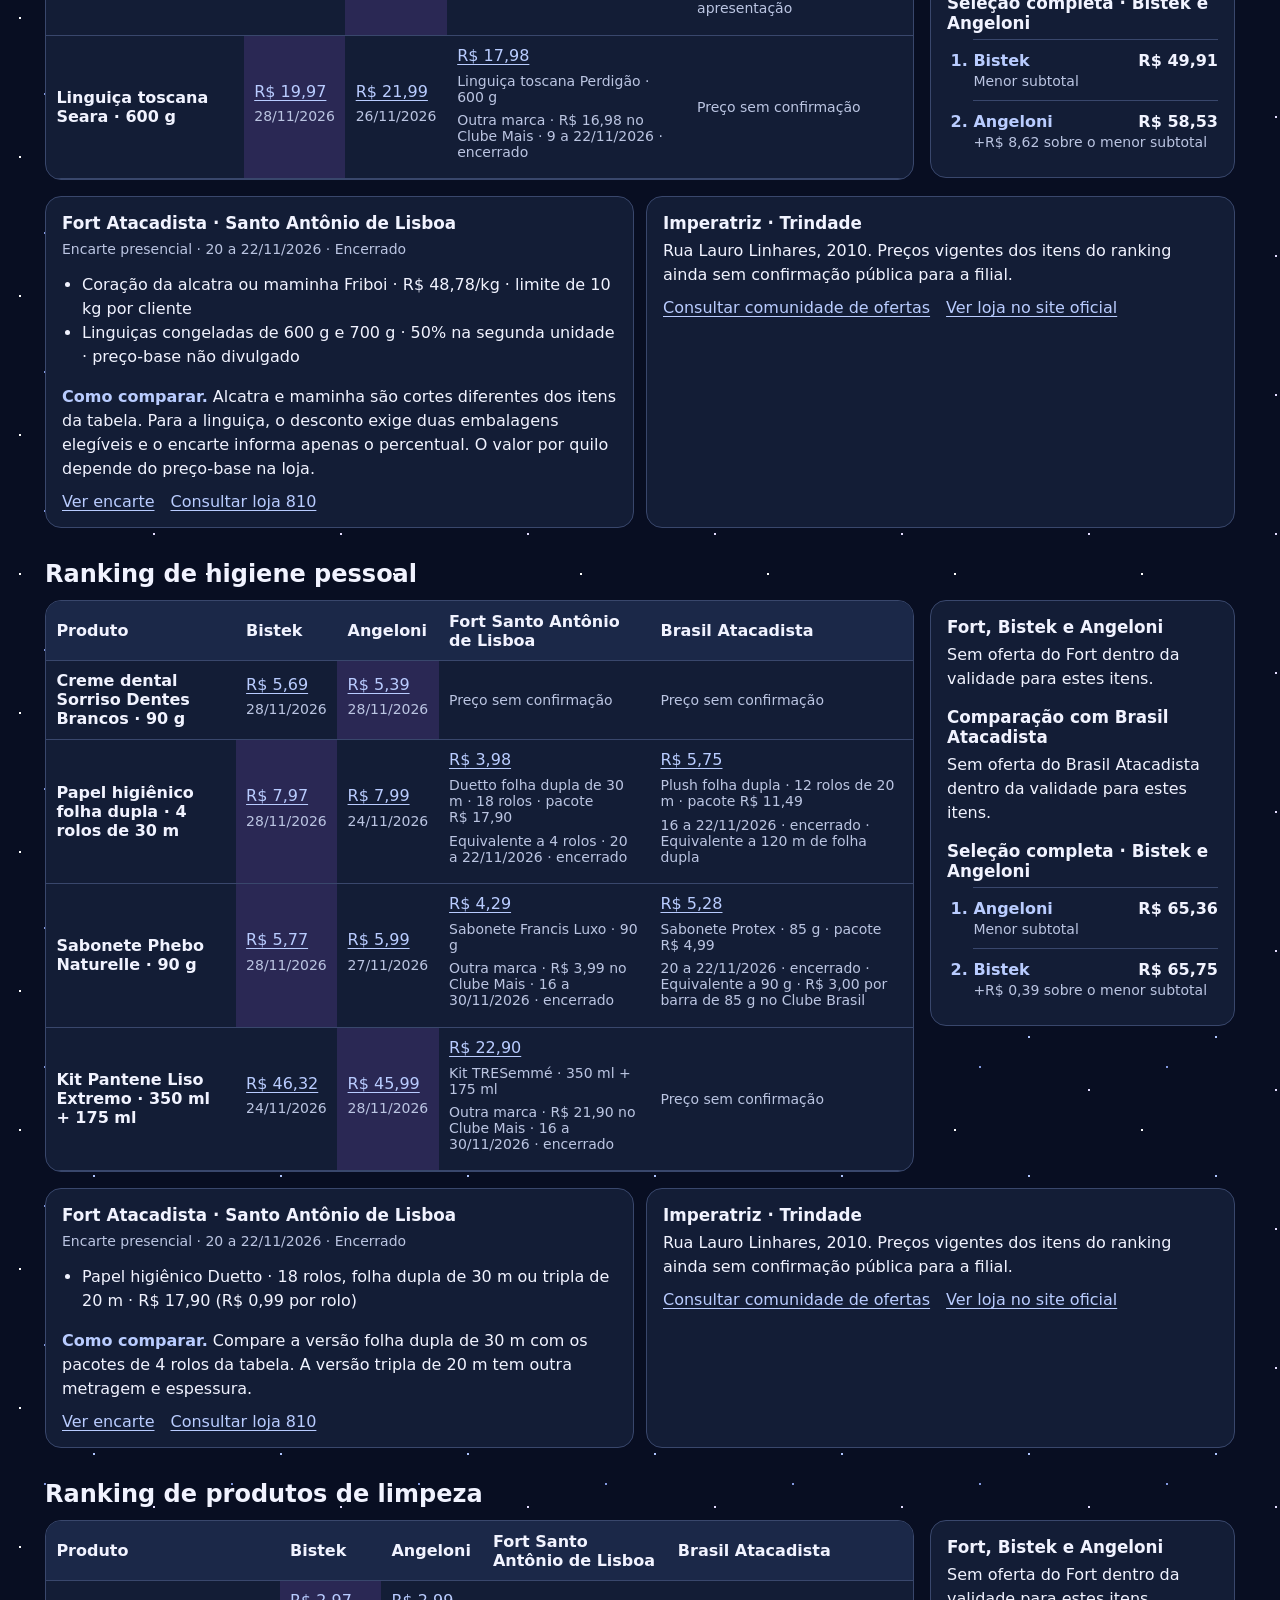
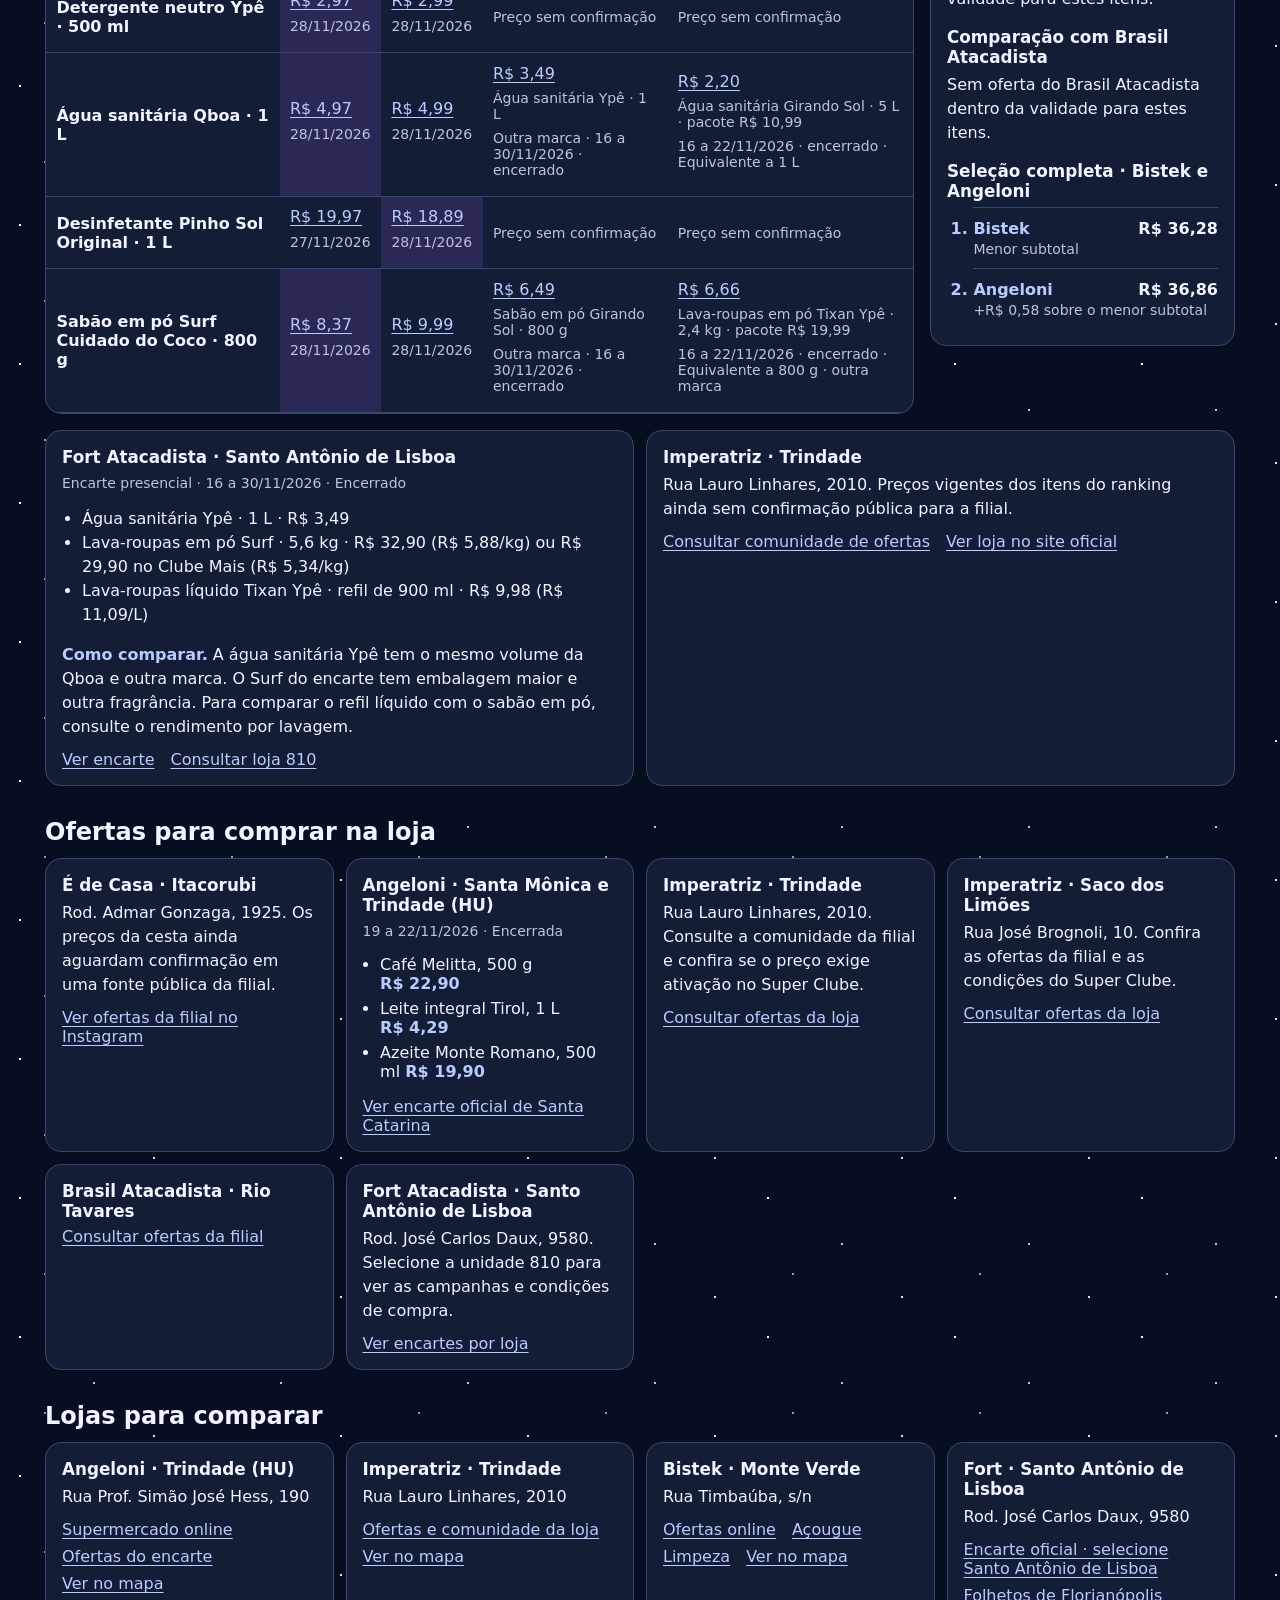
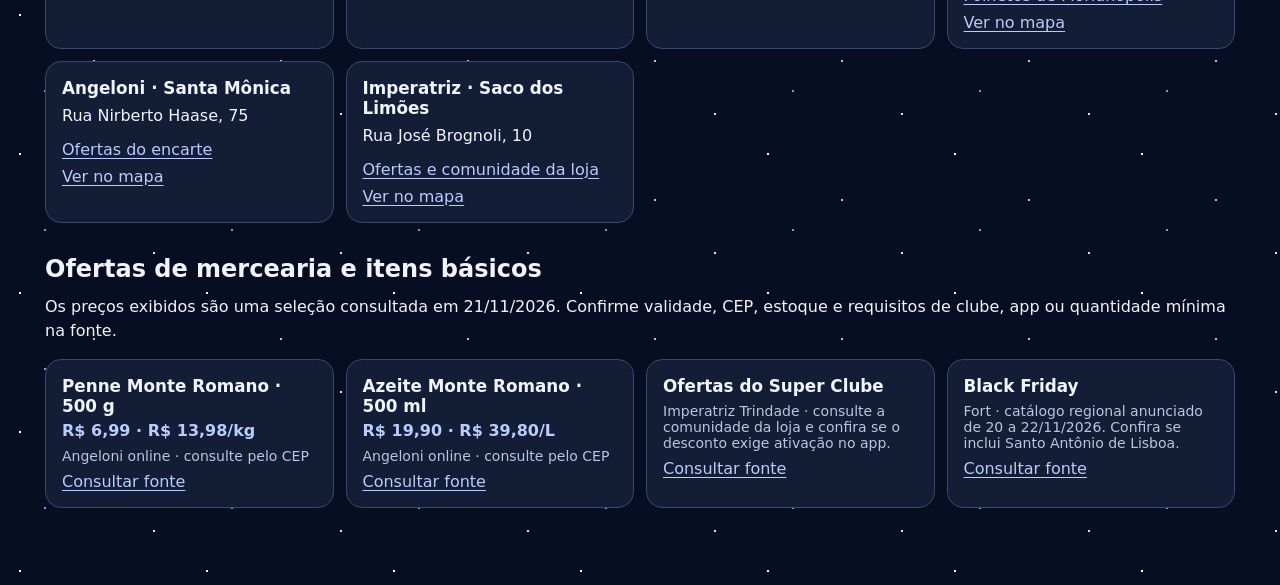
<file: radar/mercado/index.html>
<!doctype html>
<html lang="pt-BR">
<head>
  <meta charset="utf-8">
  <meta name="viewport" content="width=device-width, initial-scale=1">
  <title>YURI, O TREINADOR QUE TREINA · Mercado</title>
  <link rel="stylesheet" href="style.css?v=brasil">
  <script src="precos.js" defer></script>
  <script src="app.js?v=brasil" defer></script>
  <script src="cesta.js?v=brasil" defer></script>
  <script src="segmentos.js?v=brasil" defer></script>
  <link rel="stylesheet" href="../yuri.css?v=via-lactea">
  <script src="frequentes.js?v=brasil" defer></script>
</head>
<body class="yuri-market">
<main>
  <header>
    <p class="place">Trindade e arredores · Florianópolis</p>
    <h1>Compras do mês</h1>
    <p>Planeje a compra mensal de 20 produtos e compare os preços dos catálogos e consulte as ofertas das lojas físicas de Florianópolis.</p>
    <nav aria-label="Seções do Mercado">
      <a href="#frequentes">Compras frequentes</a><a href="#cesta-basica">Ranking da cesta</a><a href="#encartes">Encartes de loja</a><a href="#acougue">Açougue</a><a href="#higiene">Higiene</a><a href="#limpeza">Limpeza</a><a href="#ofertas">Ofertas</a>
    </nav>
  </header>

  <p class="market-note"><strong>Preços online consultados diariamente às 8h, horário de Brasília.</strong> Quando um preço não é reconfirmado, a tabela mantém o último valor com a data original. Os encartes presenciais indicam a validade de cada oferta.</p>
  <p id="market-refresh" role="status"></p>

  <section aria-labelledby="frequentes">
    <h2 id="frequentes">Ranking das minhas compras frequentes</h2>
    <p class="market-note"><strong>17 itens de compra frequente.</strong> Compare o preço por quilo, litro ou unidade e veja o valor da embalagem. Para produtos vendidos a peso, o total depende da quantidade que você levar.</p>
    <div class="table-wrap frequent-prices" tabindex="0" role="region" aria-labelledby="frequentes">
      <table id="frequent-prices"></table>
    </div>
    <p class="market-method">O destaque indica a opção de menor preço por medida. Pernil e costela têm diferenças de preparo ou apresentação que pedem uma comparação à parte. Preços online sujeitos a CEP e estoque.</p>
    <div class="links">
      <a href="https://www.deliveryfort.com.br/santo-antonio" target="_blank" rel="noopener">Consultar Fort Santo Antônio de Lisboa</a>
      <a href="https://linkme.bio/imperatriz" target="_blank" rel="noopener">Consultar ofertas do Imperatriz Trindade</a>
    </div>
    <p class="market-method">Para compras presenciais, veja os encartes em <a href="#encartes">Ofertas para comprar na loja</a>. Os encartes do Fort usados na tabela incluem a loja 810, na Rodovia José Carlos Daux, 9580. Os preços se aplicam às compras presenciais nessa filial durante a validade indicada e enquanto houver estoque. A última linha considera ofertas comparáveis dentro da validade. Produtos semelhantes aparecem como alternativas.</p>
  </section>

  <section aria-labelledby="cesta-basica">
    <h2 id="cesta-basica">Orçamento mensal por supermercado</h2>
    <p class="market-note"><strong>Preços dos catálogos oficiais.</strong> Preços online de Angeloni e Bistek, sujeitos a CEP, estoque e condições no carrinho. Para comprar presencialmente, confira as ofertas da filial abaixo.</p>
    <button type="button" id="reset-month">Restaurar quantidades sugeridas</button>
    <div class="market-layout">
      <div class="table-wrap physical-prices" tabindex="0" role="region" aria-label="Preços publicados pelos catálogos por produto">
        <table id="physical-basket"></table>
      </div>
      <aside class="market-ranking" aria-labelledby="ranking-title">
        <h3 id="ranking-title">Ranking dos itens em comum</h3>
        <p id="monthly-summary" role="status"></p>
        <ol id="physical-ranking"></ol>
        <div class="brasil-month-ranking" id="brasil-month-total"></div>
        <div id="split-budget"></div>
      </aside>
    </div>
    <p class="market-method">Os 20 itens mantêm as mesmas embalagens e pesos. O traço indica preço sem confirmação para a referência exata. O subtotal usa apenas os itens com preço nos dois catálogos. Marcas podem variar. Os valores excluem frete e deslocamento.</p>
  </section>

  <p class="market-method">Bistek e Angeloni usam os preços datados dos catálogos online. O Brasil Atacadista do Rio Tavares usa os encartes presenciais. O Fort Santo Antônio de Lisboa usa os encartes presenciais da loja 810. A comparação entre as três lojas soma apenas os itens com oferta do Fort na validade, na medida indicada e sem desconto de clube. Os subtotais excluem frete e deslocamento.</p>

  <details class="market-note comparison-note">
    <summary>Adendo sobre embalagens e produtos semelhantes</summary>
    <p>Para embalagens diferentes, compare o preço por quilo, litro ou unidade e veja quanto você paga pelo pacote inteiro. Quando marca, corte, fragrância, metragem ou rendimento mudam, trate o produto como uma alternativa. Confira também se a promoção exige clube ou quantidade mínima. Os subtotais usam as referências da tabela de cada categoria.</p>
  </details>

  <section aria-labelledby="acougue">
    <h2 id="acougue">Ranking do açougue</h2>
    <div class="market-layout" id="acougue-ranking"></div>
  </section>

  <section aria-labelledby="higiene">
    <h2 id="higiene">Ranking de higiene pessoal</h2>
    <div class="market-layout" id="higiene-ranking"></div>
  </section>

  <section aria-labelledby="limpeza">
    <h2 id="limpeza">Ranking de produtos de limpeza</h2>
    <div class="market-layout" id="limpeza-ranking"></div>
  </section>

  <section aria-labelledby="encartes">
    <h2 id="encartes">Ofertas para comprar na loja</h2>
    <div class="cards" id="physical-offers"></div>
  </section>

  <section aria-labelledby="lojas">
    <h2 id="lojas">Lojas para comparar</h2>
    <div class="cards" id="stores"></div>
  </section>

  <section aria-labelledby="ofertas">
    <h2 id="ofertas">Ofertas de mercearia e itens básicos</h2>
    <p>Os preços exibidos são uma seleção consultada em <time datetime="2026-11-21">21/11/2026</time>. Confirme validade, CEP, estoque e requisitos de clube, app ou quantidade mínima na fonte.</p>
    <div class="cards" id="deals"></div>
  </section>

  <noscript>Ative o JavaScript para consultar as ofertas e comparar a cesta.</noscript>
</main>
</body>
</html>
</file>
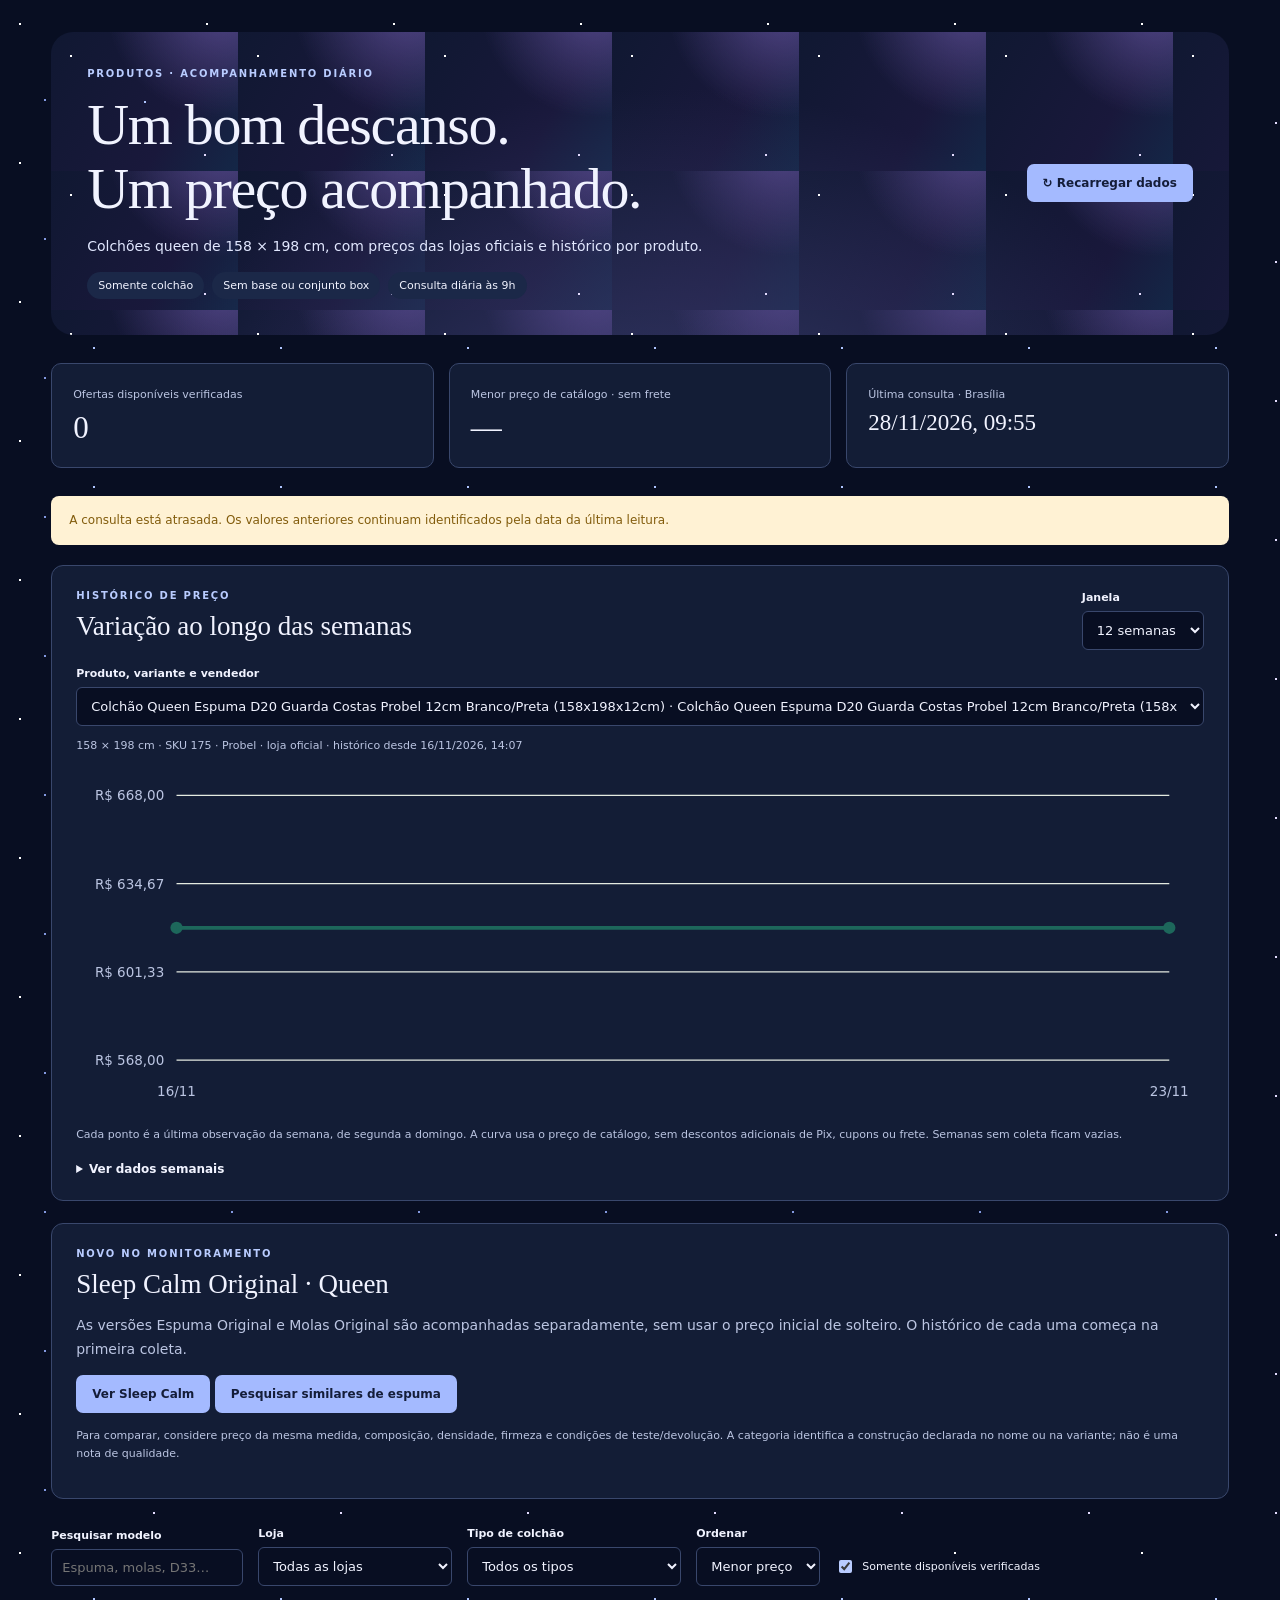
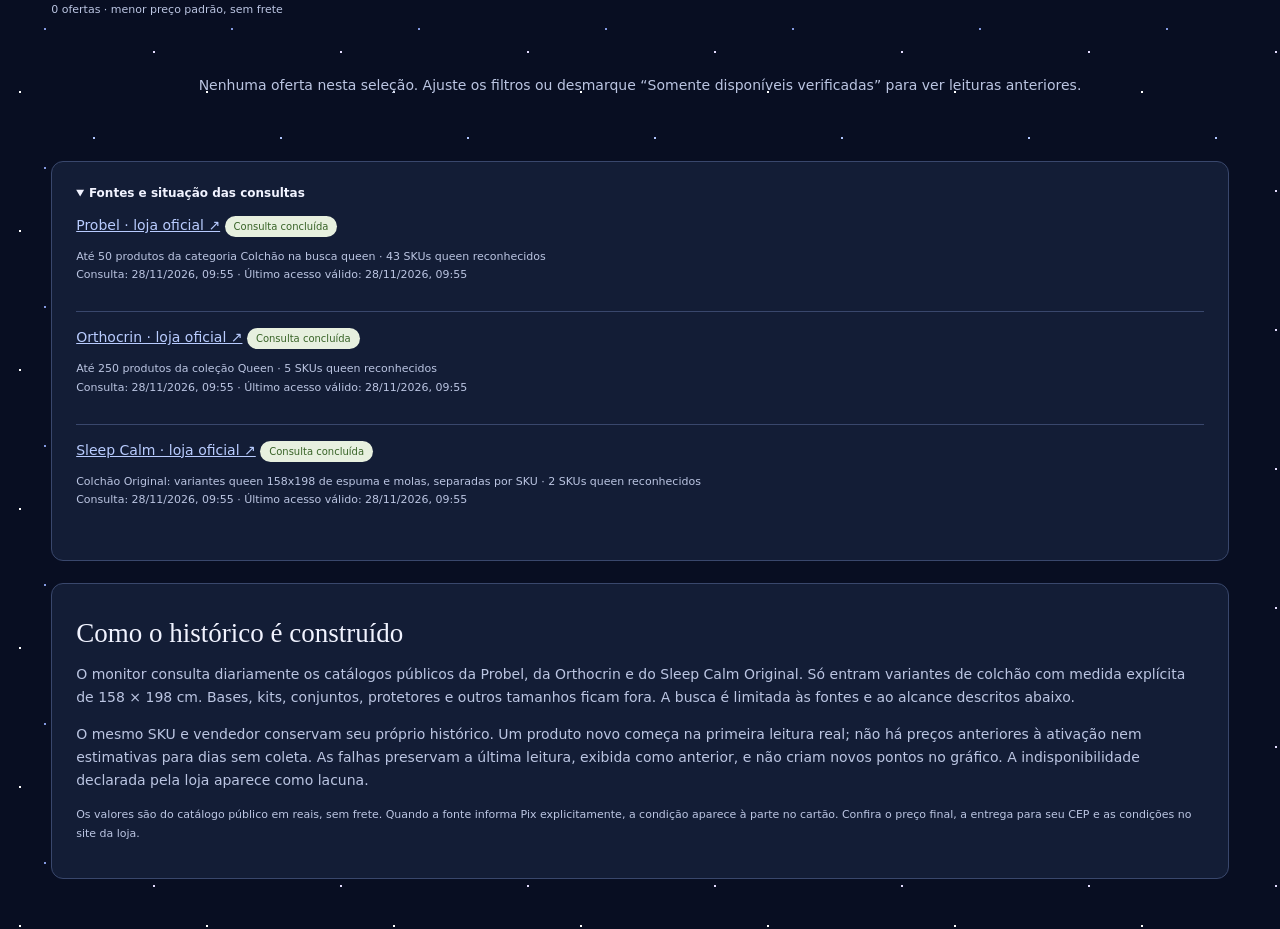
<file: radar/produtos/index.html>
<!doctype html>
<html lang="pt-BR"><head><meta charset="utf-8"><meta name="viewport" content="width=device-width,initial-scale=1"><title>YURI, O TREINADOR QUE TREINA · Produtos</title><link rel="stylesheet" href="./style.css"><link rel="stylesheet" href="../yuri.css?v=via-lactea"></head><body class="yuri-products"><main>
<div class="hero"><div><div class="eyebrow">PRODUTOS · ACOMPANHAMENTO DIÁRIO</div><h1>Um bom descanso.<br>Um preço acompanhado.</h1><p>Colchões queen de 158 × 198 cm, com preços das lojas oficiais e histórico por produto.</p><div class="pills"><span>Somente colchão</span><span>Sem base ou conjunto box</span><span>Consulta diária às 9h</span></div></div><button id="reload">↻ Recarregar dados</button></div>
<div class="stats"><div><span>Ofertas disponíveis verificadas</span><strong id="total">—</strong></div><div><span>Menor preço de catálogo · sem frete</span><strong id="lowest">—</strong></div><div><span>Última consulta · Brasília</span><strong class="date" id="last">—</strong></div></div>
<div id="notice" class="notice" role="status" hidden></div>
<section class="chart-panel" aria-labelledby="chartTitle"><div class="chart-head"><div><div class="eyebrow">HISTÓRICO DE PREÇO</div><h2 id="chartTitle">Variação ao longo das semanas</h2></div><label>Janela<select id="weeks"><option value="12">12 semanas</option><option value="26">26 semanas</option><option value="52">52 semanas</option></select></label></div><label class="product-select">Produto, variante e vendedor<select id="chartProduct"></select></label><p class="chart-caption" id="chartCaption"></p><div id="chart" aria-live="polite"></div><p class="small">Cada ponto é a última observação da semana, de segunda a domingo. A curva usa o preço de catálogo, sem descontos adicionais de Pix, cupons ou frete. Semanas sem coleta ficam vazias.</p><details><summary>Ver dados semanais</summary><div class="table-wrap"><table><thead><tr><th>Semana de</th><th>Observado em</th><th>Preço catálogo</th><th>Situação</th></tr></thead><tbody id="weeklyRows"></tbody></table></div></details></section>
<section class="method" id="sleepcalmHighlight"><div class="eyebrow">NOVO NO MONITORAMENTO</div><h2>Sleep Calm Original · Queen</h2><p>As versões Espuma Original e Molas Original são acompanhadas separadamente, sem usar o preço inicial de solteiro. O histórico de cada uma começa na primeira coleta.</p><p><button id="showSleep">Ver Sleep Calm</button> <button id="similarFoam">Pesquisar similares de espuma</button></p><p class="small">Para comparar, considere preço da mesma medida, composição, densidade, firmeza e condições de teste/devolução. A categoria identifica a construção declarada no nome ou na variante; não é uma nota de qualidade.</p></section>
<div class="tools"><label>Pesquisar modelo<input id="search" type="search" placeholder="Espuma, molas, D33…"></label><label>Loja<select id="store"><option value="">Todas as lojas</option></select></label><label>Tipo de colchão<select id="type"><option value="">Todos os tipos</option><option value="espuma">Espuma</option><option value="molas">Molas</option><option value="hibrido">Híbrido (molas + espuma)</option><option value="nao-informado">Tipo não informado</option></select></label><label>Ordenar<select id="sort"><option value="price">Menor preço</option><option value="price_desc">Maior preço</option><option value="name">Nome</option></select></label><label class="check"><input id="available" type="checkbox" checked> Somente disponíveis verificadas</label><span id="count" class="small" role="status"></span></div>
<div id="cards" class="cards"></div>
<details class="coverage" open><summary>Fontes e situação das consultas</summary><div id="sources"></div></details>
<section class="method"><h2>Como o histórico é construído</h2><p>O monitor consulta diariamente os catálogos públicos da Probel, da Orthocrin e do Sleep Calm Original. Só entram variantes de colchão com medida explícita de 158 × 198 cm. Bases, kits, conjuntos, protetores e outros tamanhos ficam fora. A busca é limitada às fontes e ao alcance descritos abaixo.</p><p>O mesmo SKU e vendedor conservam seu próprio histórico. Um produto novo começa na primeira leitura real; não há preços anteriores à ativação nem estimativas para dias sem coleta. As falhas preservam a última leitura, exibida como anterior, e não criam novos pontos no gráfico. A indisponibilidade declarada pela loja aparece como lacuna.</p><p class="small">Os valores são do catálogo público em reais, sem frete. Quando a fonte informa Pix explicitamente, a condição aparece à parte no cartão. Confira o preço final, a entrega para seu CEP e as condições no site da loja.</p></section>
</main><script src="./app.js"></script></body></html>
</file>
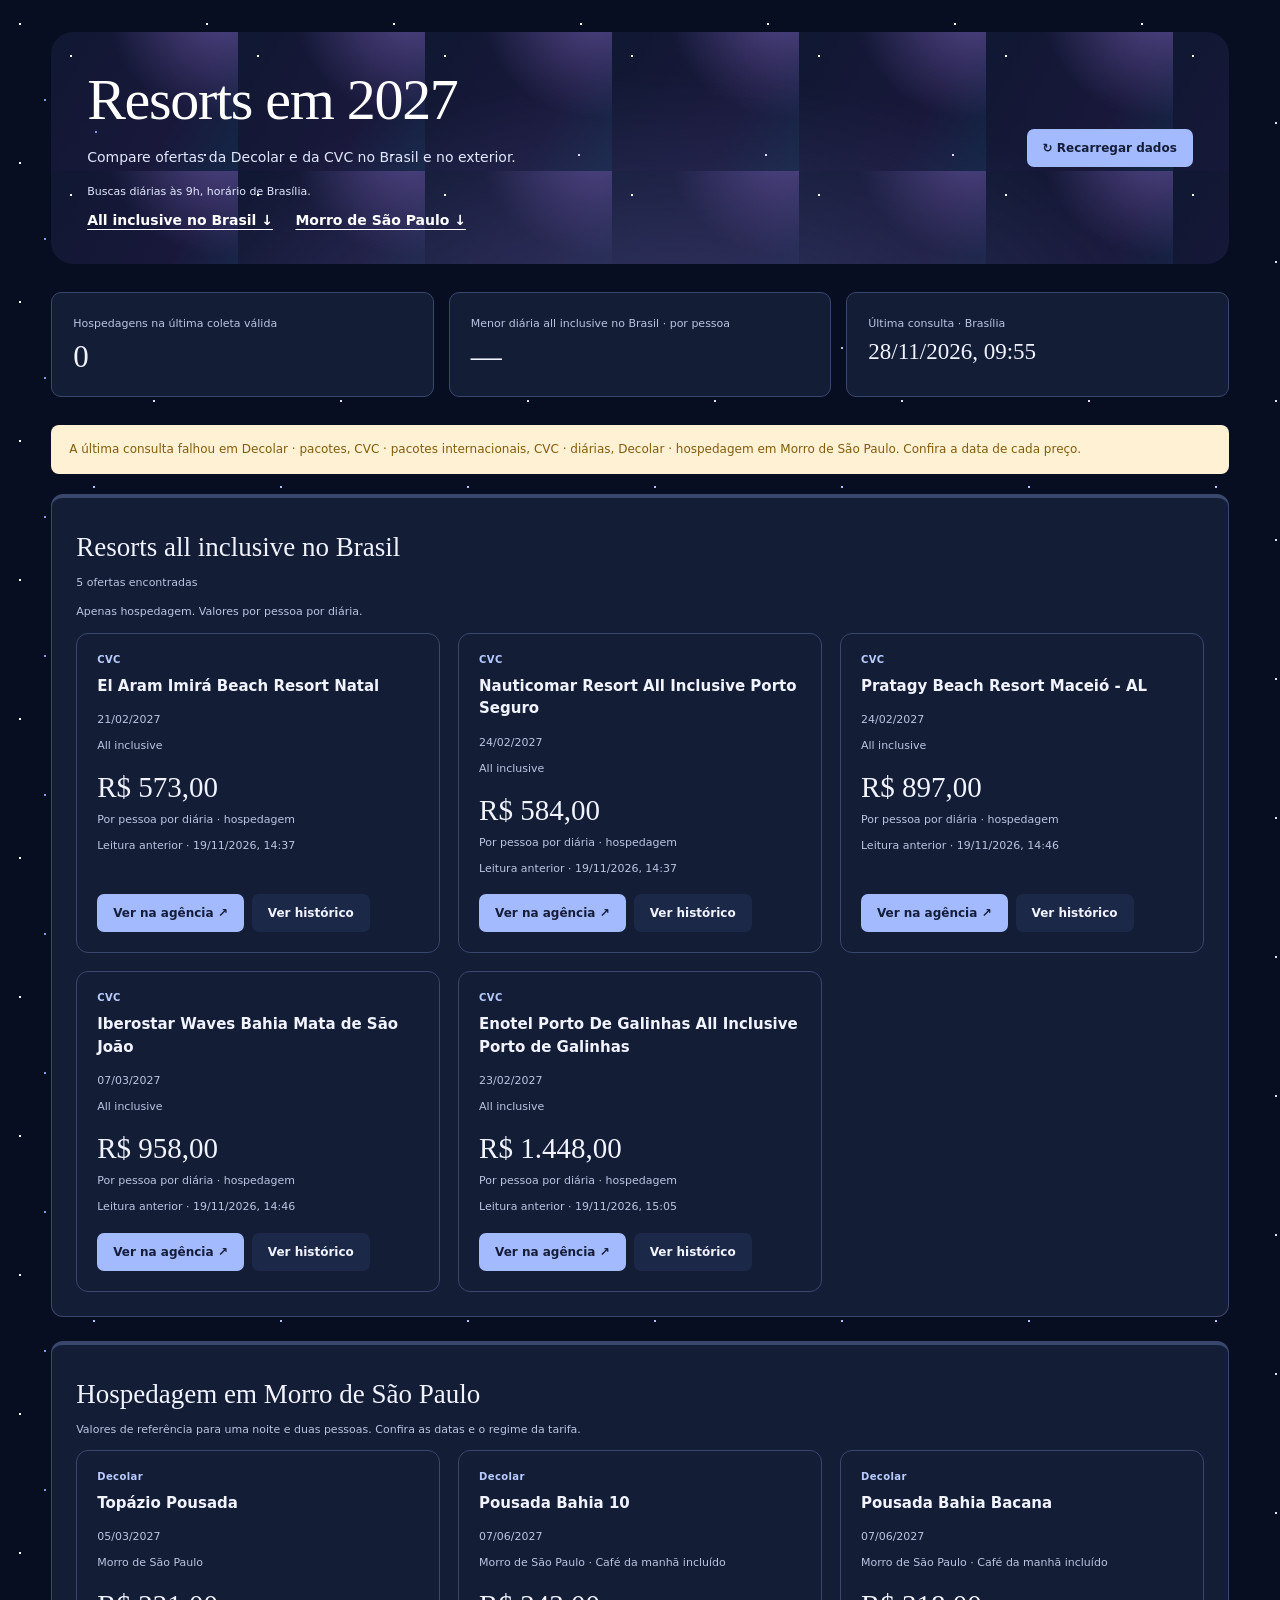
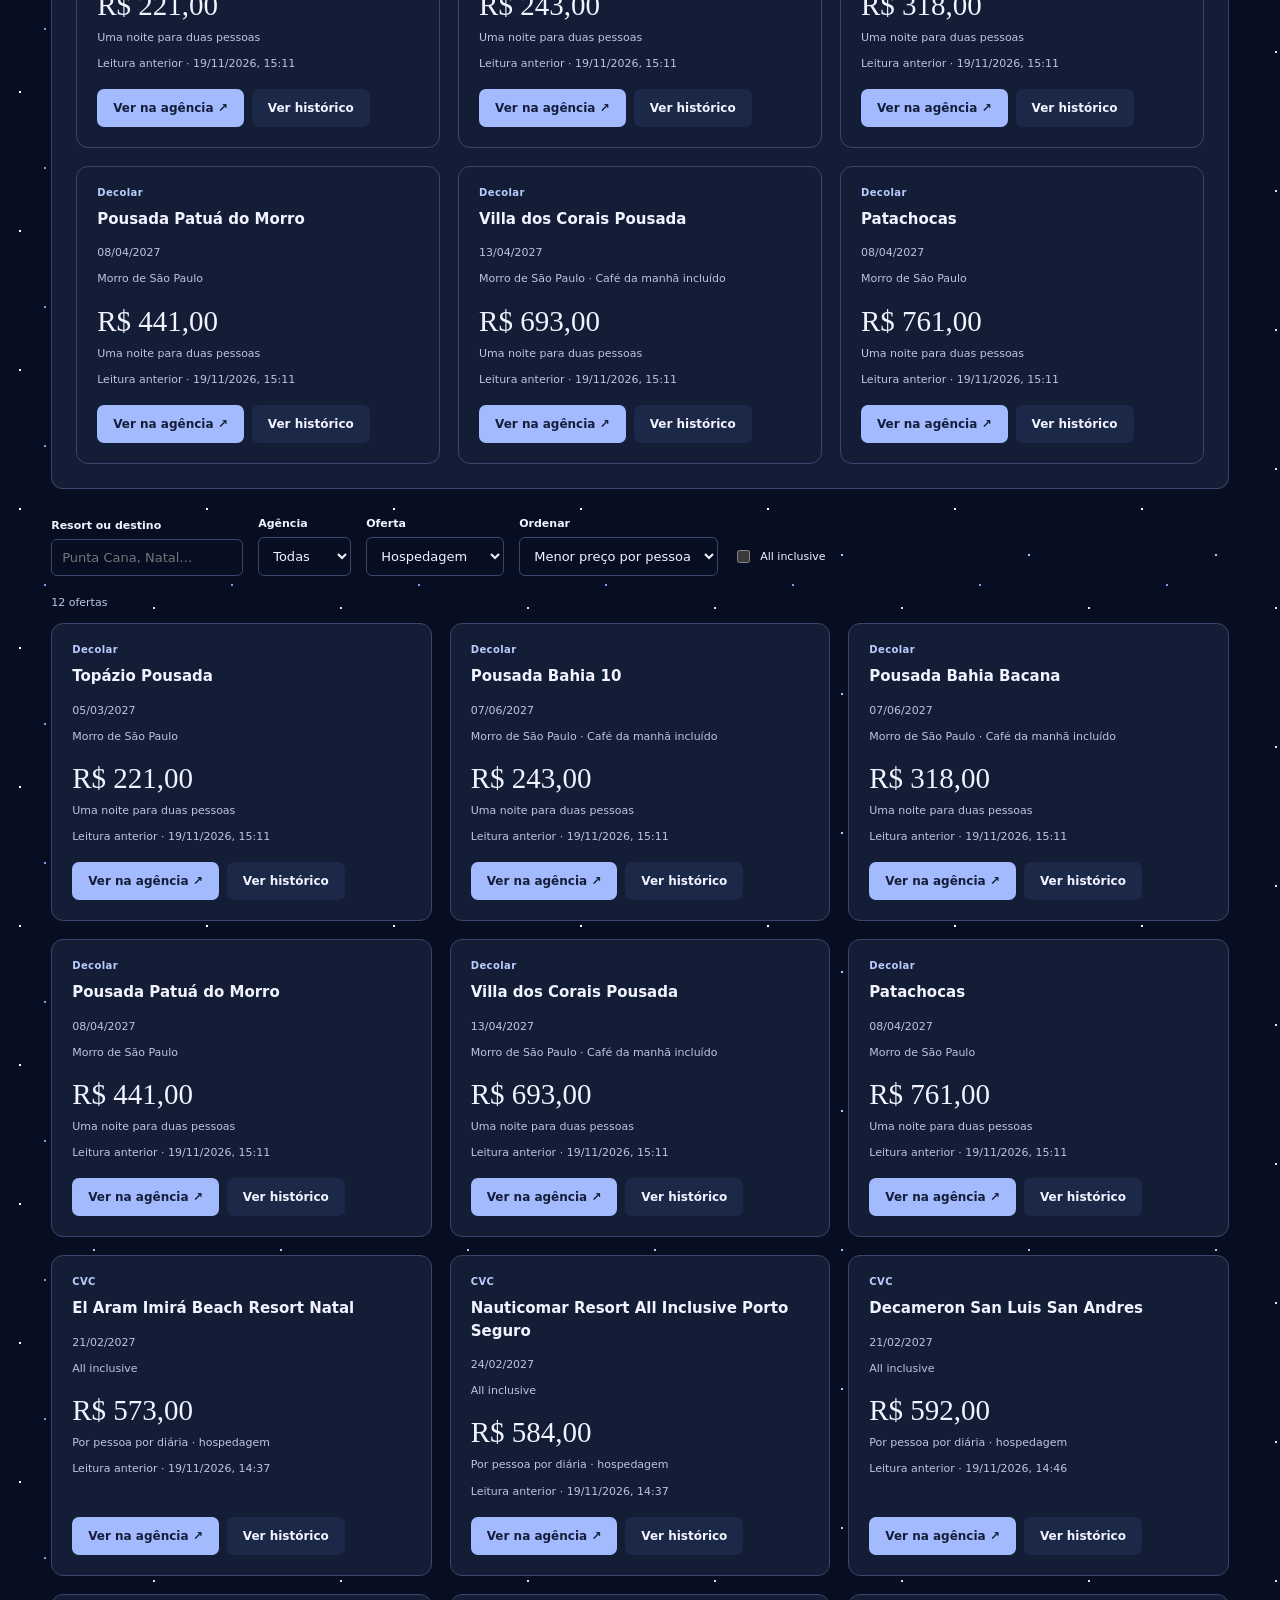
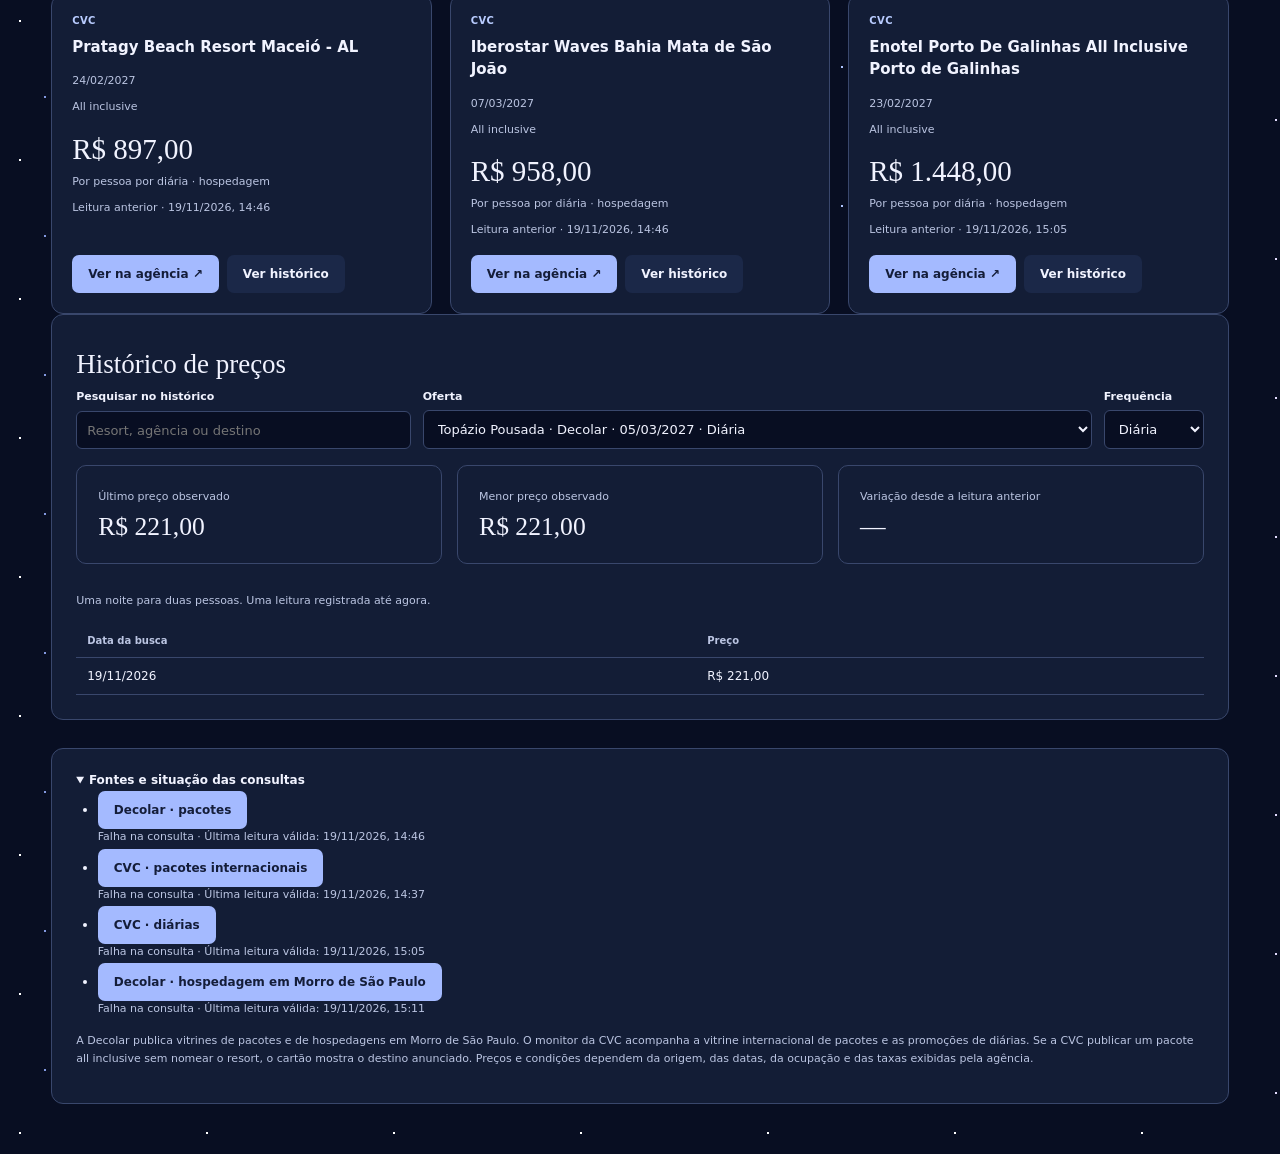
<file: radar/viagem/index.html>
<!doctype html>
<html lang="pt-BR">
<head>
  <meta charset="utf-8">
  <meta name="viewport" content="width=device-width,initial-scale=1">
  <title>YURI, O TREINADOR QUE TREINA · Viagem</title>
  <link rel="stylesheet" href="../produtos/style.css">
  <link rel="stylesheet" href="./style.css">
  <script src="./app.js" defer></script>
<link rel="stylesheet" href="../yuri.css?v=via-lactea"></head>
<body class="yuri-travel">
<main>
  <header class="hero">
    <div>
      <h1>Resorts em 2027</h1>
      <p>Compare ofertas da Decolar e da CVC no Brasil e no exterior.</p>
      <p class="small">Buscas diárias às 9h, horário de Brasília.</p>
      <a class="brazil-shortcut" href="#all-inclusive-brasil">All inclusive no Brasil ↓</a>
      <a class="brazil-shortcut" href="#morro-de-sao-paulo">Morro de São Paulo ↓</a>
    </div>
    <button id="reload">↻ Recarregar dados</button>
  </header>
  <div class="stats">
    <div><span>Hospedagens na última coleta válida</span><strong id="total">—</strong></div>
    <div><span>Menor diária all inclusive no Brasil · por pessoa</span><strong id="lowest">—</strong></div>
    <div><span>Última consulta · Brasília</span><strong id="last" class="date">—</strong></div>
  </div>
  <p id="notice" class="notice" role="status" hidden></p>
  <section class="chart-panel brazil-resorts" id="all-inclusive-brasil" aria-labelledby="brazil-title">
    <h2 id="brazil-title">Resorts all inclusive no Brasil</h2>
    <p class="small" id="brazil-count" role="status"></p>
    <p class="small">Apenas hospedagem. Valores por pessoa por diária.</p>
    <div id="brazil-nights" class="cards"></div>
  </section>
  <section class="chart-panel brazil-resorts" id="morro-de-sao-paulo" aria-labelledby="morro-title">
    <h2 id="morro-title">Hospedagem em Morro de São Paulo</h2>
    <p class="small">Valores de referência para uma noite e duas pessoas. Confira as datas e o regime da tarifa.</p>
    <div id="morro-nights" class="cards"></div>
  </section>
  <div class="tools">
    <label>Resort ou destino<input id="query" type="search" placeholder="Punta Cana, Natal…"></label>
    <label>Agência<select id="agency"><option value="">Todas</option><option>Decolar</option><option>CVC</option></select></label>
    <label>Oferta<select id="kind"><option value="night">Hospedagem</option><option value="package">Aéreo + resort</option></select></label>
    <label>Ordenar<select id="sort"><option value="price">Menor preço por pessoa</option><option value="night">Menor preço por noite</option><option value="date">Data da viagem</option></select></label>
    <label class="check"><input id="inclusive" type="checkbox"> All inclusive</label>
  </div>
  <p id="count" class="small" role="status"></p>
  <div id="cards" class="cards"></div>
  <section class="chart-panel" id="history" aria-labelledby="history-title">
    <h2 id="history-title">Histórico de preços</h2>
    <div class="history-controls">
      <label>Pesquisar no histórico<input id="history-search" type="search" placeholder="Resort, agência ou destino"></label>
      <label>Oferta<select id="offer"></select></label>
      <label>Frequência<select id="history-period"><option value="day">Diária</option><option value="week">Semanal</option></select></label>
    </div>
    <div class="stats history-stats">
      <div><span>Último preço observado</span><strong id="history-last">—</strong></div>
      <div><span>Menor preço observado</span><strong id="history-lowest">—</strong></div>
      <div><span>Variação desde a leitura anterior</span><strong id="history-change">—</strong></div>
    </div>
    <p id="history-note" class="small"></p>
    <div class="table-wrap"><table>
      <thead><tr><th id="history-period-title">Data da busca</th><th id="history-date-title" hidden>Observado em</th><th>Preço</th></tr></thead>
      <tbody id="history-rows"></tbody>
    </table></div>
  </section>
  <details class="coverage" open>
    <summary>Fontes e situação das consultas</summary>
    <ul id="sources"></ul>
    <p class="small">A Decolar publica vitrines de pacotes e de hospedagens em Morro de São Paulo. O monitor da CVC acompanha a vitrine internacional de pacotes e as promoções de diárias. Se a CVC publicar um pacote all inclusive sem nomear o resort, o cartão mostra o destino anunciado. Preços e condições dependem da origem, das datas, da ocupação e das taxas exibidas pela agência.</p>
  </details>
</main>
</body>
</html>
</file>
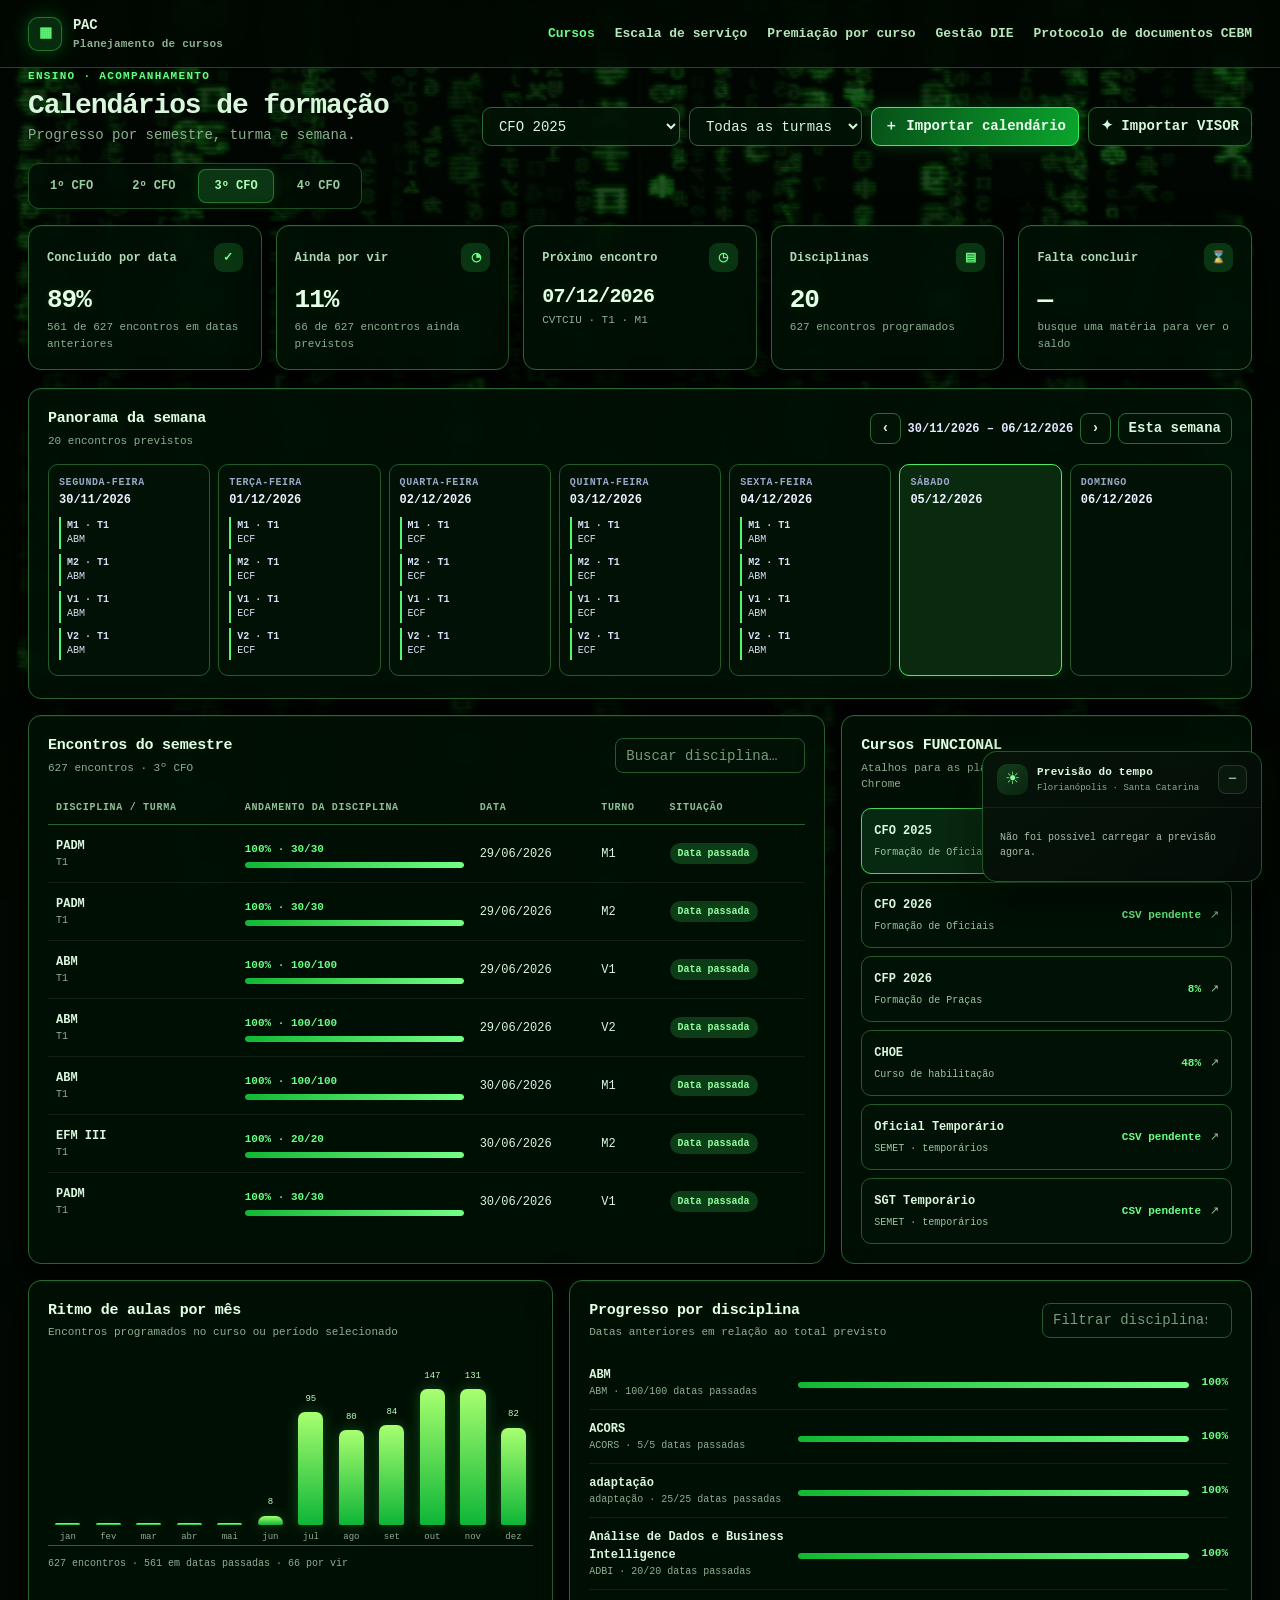
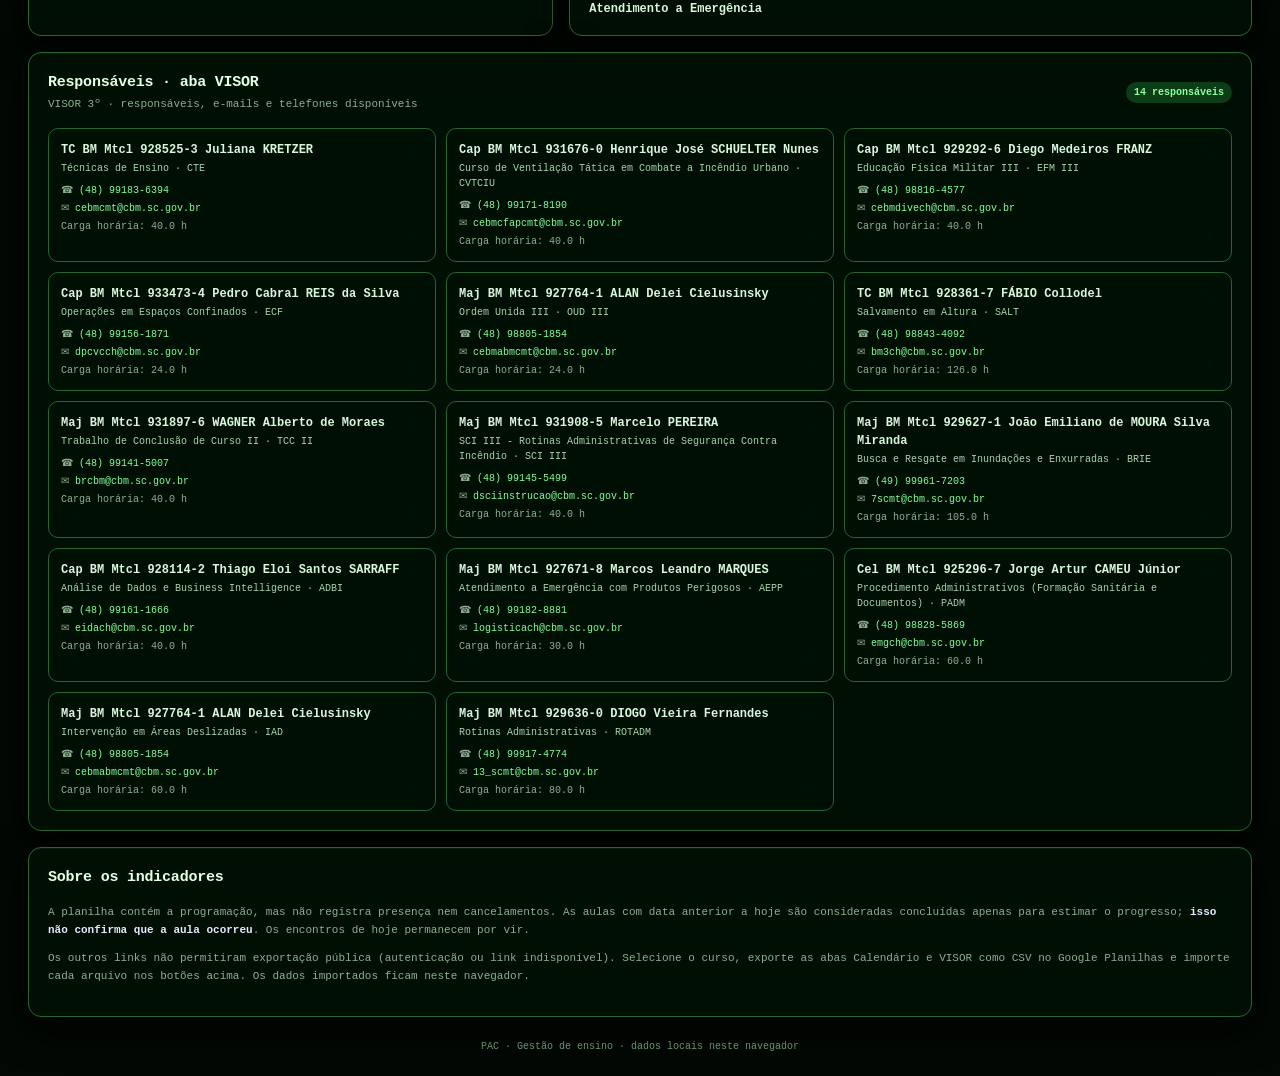
<file: Calendarios de Ensino.html>
<!doctype html>
<html lang="pt-BR">
<head>
  <meta charset="utf-8">
  <meta name="viewport" content="width=device-width, initial-scale=1">
  <meta name="color-scheme" content="dark">
  <title>Gestão de calendários | FUNCIONAL</title>
  <style>
    :root{--ink:#172a3b;--muted:#738294;--paper:#f5f7fa;--line:#e5eaf0;--navy:#16324f;--blue:#2674d9;--green:#18856b;--amber:#bd7b16;--white:#fff}
    *{box-sizing:border-box}body{margin:0;background:var(--paper);color:var(--ink);font:14px/1.5 Inter,ui-sans-serif,system-ui,-apple-system,"Segoe UI",sans-serif}
    button,input,select{font:inherit}button,a,select,input{outline-color:#80b4f4}a{color:inherit;text-decoration:none}
    .shell{max-width:1280px;margin:auto;padding:0 28px}.topbar{height:68px;background:#fff;border-bottom:1px solid var(--line);display:flex;align-items:center}
    .toprow{display:flex;align-items:center;justify-content:space-between;width:100%}.brand{display:flex;align-items:center;gap:11px;font-weight:750;letter-spacing:-.02em}.brandmark{width:34px;height:34px;background:#eaf2fd;color:var(--blue);display:grid;place-items:center;border-radius:10px}
    .brand small{display:block;font-size:11px;color:var(--muted);font-weight:550;letter-spacing:.02em}.toplink{color:#5a6c80;font-weight:650;font-size:13px}.toplink:hover{color:var(--blue)}
    main{padding:30px 0 48px}.heading{display:flex;justify-content:space-between;align-items:flex-end;gap:20px;margin-bottom:22px}.eyebrow{color:var(--blue);font-size:11px;font-weight:800;letter-spacing:.12em;text-transform:uppercase}h1{font-size:28px;letter-spacing:-.04em;margin:4px 0 3px;line-height:1.2}.subtitle{margin:0;color:var(--muted)}
    .actions{display:flex;gap:9px;align-items:center;flex-wrap:wrap}.select,.button{height:39px;border:1px solid var(--line);border-radius:9px;background:white;padding:0 12px;color:var(--ink)}.button{cursor:pointer;font-weight:700;display:inline-flex;align-items:center;gap:8px}.button:hover{border-color:#b5c5d7}.button.primary{background:var(--navy);color:white;border-color:var(--navy)}.button.primary:hover{background:#23496b}.button input{display:none}
    .period-tabs{display:flex;gap:7px;margin:-5px 0 16px;padding:5px;background:#eaf0f6;border-radius:11px;width:max-content;max-width:100%;overflow:auto}.period-tab{border:0;border-radius:8px;background:transparent;color:#617387;padding:8px 16px;font-size:12px;font-weight:750;white-space:nowrap;cursor:pointer}.period-tab.active{background:#fff;color:var(--navy);box-shadow:0 1px 4px #122b4414}.metrics{display:grid;grid-template-columns:repeat(5,minmax(0,1fr));gap:14px;margin-bottom:18px}.metric,.panel{background:white;border:1px solid var(--line);border-radius:13px;box-shadow:0 2px 6px #122b4405}.metric{padding:17px 18px}.metric-label{display:flex;align-items:center;justify-content:space-between;color:#627487;font-size:12px;font-weight:650}.metric-icon{width:29px;height:29px;border-radius:9px;display:grid;place-items:center;background:#eff5fc;color:var(--blue)}.metric-value{font-size:26px;line-height:1.2;letter-spacing:-.04em;font-weight:760;margin:13px 0 3px}.metric-note{font-size:11px;color:var(--muted)}
    .layout{display:grid;grid-template-columns:minmax(0,1.65fr) minmax(290px,.85fr);gap:16px}.panel{padding:19px}.panel-head{display:flex;justify-content:space-between;align-items:center;gap:10px;margin-bottom:15px}.panel-title{margin:0;font-size:15px;letter-spacing:-.015em}.panel-caption{color:var(--muted);font-size:11px;margin-top:2px}.text-button{border:0;background:none;color:var(--blue);font-weight:700;cursor:pointer;padding:5px}.text-button:hover{text-decoration:underline}
    .search{height:35px;width:190px;border:1px solid var(--line);border-radius:8px;padding:0 10px;background:#fbfcfe}.table-wrap{overflow:auto;max-height:430px}table{border-collapse:collapse;width:100%;min-width:700px}th{text-align:left;text-transform:uppercase;letter-spacing:.07em;font-size:10px;color:#8592a1;font-weight:750;padding:9px 8px;border-bottom:1px solid var(--line)}td{padding:12px 8px;border-bottom:1px solid #eef1f4;font-size:12px}tbody tr:last-child td{border-bottom:0}.subject{font-weight:700;font-size:12px}.subline{font-size:10px;color:var(--muted)}.progress-cell{min-width:135px}.table-progress{min-width:105px}.table-progress-value{font-weight:750;color:var(--green);font-size:11px}.table-progress .progress-line{margin-top:4px}.progress-line{height:6px;background:#edf1f5;border-radius:9px;overflow:hidden;margin-top:5px}.progress-line span{display:block;height:100%;background:var(--green);border-radius:9px}.badge{display:inline-flex;align-items:center;padding:3px 8px;border-radius:20px;background:#e8f5f0;color:var(--green);font-size:10px;font-weight:750;white-space:nowrap}.badge.soon{background:#fff4e2;color:var(--amber)}
    .course-list{display:grid;gap:8px}.course{border:1px solid var(--line);border-radius:10px;padding:11px 12px;display:flex;align-items:center;justify-content:space-between;gap:8px;transition:border .15s,background .15s}.course:hover{border-color:#c6d6e7;background:#fbfdff}.course.active{border-color:#a9c9ed;background:#f4f8fe}.course-name{font-size:12px;font-weight:750}.course-type{color:var(--muted);font-size:10px}.course-right{display:flex;align-items:center;gap:9px}.course-pct{font-size:11px;font-weight:750;color:var(--green)}.open-link{color:#66809b;font-size:11px}.empty{padding:27px 8px;text-align:center;color:var(--muted);font-size:12px}.empty strong{display:block;color:var(--ink);margin-bottom:4px}
    .week-panel{margin-bottom:16px}.week-nav{display:flex;align-items:center;gap:7px}.week-nav button{height:31px;border:1px solid var(--line);background:white;color:#4b6074;border-radius:8px;padding:0 10px;cursor:pointer;font-weight:700}.week-nav button:hover{border-color:#b5c5d7}.week-range{min-width:150px;text-align:center;font-weight:750;font-size:12px}.week-list{display:grid;grid-template-columns:repeat(7,minmax(115px,1fr));gap:8px;overflow:auto;padding-bottom:3px}.day-card{border:1px solid var(--line);border-radius:10px;padding:10px;min-height:105px;background:#fbfcfe}.day-card.today{border-color:#9fc4f0;background:#f3f8ff}.day-name{font-size:10px;text-transform:uppercase;letter-spacing:.06em;color:var(--muted);font-weight:800}.day-date{font-size:12px;font-weight:750;margin:1px 0 8px}.lesson-chip{border-left:2px solid var(--blue);padding:2px 0 2px 6px;margin:5px 0;font-size:10px;line-height:1.4}.lesson-chip b{display:block;font-size:10px}.week-empty{grid-column:1/-1;padding:24px;text-align:center;background:#fafbfd;border:1px dashed #d6e0ea;border-radius:10px;color:var(--muted);font-size:12px}.lower{display:grid;grid-template-columns:1.2fr .8fr;gap:16px;margin-top:16px}.discipline-row{display:grid;grid-template-columns:minmax(100px,1fr) 2fr auto;gap:13px;align-items:center;padding:10px 0;border-bottom:1px solid #eef1f4}.discipline-row:last-child{border:0}.discipline-name{font-weight:700;font-size:12px}.discipline-count{font-size:10px;color:var(--muted)}.discipline-pct{font-size:11px;font-weight:750}.note{font-size:11px;color:var(--muted);line-height:1.6}.note strong{color:#42566b}.footer{padding:22px 0;text-align:center;color:#95a1ad;font-size:10px}.toast{position:fixed;bottom:20px;left:50%;transform:translateX(-50%);background:#19344e;color:white;padding:10px 15px;border-radius:9px;box-shadow:0 8px 30px #132b4430;font-size:12px;opacity:0;pointer-events:none;transition:opacity .2s}.toast.show{opacity:1}[hidden]{display:none!important}
    .analytics-grid{display:grid;grid-template-columns:1fr 1.3fr;gap:16px;margin-top:16px}.chart-bars{height:190px;display:flex;align-items:flex-end;gap:9px;padding:14px 4px 0;border-bottom:1px solid var(--line)}.month-bar{flex:1;min-width:16px;display:flex;flex-direction:column;align-items:center;justify-content:flex-end;height:100%;gap:6px}.month-bar-fill{width:min(28px,80%);min-height:2px;border-radius:7px 7px 2px 2px;background:linear-gradient(180deg,#77e2e8,#7c67ff 85%);box-shadow:0 0 14px #7c67ff30}.month-label{font-size:9px;color:var(--muted)}.month-value{font-size:9px;color:#dce4ff}.chart-legend{font-size:10px;color:var(--muted);margin-top:10px}.discipline-chart{max-height:260px;overflow:auto;padding-right:4px}.contacts-grid{display:grid;grid-template-columns:repeat(3,minmax(0,1fr));gap:10px}.contact-card{border:1px solid var(--line);border-radius:10px;padding:12px;background:rgba(15,21,49,.65);min-width:0}.contact-name{font-size:12px;font-weight:750}.contact-disc{font-size:10px;color:#b6c2e4;margin:2px 0 7px}.contact-meta{font-size:10px;color:var(--muted);overflow-wrap:anywhere;margin-top:3px}.contact-meta a{color:#9bddf7}.contact-meta a:hover{text-decoration:underline}.import-actions{display:flex;gap:8px}.contact-toolbar{display:flex;align-items:center;gap:8px}.chart-tooltip{font-size:10px;color:var(--muted)}
    @media(max-width:900px){.metrics{grid-template-columns:repeat(2,1fr)}.layout{grid-template-columns:1fr}.course-list{grid-template-columns:repeat(2,1fr)}.week-list{grid-template-columns:repeat(4,minmax(120px,1fr))}.analytics-grid{grid-template-columns:1fr}.contacts-grid{grid-template-columns:repeat(2,minmax(0,1fr))}}@media(max-width:620px){.shell{padding:0 16px}.heading{align-items:flex-start;flex-direction:column}.actions{width:100%}.select{flex:1}.metrics{gap:9px}.metric{padding:13px}.metric-value{font-size:23px}.lower{grid-template-columns:1fr}.panel{padding:15px}.course-list{grid-template-columns:1fr}.search{width:140px}.period-tab{padding:8px 12px}h1{font-size:25px}.week-list{grid-template-columns:repeat(2,minmax(130px,1fr))}.week-nav{gap:4px}.week-range{min-width:120px;font-size:11px}.contacts-grid{grid-template-columns:1fr}}
    :root{color-scheme:dark;--ink:#edf1ff;--muted:#9ba9c8;--paper:#080b1a;--line:#293252;--navy:#33256f;--blue:#89b8ff;--green:#72e2c7;--amber:#ffd080;--white:#fff}
    html{min-height:100%;background:#080b1a}body{position:relative;isolation:isolate;min-height:100vh;background:radial-gradient(ellipse at 14% -8%,#28366a 0,transparent 38%),radial-gradient(ellipse at 92% 13%,#29175b 0,transparent 32%),linear-gradient(160deg,#0b1023,#080b1a 52%,#0b1021);color:var(--ink)}
    body::before{content:"";position:fixed;inset:0;z-index:-1;pointer-events:none;opacity:.36;background-image:radial-gradient(1px 1px at 13% 22%,#fff 98%,transparent),radial-gradient(1px 1px at 66% 12%,#c8d8ff 98%,transparent),radial-gradient(1px 1px at 42% 64%,#fff 98%,transparent),radial-gradient(1px 1px at 88% 79%,#c9d6ff 98%,transparent),radial-gradient(1px 1px at 21% 86%,#fff 98%,transparent);background-size:280px 240px,340px 300px,390px 320px,310px 280px,420px 350px}
    .topbar{background:rgba(8,11,26,.68);border-bottom-color:#ffffff12;backdrop-filter:blur(18px)}.brandmark{background:linear-gradient(145deg,#222b61,#3d286f);color:#b9e9ff;box-shadow:0 0 22px #7163ff30}.toplink{color:#bfcae6}.eyebrow{color:#9c91ff}.select,.button{background:#141a34;color:var(--ink);border-color:#3a4568}.select option{background:#11172e;color:var(--ink)}.button:hover,.week-nav button:hover{border-color:#899aff;background:#1a2243}.button.primary{background:linear-gradient(105deg,#6357dc,#3987d8);border-color:#887fff;color:white;box-shadow:0 5px 18px #5445c436}.button.primary:hover{background:linear-gradient(105deg,#766bec,#499be9)}
    .period-tabs{background:#11172f;border:1px solid #ffffff0b}.period-tab{color:#a9b5d4}.period-tab.active{background:linear-gradient(120deg,#272b5d,#30204f);color:#e8e8ff;box-shadow:0 0 18px #8171ff20}.metric,.panel{background:linear-gradient(145deg,rgba(19,26,54,.94),rgba(13,18,40,.92));border-color:#ffffff15;box-shadow:0 12px 36px #02040d40,inset 0 1px #ffffff08}.metric-icon{background:#282754;color:#adbeff}.metric-label{color:#bac5e0}.metric-value{color:#f1f2ff}.panel-caption,.note,.metric-note{color:var(--muted)}.panel-title{color:#f2f3ff}.search{background:#0d132a;border-color:#313d5e;color:var(--ink)}.search::placeholder{color:#7382a5}.table-wrap td{border-bottom-color:#ffffff0d}.table-wrap th{border-bottom-color:#343d5f}.badge{background:#133b45;color:#81f0d3}.badge.soon{background:#46351a;color:#ffd892}.course{border-color:#ffffff13;background:#10162d}.course:hover{border-color:#7979cf;background:#151d3c}.course.active{border-color:#747ce5;background:linear-gradient(115deg,#171d42,#21193f)}.course-type,.open-link{color:#a3b0d0}.course-pct{color:#81ebd0}.empty{color:var(--muted)}.empty strong{color:var(--ink)}.week-nav button{background:#141a34;color:#dbe2fa;border-color:#374363}.week-range{color:#e3e8ff}.day-card{background:#0d142b;border-color:#273354}.day-card.today{background:#151e3d;border-color:#7188ed;box-shadow:0 0 16px #7284ec18}.day-name{color:#99a8c9}.day-date{color:#edf1ff}.lesson-chip{border-left-color:#9a8cff;color:#d7def5}.week-empty{background:#10162e;border-color:#344061;color:var(--muted)}.progress-line{background:#252e4e}.progress-line span{background:linear-gradient(90deg,#5edcc3,#9a8cff);box-shadow:0 0 9px #76ddda40}.discipline-row{border-bottom-color:#ffffff12}.discipline-count{color:var(--muted)}.discipline-pct{color:#91e7d3}.note strong{color:#e4eaff}.footer{color:#7d8aa8}.toast{background:#25214f;color:#fff}.analytics-grid .panel,.contact-card{backdrop-filter:blur(12px)}
    .month-grid{display:grid;grid-template-columns:repeat(7,minmax(0,1fr));gap:8px}.month-weekday{text-align:center;color:var(--muted);font-size:10px;font-weight:800;text-transform:uppercase;padding:7px}.month-day{min-height:128px;border:1px solid var(--line);border-radius:10px;padding:9px;background:#0d142b}.month-day.outside{opacity:.38}.month-day-number{font-weight:800;font-size:13px;margin-bottom:7px}.duty-chip{font-size:10px;line-height:1.35;padding:5px 6px;margin-top:5px;border-radius:6px;background:#17334a;color:#b8e7ff}.duty-chip.standby{background:#352c4d;color:#dfd0ff}.month-legend{display:flex;gap:14px;flex-wrap:wrap;font-size:11px;color:var(--muted);margin-top:13px}.month-legend span{display:flex;align-items:center;gap:6px}.month-legend i{width:9px;height:9px;border-radius:3px;background:#3983a8}.month-legend .standby-key{background:#7963a9}.view-actions{display:flex;align-items:center;gap:12px;flex-wrap:wrap}.view-tab.active{color:#a9c4ff}
    @media(max-width:700px){.month-grid{gap:4px}.month-day{min-height:100px;padding:5px}.month-day-number{font-size:11px}.duty-chip{font-size:9px;padding:4px}.month-weekday{font-size:8px;padding:4px}}
    /* Matrix theme: green digital rain over a subdued image, with readable panels. */
    :root{color-scheme:dark;--ink:#d9f7dc;--muted:#8daf91;--paper:#020803;--line:#20542a;--navy:#06220c;--blue:#9cffad;--green:#46f36a;--amber:#d4ff69;--white:#f1fff2}
    html{min-height:100%;background:#020803}
    body{background-color:#020803;background-image:linear-gradient(180deg,rgba(0,8,2,.68),rgba(0,8,2,.88)),url("matrix-rain.png");background-size:cover;background-position:center top;background-attachment:fixed;color:var(--ink);font-family:Consolas,"Courier New",monospace}
    body::before{opacity:.22;background-image:repeating-linear-gradient(0deg,transparent 0 3px,rgba(80,255,110,.07) 4px),linear-gradient(90deg,transparent 49.8%,rgba(44,255,91,.09) 50%,transparent 50.2%);background-size:100% 5px,100% 100%}
    .topbar{background:rgba(0,8,2,.88);border-bottom-color:#27e84b55;backdrop-filter:blur(12px)}
    .brandmark{background:#062b0d;color:#64ff7e;box-shadow:0 0 18px #19ff4b40;border:1px solid #38e85b66}
    .toplink{color:#b5e8bb}.toplink:hover,.toplink.active{color:#66ff83}
    .eyebrow{color:#65ff80;text-shadow:0 0 12px #30ff5b66}
    .select,.button,.week-nav button{background:rgba(2,20,6,.94);color:var(--ink);border-color:#286b35}
    .select option{background:#041208;color:var(--ink)}
    .button:hover,.week-nav button:hover{border-color:#58ff76;background:#082b10;box-shadow:0 0 14px #21ff4b25}
    .button.primary{background:linear-gradient(110deg,#075018,#0ba52d);border-color:#39ef59;color:#effff0;box-shadow:0 0 18px #1aff4933}
    .button.primary:hover{background:linear-gradient(110deg,#0a6920,#12c43a)}
    .period-tabs{background:rgba(0,14,4,.9);border:1px solid #1a5125}
    .period-tab{color:#9bcda2}.period-tab.active{background:#0b3513;color:#aaffb5;box-shadow:inset 0 0 0 1px #43dc5c66,0 0 14px #1aff4922}
    .metric,.panel{background:rgba(1,16,5,.88);border-color:#2a6635;box-shadow:0 12px 36px #000c,inset 0 1px #68ff7512;backdrop-filter:blur(8px)}
    .metric-icon{background:#0a3513;color:#6dff86}.metric-label{color:#b0d9b5}.metric-value,.panel-title{color:#e5ffe8;text-shadow:0 0 10px #39ff5a20}
    .search,.day-card,.month-day{background:rgba(2,18,6,.92);border-color:#245b2d;color:var(--ink)}
    .search::placeholder{color:#779c7c}.table-wrap th{color:#8ebf94;border-bottom-color:#286333}.table-wrap td,.discipline-row{border-bottom-color:#ffffff13}
    .badge{background:#0c3d17;color:#8eff9f}.badge.soon{background:#38420b;color:#e2ff7a}
    .course{background:rgba(2,18,6,.88);border-color:#245b2d}.course:hover,.course.active{background:#082911;border-color:#43d85c}
    .course-type,.open-link{color:#9bc6a0}.course-pct,.table-progress-value,.discipline-pct{color:#69ff83}
    .week-empty{background:rgba(2,18,6,.8);border-color:#286333;color:var(--muted)}
    .lesson-chip{border-left-color:#55f574}.day-card.today{background:#0a2a10;border-color:#4bea62;box-shadow:0 0 16px #27f34a20}
    .progress-line{background:#17371d}.progress-line span{background:linear-gradient(90deg,#10b832,#74ff87);box-shadow:0 0 10px #37ff5b66}
    .month-day-number{color:#d8ffdc}.duty-chip{background:#0b3a14;color:#baffc2}.duty-chip.standby{background:#17380f;color:#e2ff8b}.month-legend i{background:#21cf47}.month-legend .standby-key{background:#a2d832}
    .contact-card{background:rgba(1,16,5,.88);border-color:#286333}.contact-disc{color:#a9d3ae}.contact-meta a{color:#83ff9a}
    .chart-bars{border-bottom-color:#286333}.month-bar-fill{background:linear-gradient(180deg,#a8ff70,#0eb537);box-shadow:0 0 14px #42ff5844}.month-value{color:#baffc2}
    .footer{color:#7ca982}.toast{background:#073112;color:#eaffec;border:1px solid #3ee35c}
    :focus-visible{outline:2px solid #6cff83!important;outline-offset:2px}
    @media(prefers-reduced-motion:reduce){*,*::before,*::after{scroll-behavior:auto!important;transition:none!important}}
    .weather-widget{position:fixed;right:18px;bottom:18px;width:min(280px,calc(100vw - 32px));z-index:20;border:1px solid #55e87555;border-radius:15px;background:linear-gradient(145deg,rgba(5,20,9,.97),rgba(4,11,7,.97));box-shadow:0 16px 50px #0009,0 0 24px #2cff4b12;backdrop-filter:blur(16px);overflow:hidden;color:#ddf9e0}.weather-widget-head{display:flex;align-items:center;justify-content:space-between;gap:10px;padding:12px 14px;border-bottom:1px solid #ffffff12}.weather-widget-brand{display:flex;align-items:center;gap:9px;min-width:0}.weather-widget-mark{width:31px;height:31px;border-radius:10px;display:grid;place-items:center;background:linear-gradient(145deg,#123c1b,#0b2411);color:#87ff94;font-size:17px}.weather-widget-title{font-size:11px;font-weight:800;letter-spacing:.02em}.weather-widget-location{font-size:9px;color:#8bab8f;margin-top:1px}.weather-toggle{width:29px;height:29px;border:1px solid #ffffff20;border-radius:8px;background:#09180c;color:#b9e9c0;cursor:pointer;font-size:15px;line-height:1}.weather-toggle:hover{border-color:#79e88c}.weather-widget-body{padding:12px 14px 11px}.weather-now{display:flex;align-items:center;gap:13px;padding:2px 2px 11px}.weather-now-icon{width:47px;text-align:center;font-size:34px;line-height:1}.weather-now-temp{font-size:30px;line-height:1;font-weight:800;letter-spacing:-.06em;color:#f0fff1}.weather-now-desc{font-size:10px;color:#b5d8b9;margin-top:4px}.weather-now-feels{font-size:9px;color:#7fa584;margin-top:2px}.weather-details{display:flex;gap:13px;flex-wrap:wrap;padding:8px 2px;border-top:1px solid #ffffff12;border-bottom:1px solid #ffffff12;color:#adc8b0;font-size:9px}.weather-days-mini{display:grid;grid-template-columns:repeat(4,minmax(0,1fr));gap:5px;padding-top:9px}.weather-day-mini{text-align:center;padding:7px 3px;border:1px solid #ffffff0c;border-radius:9px;background:#08120a}.weather-day-mini-label{font-size:8px;text-transform:capitalize;color:#91aa94}.weather-day-mini-icon{font-size:16px;margin:3px 0}.weather-day-mini-temp{font-size:9px;font-weight:750;color:#dff7e1;white-space:nowrap}.weather-day-mini-rain{font-size:8px;color:#82c9df;margin-top:2px}.weather-widget-source{display:flex;justify-content:space-between;align-items:center;gap:8px;margin-top:9px;color:#6d8d72;font-size:8px}.weather-widget-source a{color:#88d793;text-decoration:underline;text-underline-offset:2px}.weather-widget-error{padding:10px 3px;color:#a8bea9;font-size:10px;line-height:1.5}.weather-widget.collapsed{width:min(200px,calc(100vw - 32px))}.weather-widget.collapsed .weather-widget-head{border-bottom:0}.weather-widget.collapsed .weather-widget-body{display:none}.weather-widget.collapsed .weather-widget-title{white-space:nowrap}.weather-widget.collapsed .weather-widget-mark{width:27px;height:27px}@media(max-width:620px){.weather-widget{right:12px;bottom:12px;width:min(280px,calc(100vw - 24px))}.weather-widget.collapsed{width:min(200px,calc(100vw - 24px))}}
    .awards-heading{align-items:center}.awards-filters{display:grid;grid-template-columns:minmax(180px,1.7fr) repeat(4,minmax(125px,1fr));gap:9px}.awards-control{height:41px;width:100%;min-width:0;border:1px solid #ffffff1d;border-radius:9px;padding:0 11px;background:#0b1226;color:var(--ink)}.awards-control::placeholder{color:#8592ad}.awards-summary{display:flex;justify-content:space-between;align-items:center;gap:12px;margin:14px 1px 11px;color:var(--muted);font-size:10px}.awards-grid{display:grid;grid-template-columns:repeat(2,minmax(0,1fr));gap:11px}.award-card{min-width:0;border:1px solid #ffffff15;border-radius:11px;padding:15px;background:linear-gradient(145deg,#0e1827,#09111f)}.award-card:hover{border-color:#68dd9255}.award-card-head{display:flex;align-items:flex-start;justify-content:space-between;gap:10px}.award-title{font-size:13px;font-weight:800;line-height:1.45;color:#eef4ff}.award-tags{display:flex;justify-content:flex-end;gap:5px;flex-wrap:wrap}.award-tag{border:1px solid #ffffff17;border-radius:20px;padding:3px 7px;color:#b5c4dc;font-size:8px;font-weight:750;white-space:nowrap}.award-tag.course{background:#102d25;color:#9ce9ba}.award-institution{font-size:11px;font-weight:700;color:#b8cafa;margin-top:7px}.award-requirements{white-space:pre-line;font-size:11px;line-height:1.55;color:#d6dfef;margin-top:11px}.award-extra{display:grid;gap:8px;margin-top:11px;padding-top:9px;border-top:1px solid #ffffff10}.award-extra-label{font-size:8px;text-transform:uppercase;letter-spacing:.08em;color:#8192ae}.award-extra-value{font-size:10px;line-height:1.5;color:#bac9df;white-space:pre-line;overflow-wrap:anywhere}.award-extra-value a{color:#8ef1ab;text-decoration:underline;text-underline-offset:2px}.awards-empty{grid-column:1/-1;text-align:center;border:1px dashed #ffffff20;border-radius:11px;padding:35px 16px;color:var(--muted);font-size:11px}.awards-empty strong{display:block;color:var(--ink);margin-bottom:4px}.awards-note{font-size:9px;color:#8192ae;margin-top:12px}.awards-clear{border:0;background:none;color:var(--blue);font-weight:700;font-size:10px;cursor:pointer}.awards-clear:hover{text-decoration:underline}@media(max-width:900px){.awards-filters{grid-template-columns:repeat(2,minmax(0,1fr))}.awards-filters .awards-search{grid-column:1/-1}.awards-grid{grid-template-columns:1fr}}@media(max-width:620px){.awards-filters{grid-template-columns:1fr}.awards-filters .awards-search{grid-column:auto}.awards-summary{align-items:flex-start;flex-direction:column}.award-card-head{flex-direction:column}.award-tags{justify-content:flex-start}}
  </style>
</head>
<body>
  <div class="topbar"><div class="shell toprow"><div class="brand"><span class="brandmark" aria-hidden="true">▦</span><span>PAC <small>Planejamento de cursos</small></span></div><nav aria-label="Navegação principal" style="display:flex;align-items:center;gap:20px"><a class="toplink view-tab active" href="#cursos" data-view="courses">Cursos</a><a class="toplink view-tab" href="#escala" data-view="scale">Escala de serviço</a><a class="toplink view-tab" href="#premiacao" data-view="awards">Premiação por curso</a><a class="toplink" href="https://docs.google.com/spreadsheets/d/1n3Te0nQfLP3Iv_ad-NUrSfMji36VcBTpXO7inzYCtwk/edit?gid=0#gid=0" target="_blank" rel="noopener">Gestão DIE</a><a class="toplink" href="https://docs.google.com/spreadsheets/d/1o3JP_DZQrceJobAeFI7MmUk5HAf_iby3ova5-FWOOu8/edit?gid=0#gid=0" target="_blank" rel="noopener">Protocolo de documentos CEBM</a></nav></div></div>
  <aside class="weather-widget" id="weatherWidget" aria-label="Previsão do tempo em Florianópolis"><div class="weather-widget-head"><div class="weather-widget-brand"><span class="weather-widget-mark" aria-hidden="true">☀</span><div><div class="weather-widget-title">Previsão do tempo</div><div class="weather-widget-location">Florianópolis · Santa Catarina</div></div></div><button class="weather-toggle" id="weatherToggle" type="button" aria-label="Recolher previsão do tempo" aria-expanded="true">−</button></div><div class="weather-widget-body"><div class="weather-widget-error" id="weatherLoading" aria-live="polite">Carregando previsão…</div><div id="weatherWidgetContent" hidden></div></div></aside>
  <main class="shell" id="courseView">
    <div class="heading"><div><div class="eyebrow">Ensino · acompanhamento</div><h1>Calendários de formação</h1><p class="subtitle">Progresso por semestre, turma e semana.</p></div><div class="actions"><select class="select" id="cursoSelect" aria-label="Selecionar curso"></select><select class="select" id="turmaSelect" aria-label="Filtrar turma"><option value="">Todas as turmas</option></select><label class="button primary">＋ Importar calendário<input id="csvInput" type="file" accept=".csv,text/csv"></label><label class="button">✦ Importar VISOR<input id="visorInput" type="file" accept=".csv,text/csv"></label></div></div>
    <nav class="period-tabs" id="semesterTabs" aria-label="Semestre do CFO 2025"><button class="period-tab" data-semester="1">1º CFO</button><button class="period-tab" data-semester="2">2º CFO</button><button class="period-tab" data-semester="3">3º CFO</button><button class="period-tab" data-semester="4">4º CFO</button></nav>
    <section class="metrics" aria-label="Indicadores do curso selecionado">
      <article class="metric"><div class="metric-label">Concluído por data <span class="metric-icon">✓</span></div><div class="metric-value" id="realizadas">—</div><div class="metric-note" id="realizadasNota">encontros em datas anteriores</div></article>
      <article class="metric"><div class="metric-label">Ainda por vir <span class="metric-icon">◔</span></div><div class="metric-value" id="progresso">—</div><div class="metric-note" id="futurasNota">encontros futuros previstos</div></article>
      <article class="metric"><div class="metric-label">Próximo encontro <span class="metric-icon">◷</span></div><div class="metric-value" id="proxima" style="font-size:20px">—</div><div class="metric-note" id="proximaNota">nenhum encontro futuro</div></article>
      <article class="metric"><div class="metric-label">Disciplinas <span class="metric-icon">▤</span></div><div class="metric-value" id="disciplinasTotal">—</div><div class="metric-note" id="disciplinasNota">componentes no calendário</div></article><article class="metric"><div class="metric-label">Falta concluir <span class="metric-icon">⌛</span></div><div class="metric-value" id="materiaFalta">—</div><div class="metric-note" id="materiaNota">busque uma matéria para ver o saldo</div></article>
    </section>
    <section class="panel week-panel"><div class="panel-head"><div><h2 class="panel-title">Panorama da semana</h2><div class="panel-caption" id="weekCaption">Encontros previstos nesta semana</div></div><div class="week-nav"><button id="weekPrev" aria-label="Semana anterior">‹</button><span class="week-range" id="weekRange"></span><button id="weekNext" aria-label="Próxima semana">›</button><button id="weekToday">Esta semana</button></div></div><div class="week-list" id="weekList"></div></section>
    <div class="layout">
      <section class="panel"><div class="panel-head"><div><h2 class="panel-title">Encontros do semestre</h2><div class="panel-caption" id="tableCaption">Selecione um curso</div></div><input class="search" id="busca" type="search" placeholder="Buscar disciplina…" aria-label="Buscar disciplina"></div><div class="table-wrap"><table><thead><tr><th>Disciplina / turma</th><th>Andamento da disciplina</th><th>Data</th><th>Turno</th><th>Situação</th></tr></thead><tbody id="aulasBody"></tbody></table></div><div class="empty" id="aulasEmpty" hidden><strong>Sem calendário importado</strong>Exporte a planilha como CSV e importe aqui para calcular as métricas.</div></section>
      <section class="panel" id="cursos"><div class="panel-head"><div><h2 class="panel-title">Cursos FUNCIONAL</h2><div class="panel-caption">Atalhos para as planilhas salvas no Chrome</div></div><span class="badge" id="cursosCount">6 calendários</span></div><div class="course-list" id="courseList"></div></section>
    </div>
    <div class="analytics-grid"><section class="panel"><div class="panel-head"><div><h2 class="panel-title">Ritmo de aulas por mês</h2><div class="panel-caption">Encontros programados no curso ou período selecionado</div></div></div><div class="chart-bars" id="monthChart" role="img" aria-label="Gráfico de encontros por mês"></div><div class="chart-legend" id="monthLegend"></div></section><section class="panel"><div class="panel-head"><div><h2 class="panel-title">Progresso por disciplina</h2><div class="panel-caption">Datas anteriores em relação ao total previsto</div></div><input class="search" id="buscaDisciplina" type="search" placeholder="Filtrar disciplinas…" aria-label="Filtrar progresso por disciplina"></div><div class="discipline-chart" id="disciplineList"></div><div class="empty" id="disciplineEmpty" hidden>Nenhuma disciplina disponível neste calendário.</div></section></div>
    <section class="panel" style="margin-top:16px"><div class="panel-head"><div><h2 class="panel-title">Responsáveis · aba VISOR</h2><div class="panel-caption" id="visorCaption">Coordenadores e telefones informados na planilha</div></div><span class="badge" id="contactCount">0 responsáveis</span></div><div class="contacts-grid" id="contactGrid"></div><div class="empty" id="contactEmpty" hidden><strong>Dados da aba VISOR não disponíveis</strong>Para este curso, exporte a aba VISOR como CSV e use “Importar VISOR”.</div></section>
    <section class="panel" style="margin-top:16px"><div class="panel-head"><div><h2 class="panel-title">Sobre os indicadores</h2></div></div><p class="note">A planilha contém a programação, mas não registra presença nem cancelamentos. As aulas com data anterior a hoje são consideradas concluídas apenas para estimar o progresso; <strong>isso não confirma que a aula ocorreu</strong>. Os encontros de hoje permanecem por vir.</p><p class="note">Os outros links não permitiram exportação pública (autenticação ou link indisponível). Selecione o curso, exporte as abas Calendário e VISOR como CSV no Google Planilhas e importe cada arquivo nos botões acima. Os dados importados ficam neste navegador.</p></section>
  </main>
  <main class="shell" id="scaleView" hidden>
    <div class="heading"><div><div class="eyebrow">Centro de Ensino Bombeiro Militar</div><h1>Escala de serviço · Novembro 2026</h1><p class="subtitle">Oficial de dia do CEBM · período de 1 a 30 de novembro · 1ª versão</p></div><div class="view-actions"><a class="button" href="https://drive.google.com/file/d/1XGbt8mzQXjvrH4bIZZD6Qd-aQcD6zbqS/view" target="_blank" rel="noopener noreferrer">Abrir planilha original ↗</a></div></div>
    <section class="panel"><div class="panel-head"><div><h2 class="panel-title">Calendário mensal</h2><div class="panel-caption">Serviço diurno e sobreaviso conforme a escala compartilhada</div></div></div><div class="month-grid" id="serviceCalendar"></div><div class="month-legend"><span><i></i> Serviço presencial</span><span><i class="standby-key"></i> Sobreaviso</span></div></section>
  </main>
  <main class="shell" id="awardsView" hidden>
    <div class="heading awards-heading"><div><div class="eyebrow">Reconhecimento · CEBM</div><h1>Premiação por curso</h1><p class="subtitle">Requisitos e premiações reunidos das cinco abas da planilha.</p></div><a class="button" href="https://docs.google.com/spreadsheets/d/1hg_MZzgj65-GZtM-f6jdkKldg-EMPWRgLybiLi6axJU/edit?gid=1039342473#gid=1039342473" target="_blank" rel="noopener noreferrer">Abrir planilha original ↗</a></div>
    <section class="panel"><div class="panel-head"><div><h2 class="panel-title">Consultar registros</h2><div class="panel-caption">Pesquise por texto ou combine filtros.</div></div><span class="badge" id="awardTotal">47 registros</span></div>
      <div class="awards-filters"><input class="awards-control awards-search" id="awardSearch" type="search" placeholder="Buscar curso, instituição, honraria…" aria-label="Pesquisar premiações"><select class="awards-control" id="awardSource" aria-label="Filtrar aba"><option value="">Todas as abas</option></select><select class="awards-control" id="awardCourse" aria-label="Filtrar curso"><option value="">Todos os cursos</option></select><select class="awards-control" id="awardInstitution" aria-label="Filtrar instituição"><option value="">Todas as instituições</option></select><select class="awards-control" id="awardHonor" aria-label="Filtrar honraria"><option value="">Todas as honrarias</option></select></div>
      <div class="awards-summary"><span id="awardResultCount" aria-live="polite"></span><button class="awards-clear" id="awardClear" type="button">Limpar filtros</button></div><div class="awards-grid" id="awardCards"></div><div class="awards-note">A aba de origem é exibida em cada cartão. Os filtros podem ser combinados.</div>
    </section>
  </main>
  <div class="footer shell">PAC · Gestão de ensino · dados locais neste navegador</div><div class="toast" id="toast" role="status"></div>
  <script src="./cfo2025-data.js"></script>
  <script src="./choe-data.js"></script>
  <script src="./cfp2026-data.js"></script>
  <script src="./premiacao-data.js"></script>
  <script>
    const courses=[
      {id:'cfo25',name:'CFO 2025',type:'Formação de Oficiais',url:'https://docs.google.com/spreadsheets/d/1EhVAehdFPpoIuljA_eQC9D1lrc0us4eEbFu4IKKkorw/edit?gid=1937427239#gid=1937427239'},
      {id:'cfo26',name:'CFO 2026',type:'Formação de Oficiais',url:'https://docs.google.com/spreadsheets/d/1-goOK2oKjPrJ5ziMfyoWw-_cTkAMjZp6np-9B99dD6o/edit?gid=1937427239#gid=1937427239'},
      {id:'cfp26',name:'CFP 2026',type:'Formação de Praças',url:'https://docs.google.com/spreadsheets/d/1V41Eld4SOESx0CEeO2IA_KCLcVcgo_pc5CMN5e78HQE/edit?gid=0#gid=0'},
      {id:'choe',name:'CHOE',type:'Curso de habilitação',url:'https://docs.google.com/spreadsheets/d/1-adJ2yCPs-T-Zvnn9LrV4vwrVDdr4lxpcJev9t2qClU/edit?gid=841735628#gid=841735628'},
      {id:'of-temp',name:'Oficial Temporário',type:'SEMET · temporários',url:'https://docs.google.com/spreadsheets/d/1ZYFqBGgybDz9RWCJgTNlhh9kbR_2wkN2xwQrhDjLDrs/edit?gid=1937427239#gid=1937427239'},
      {id:'sgt-temp',name:'SGT Temporário',type:'SEMET · temporários',url:'https://docs.google.com/spreadsheets/d/1zo4JxEtnjFeTKlhwHbEMXm4DD0tY6bmgTK8v1wXArcU/edit?gid=1937427239#gid=1937427239'}
    ];
    const key='pac-calendar-data-v1';let stored={};try{stored=JSON.parse(localStorage.getItem(key)||'{}')}catch{}
    const select=document.querySelector('#cursoSelect'),classSelect=document.querySelector('#turmaSelect'),list=document.querySelector('#courseList');courses.forEach(c=>{select.add(new Option(c.name,c.id));list.insertAdjacentHTML('beforeend',`<a class="course" data-course="${c.id}" href="${c.url}" target="_blank" rel="noopener"><span><span class="course-name">${c.name}</span><br><span class="course-type">${c.type}</span></span><span class="course-right"><span class="course-pct" data-pct="${c.id}"></span><span class="open-link" aria-label="Abrir planilha">↗</span></span></a>`)});select.value='cfo25';
    const today=()=>{const d=new Date();return `${d.getFullYear()}-${String(d.getMonth()+1).padStart(2,'0')}-${String(d.getDate()).padStart(2,'0')}`};const fmt=d=>{if(!d)return '—';const [y,m,day]=d.split('-');return `${day}/${m}/${y}`};const esc=s=>String(s||'').replace(/[&<>"']/g,c=>({'&':'&amp;','<':'&lt;','>':'&gt;','"':'&quot;',"'":'&#39;'}[c]));
    const localDate=d=>`${d.getFullYear()}-${String(d.getMonth()+1).padStart(2,'0')}-${String(d.getDate()).padStart(2,'0')}`;const mondayOf=d=>{const x=new Date(d.getFullYear(),d.getMonth(),d.getDate());x.setDate(x.getDate()-((x.getDay()+6)%7));return x};let activeSemester=1,weekStart=mondayOf(new Date());
    for(let sem=1;sem<=4;sem++){const dates=cfo2025Schedule.filter(x=>x.semester===sem).map(x=>x.date);if(dates.length&&today()>=dates[0]&&today()<=dates[dates.length-1])activeSemester=sem}
    function baseRows(){if(select.value==='cfo25')return stored[`cfo25_${activeSemester}`]||cfo2025Schedule.filter(x=>x.semester===activeSemester);if(select.value==='choe')return stored.choe||choeSchedule;if(select.value==='cfp26')return stored.cfp26||cfp2026Schedule;return stored[select.value]||[]}
    function fillClasses(rows){const current=classSelect.value,classes=[...new Set(rows.map(x=>x.className).filter(Boolean))].sort();classSelect.innerHTML='<option value="">Todas as turmas</option>'+classes.map(x=>`<option value="${esc(x)}">${esc(x)}</option>`).join('');if(classes.includes(current))classSelect.value=current}
    function getRows(){const chosen=classSelect.value;return baseRows().filter(x=>!chosen||x.className===chosen).slice().sort((a,b)=>a.date.localeCompare(b.date)||(a.turn||a.start||'').localeCompare(b.turn||b.start||'')||a.disc.localeCompare(b.disc))}
    function renderWeek(rows,now){const end=new Date(weekStart);end.setDate(end.getDate()+6);const from=localDate(weekStart),to=localDate(end),inWeek=rows.filter(x=>x.date>=from&&x.date<=to),days=['segunda-feira','terça-feira','quarta-feira','quinta-feira','sexta-feira','sábado','domingo'];document.querySelector('#weekRange').textContent=`${fmt(from)} – ${fmt(to)}`;document.querySelector('#weekCaption').textContent=`${inWeek.length} encontro${inWeek.length===1?'':'s'} previsto${inWeek.length===1?'':'s'}${classSelect.value?' · '+classSelect.value:''}`;let html='';for(let i=0;i<7;i++){const date=new Date(weekStart);date.setDate(date.getDate()+i);const dateKey=localDate(date),lessons=inWeek.filter(x=>x.date===dateKey);html+=`<article class="day-card ${dateKey===now?'today':''}"><div class="day-name">${days[i]}</div><div class="day-date">${fmt(dateKey)}</div>${lessons.map(x=>`<div class="lesson-chip"><b>${esc(x.turn||x.start||'Aula')} · ${esc(x.className||'Turma')}</b>${esc(x.disc)}</div>`).join('')}</article>`}document.querySelector('#weekList').innerHTML=inWeek.length?html:'<div class="week-empty">Nenhum encontro previsto para esta semana e semestre.</div>'}
    function getContacts(){const id=select.value,source=id==='cfo25'?(stored.cfo25_visor||cfo2025Visor.filter(x=>x.semester===activeSemester)):id==='choe'?(stored.choe_visor||choeVisor):id==='cfp26'?(stored.cfp26_visor||cfp2026Visor):(stored[`${id}_visor`]||[]);return id==='cfo25'?source.filter(x=>!x.semester||Number(x.semester)===activeSemester):source}
    function renderMonthChart(rows,past,future){const counts=Array(12).fill(0);rows.forEach(x=>{const month=Number(x.date.slice(5,7));if(month>=1&&month<=12)counts[month-1]++});const max=Math.max(1,...counts),abbr=['jan','fev','mar','abr','mai','jun','jul','ago','set','out','nov','dez'];document.querySelector('#monthChart').innerHTML=counts.map((count,i)=>`<div class="month-bar" title="${abbr[i]}: ${count} encontros"><span class="month-value">${count||''}</span><span class="month-bar-fill" style="height:${Math.max(count?5:1,count/max*100)}%"></span><span class="month-label">${abbr[i]}</span></div>`).join('');document.querySelector('#monthLegend').textContent=`${rows.length} encontros · ${past.length} em datas passadas · ${future.length} por vir`}
    function renderContacts(){const contacts=getContacts(),grid=document.querySelector('#contactGrid');document.querySelector('#contactCount').textContent=contacts.length===1?'1 responsável':`${contacts.length} responsáveis`;document.querySelector('#visorCaption').textContent=select.value==='cfo25'?`VISOR ${activeSemester}º · responsáveis, e-mails e telefones disponíveis`:select.value==='choe'?'VISOR CHOE · responsáveis, e-mails e telefones disponíveis':'Responsáveis importados da aba VISOR selecionada';document.querySelector('#contactEmpty').hidden=contacts.length>0;grid.innerHTML=contacts.map(p=>{const phone=p.phone&&p.phone!=='-'?`<div class="contact-meta">☎ <a href="tel:${String(p.phone).replace(/[^+\d]/g,'')}">${esc(p.phone)}</a></div>`:'<div class="contact-meta">☎ Telefone não informado</div>';const email=p.email&&p.email!=='-'?`<div class="contact-meta">✉ <a href="mailto:${esc(p.email)}">${esc(p.email)}</a></div>`:'';const hours=p.hours?`<div class="contact-meta">Carga horária: ${esc(p.hours)} h</div>`:'';return `<article class="contact-card"><div class="contact-name">${esc(p.responsible||'Responsável não informado')}</div><div class="contact-disc">${esc(p.name||p.disc)}${p.name&&p.disc?' · '+esc(p.disc):''}</div>${phone}${email}${hours}</article>`}).join('')}
    function render(){const id=select.value,all=baseRows();fillClasses(all);const rows=getRows(),now=today(),past=rows.filter(x=>x.date<now),future=rows.filter(x=>x.date>=now),byDisc={};rows.forEach(x=>(byDisc[x.disc]??=[]).push(x));const search=document.querySelector('#busca').value.trim().toLocaleLowerCase('pt-BR');const materiaRows=search?rows.filter(x=>x.disc.toLocaleLowerCase('pt-BR').includes(search)):[],materiaFuturas=materiaRows.filter(x=>x.date>=now).length;document.querySelector('#materiaFalta').textContent=search?(materiaRows.length?String(materiaFuturas):'0'):'—';document.querySelector('#materiaNota').textContent=search?(materiaRows.length?`${materiaRows.length-materiaFuturas} concluído(s) por data · ${materiaRows.length} encontro(s) da matéria`:'nenhuma matéria encontrada'):'busque uma matéria para ver o saldo';
      document.querySelector('#semesterTabs').hidden=id!=='cfo25';document.querySelectorAll('.period-tab').forEach(el=>el.classList.toggle('active',Number(el.dataset.semester)===activeSemester));document.querySelector('#realizadas').textContent=rows.length?`${Math.round(past.length/rows.length*100)}%`:'—';document.querySelector('#realizadasNota').textContent=rows.length?`${past.length} de ${rows.length} encontros em datas anteriores`:'nenhum encontro neste calendário';document.querySelector('#progresso').textContent=rows.length?`${Math.round(future.length/rows.length*100)}%`:'—';document.querySelector('#futurasNota').textContent=rows.length?`${future.length} de ${rows.length} encontros ainda previstos`:'nenhum encontro neste calendário';document.querySelector('#disciplinasTotal').textContent=Object.keys(byDisc).length||'—';document.querySelector('#disciplinasNota').textContent=classSelect.value?`${classSelect.value} · ${rows.length} encontros`:`${rows.length} encontros programados`;
      document.querySelector('#tableCaption').textContent=rows.length?`${rows.length} encontros · ${id==='cfo25'?`${activeSemester}º CFO`:select.selectedOptions[0].text}`:'Nenhum dado carregado para este curso';document.querySelector('#proxima').textContent=future[0]?fmt(future[0].date):'—';document.querySelector('#proximaNota').textContent=future[0]?`${future[0].disc} · ${future[0].className||'turma'} · ${future[0].turn||future[0].start||''}`:'nenhum encontro futuro';document.querySelector('#aulasEmpty').hidden=rows.length>0;document.querySelector('#aulasBody').innerHTML=rows.filter(x=>(x.disc+' '+x.className).toLocaleLowerCase('pt-BR').includes(search)).map(x=>{const total=byDisc[x.disc].length,concluidas=byDisc[x.disc].filter(item=>item.date<now).length,pct=Math.round(concluidas/total*100);return `<tr><td><div class="subject">${esc(x.disc)}</div><div class="subline">${esc(x.className||'Turma não informada')}</div></td><td class="table-progress"><span class="table-progress-value">${pct}% · ${concluidas}/${total}</span><div class="progress-line"><span style="width:${pct}%"></span></div></td><td>${fmt(x.date)}</td><td>${esc(x.turn||x.start||'—')}${x.end?' – '+esc(x.end):''}</td><td><span class="badge ${x.date>=now?'soon':''}">${x.date<now?'Data passada':x.date===now?'Hoje':'Prevista'}</span></td></tr>`}).join('');
      const contacts=getContacts(),fullNames=Object.fromEntries(contacts.map(x=>[x.disc,x.name])),disciplineQuery=document.querySelector('#buscaDisciplina').value.trim().toLocaleLowerCase('pt-BR'),normalizeText=value=>String(value||'').normalize('NFD').replace(/[\u0300-\u036f]/g,'').toLocaleLowerCase('pt-BR'),visibleDisciplines=Object.entries(byDisc).filter(([name])=>!disciplineQuery||normalizeText(`${name} ${fullNames[name]||''}`).includes(normalizeText(disciplineQuery))).sort((a,b)=>a[0].localeCompare(b[0]));document.querySelector('#disciplineEmpty').hidden=visibleDisciplines.length>0;document.querySelector('#disciplineEmpty').textContent=Object.keys(byDisc).length?'Nenhuma disciplina corresponde à pesquisa.':'Nenhuma disciplina disponível neste calendário.';document.querySelector('#disciplineList').innerHTML=visibleDisciplines.map(([name,items])=>{const done=items.filter(x=>x.date<now).length,pct=Math.round(done/items.length*100);return `<div class="discipline-row"><div><div class="discipline-name">${esc(fullNames[name]||name)}</div><div class="discipline-count">${esc(name)} · ${done}/${items.length} datas passadas</div></div><div class="progress-line"><span style="width:${pct}%"></span></div><div class="discipline-pct">${pct}%</div></div>`}).join('');renderWeek(rows,now);renderMonthChart(rows,past,future);renderContacts();
      document.querySelectorAll('[data-pct]').forEach(el=>{const courseId=el.dataset.pct,r=courseId==='cfo25'?cfo2025Schedule:courseId==='choe'?(stored.choe||choeSchedule):courseId==='cfp26'?(stored.cfp26||cfp2026Schedule):(stored[courseId]||[]),done=r.filter(x=>x.date<now).length;el.textContent=r.length?`${Math.round(done/r.length*100)}%`:'CSV pendente'});document.querySelectorAll('.course').forEach(el=>el.classList.toggle('active',el.dataset.course===id));
    }
    function readCSVRows(text){const first=text.split(/\r?\n/,1)[0],delim=(first.match(/;/g)||[]).length>(first.match(/,/g)||[]).length?';':',';const lines=[];let row=[],cell='',quoted=false;for(let i=0;i<text.length;i++){const c=text[i];if(c==='"'&&quoted&&text[i+1]==='"'){cell+='"';i++}else if(c==='"')quoted=!quoted;else if(c===delim&&!quoted){row.push(cell.trim());cell=''}else if((c==='\n'||c==='\r')&&!quoted){if(c==='\r'&&text[i+1]==='\n')i++;row.push(cell.trim());if(row.some(Boolean))lines.push(row);row=[];cell=''}else cell+=c}row.push(cell.trim());if(row.some(Boolean))lines.push(row);return lines}
    function parseDate(s){s=String(s||'').trim();let m=s.match(/^(\d{1,2})\/(\d{1,2})\/(\d{4})$/);if(m)return `${m[3]}-${m[2].padStart(2,'0')}-${m[1].padStart(2,'0')}`;return /^\d{4}-\d{2}-\d{2}$/.test(s)?s:''}
    function parseCSV(text){const lines=readCSVRows(text);if(lines.length<2)throw Error('O CSV não contém dados.');const norm=s=>String(s||'').normalize('NFD').replace(/[\u0300-\u036f]/g,'').toLowerCase().replace(/[^a-z0-9]/g,'');const headerIndex=lines.findIndex(row=>row.some(x=>['disciplina','subject','materia'].includes(norm(x)))&&row.some(x=>['data','startdate','date'].includes(norm(x))));if(headerIndex>=0){const heads=lines[headerIndex].map(norm),idx=names=>heads.findIndex(h=>names.includes(h));const di=idx(['disciplina','subject','materia','nome']),datei=idx(['data','startdate','date']),si=idx(['horainicio','starttime','inicio']),ei=idx(['horafim','endtime','fim']),ti=idx(['turma','class','classe']),turni=idx(['turno','turn']);const records=lines.slice(headerIndex+1).map(r=>({disc:r[di]||'Disciplina sem nome',date:parseDate(r[datei]),start:si>=0?r[si]:'',end:ei>=0?r[ei]:'',turn:turni>=0?r[turni]:'',className:ti>=0?r[ti]:''})).filter(x=>x.date&&x.disc);if(records.length)return records}
      const dataIndexes=lines.map((r,i)=>/^\s*\d+\s*[-–.]?\s*DATA\s*$/i.test(r[0]||'')?i:-1).filter(i=>i>=0);if(!dataIndexes.length)throw Error('Não reconheci o formato do calendário. Use a aba Calendário ou um CSV com Disciplina e Data.');const events=[];for(let w=0;w<dataIndexes.length;w++){const head=dataIndexes[w],stop=dataIndexes[w+1]??lines.length,row=lines[head],wide=(select.value==='cfo25'&&activeSemester>=3)||([4,5,7,9,11,13,15].filter(i=>parseDate(row[i])).length>[4,5,6,7,8,9,10].filter(i=>parseDate(row[i])).length),groups=wide?[[4,4],[5,6],[7,8],[9,10],[11,12],[13,14],[15,15]]:[...[4,5,6,7,8,9,10].map(i=>[i,i])],dates=groups.map(([a])=>parseDate(row[a]));for(let ri=head+2;ri<stop;ri++){const r=lines[ri],turn=String(r[3]||'').trim().toUpperCase();if(!['M1','M2','V1','V2','N1'].includes(turn))continue;groups.forEach(([a,b],day)=>{const date=dates[day];if(!date)return;for(let col=a;col<=b;col++){const disc=String(r[col]||'').trim();if(!disc||['T1','T2','FORMATURA','FERIADO','RECESSO','-'].includes(disc.toUpperCase()))continue;events.push({semester:select.value==='cfo25'?activeSemester:undefined,date,disc,turn,className:!wide||col===a?'T1':'T2'})}})}}if(!events.length)throw Error('Não encontrei encontros datados neste calendário.');return events}
    function parseVisorCSV(text){const lines=readCSVRows(text),norm=s=>String(s||'').normalize('NFD').replace(/[\u0300-\u036f]/g,'').toLowerCase().replace(/[^a-z0-9]/g,''),hi=lines.findIndex(r=>r.some(x=>norm(x)==='disciplinas')&&r.some(x=>/coordenador|responsavel/.test(norm(x))));if(hi<0)throw Error('Não encontrei o cabeçalho Disciplinas/Coordenadores na aba VISOR.');const heads=lines[hi].map(norm),idx=patterns=>heads.findIndex(h=>patterns.some(p=>p.test(h))),nameIdx=heads.findIndex(h=>h==='disciplinas'||h==='disciplina'),respIdx=idx([/coordenador/,/responsavel/]),emailIdx=idx([/email/]),phoneIdx=idx([/telefone/,/^contato$/]),hoursIdx=idx([/^ch$/, /cargahoraria/]);const result=[];for(const r of lines.slice(hi+1)){const name=r[nameIdx]||'',code=r[nameIdx+1]||'';if(!name||!code||norm(name)==='posgraduacao'||norm(name)==='disciplinas')continue;const semMatch=String(r[0]||'').match(/[1-4]/);result.push({semester:semMatch?Number(semMatch[0]):undefined,name,disc:code,responsible:respIdx>=0?r[respIdx]||'':'',email:emailIdx>=0?r[emailIdx]||'':'',phone:phoneIdx>=0?r[phoneIdx]||'':'',hours:hoursIdx>=0?r[hoursIdx]||'':''})}if(!result.length)throw Error('Não encontrei disciplinas e responsáveis na aba VISOR.');return result}
    function toast(msg){const t=document.querySelector('#toast');t.textContent=msg;t.classList.add('show');setTimeout(()=>t.classList.remove('show'),3000)}
    const weatherDescriptions={0:['Ensolarado','☀️'],1:['Predomínio de sol','🌤️'],2:['Parcialmente nublado','⛅'],3:['Nublado','☁️'],45:['Neblina','🌫️'],48:['Neblina','🌫️'],51:['Garoa leve','🌦️'],53:['Garoa','🌦️'],55:['Garoa forte','🌧️'],56:['Garoa congelante','🌧️'],57:['Garoa congelante','🌧️'],61:['Chuva leve','🌧️'],63:['Chuva','🌧️'],65:['Chuva forte','🌧️'],66:['Chuva congelante','🌧️'],67:['Chuva congelante','🌧️'],71:['Neve leve','🌨️'],73:['Neve','🌨️'],75:['Neve forte','❄️'],77:['Grãos de neve','🌨️'],80:['Pancadas leves','🌦️'],81:['Pancadas','🌧️'],82:['Pancadas fortes','🌧️'],85:['Pancadas de neve','🌨️'],86:['Neve forte','❄️'],95:['Trovoadas','⛈️'],96:['Trovoadas e granizo','⛈️'],99:['Trovoadas e granizo','⛈️']};
    async function loadWeatherWidget(){const loading=document.querySelector('#weatherLoading'),content=document.querySelector('#weatherWidgetContent');try{const url='https://api.open-meteo.com/v1/forecast?latitude=-27.5954&longitude=-48.5480&current=temperature_2m,relative_humidity_2m,apparent_temperature,precipitation,weather_code,wind_speed_10m&daily=weather_code,temperature_2m_max,temperature_2m_min,precipitation_probability_max&timezone=America%2FSao_Paulo&forecast_days=4',response=await fetch(url);if(!response.ok)throw Error('weather request failed');const data=await response.json(),current=data.current,daily=data.daily;if(!current||!daily||!daily.time||!daily.time.length)throw Error('weather data unavailable');const currentWeather=weatherDescriptions[current.weather_code]||['Condição variável','🌡️'],days=daily.time.map((date,i)=>{const weather=weatherDescriptions[daily.weather_code[i]]||['Variável','🌡️'],dateObj=new Date(date+'T12:00:00'),dayName=i===0?'Hoje':new Intl.DateTimeFormat('pt-BR',{weekday:'short',timeZone:'America/Sao_Paulo'}).format(dateObj).replace('.',''),rain=daily.precipitation_probability_max?daily.precipitation_probability_max[i]:null;return '<div class="weather-day-mini"><div class="weather-day-mini-label">'+esc(dayName)+'</div><div class="weather-day-mini-icon" aria-hidden="true">'+weather[1]+'</div><div class="weather-day-mini-temp">'+Math.round(daily.temperature_2m_max[i])+'° <span style="color:#79917d;font-weight:500">'+Math.round(daily.temperature_2m_min[i])+'°</span></div><div class="weather-day-mini-rain">☂ '+(rain==null?'—':Math.round(rain)+'%')+'</div></div>'}).join('');content.innerHTML='<div class="weather-now"><div class="weather-now-icon" aria-hidden="true">'+currentWeather[1]+'</div><div><div class="weather-now-temp">'+Math.round(current.temperature_2m)+'°</div><div class="weather-now-desc">'+currentWeather[0]+'</div><div class="weather-now-feels">Sensação de '+Math.round(current.apparent_temperature)+'°</div></div></div><div class="weather-details"><span>Umidade '+Math.round(current.relative_humidity_2m)+'%</span><span>Vento '+Math.round(current.wind_speed_10m)+' km/h</span><span>Chuva '+Number(current.precipitation||0).toLocaleString('pt-BR')+' mm</span></div><div class="weather-days-mini">'+days+'</div><div class="weather-widget-source"><span>Condições atuais e previsão</span><a href="https://open-meteo.com/" target="_blank" rel="noopener">Fonte: Open-Meteo</a></div>';loading.hidden=true;content.hidden=false}catch(error){loading.textContent='Não foi possível carregar a previsão agora.'}}
    const serviceDays=[['MAJ ALAN','sobreaviso'],['MAJ MACHADO','sobreaviso'],['MAJ ALAN','presencial'],['CAP CHRUN','presencial'],['MAJ MACHADO','presencial'],['CAP FRANZ','presencial'],['CAP CHRUN','sobreaviso'],['CAP FRANZ','sobreaviso'],['TC KRETZER','presencial'],['CAP FRANZ','presencial'],['CAP CHRUN','presencial'],['MAJ MACHADO','presencial'],['CAP CHRUN','presencial'],['MAJ MACHADO','sobreaviso'],['TC KRETZER','sobreaviso'],['MAJ ALAN','presencial'],['CAP FRANZ','presencial'],['CAP SCHUELTER','presencial'],['MAJ MACHADO','presencial'],['CAP SCHUELTER','sobreaviso'],['CAP FRANZ','sobreaviso'],['CAP CHRUN','sobreaviso'],['CAP SCHUELTER','presencial'],['CAP FRANZ','presencial'],['CAP CHRUN','presencial'],['MAJ MACHADO','presencial'],['CAP SCHUELTER','presencial'],['MAJ MACHADO','sobreaviso'],['CAP SCHUELTER','sobreaviso'],['TC KRETZER','presencial']];
    function renderServiceCalendar(){const host=document.querySelector('#serviceCalendar'),heads=['Dom','Seg','Ter','Qua','Qui','Sex','Sáb'],pad=new Date(2026,10,1).getDay(),fullDayDates=[1,2,7,8,14,15,20,21,22,28,29];let out=heads.map(x=>`<div class="month-weekday">${x}</div>`).join('');for(let i=0;i<pad;i++)out+='<div class="month-day outside" aria-hidden="true"></div>';serviceDays.forEach(([name,type],i)=>{const day=i+1,fullDay=fullDayDates.includes(day),isStandby=type==='sobreaviso',time=fullDay?'7h às 7h':'7h às 19h';out+=`<article class="month-day"><div class="month-day-number">${day}</div><div class="duty-chip ${isStandby?'standby':''}">${time} · ${isStandby?'Sobreaviso':'Presencial'}<br><b>${name}</b></div>${!fullDay?'<div class="duty-chip standby">19h às 7h · Sobreaviso</div>':''}</article>`});host.innerHTML=out}
    function normalizeAward(value){return String(value||'').normalize('NFD').replace(/[\u0300-\u036f]/g,'').toLocaleLowerCase('pt-BR')}
    function fillAwardSelect(id,key,placeholder){const select=document.querySelector('#'+id),values=[...new Set(premioCursoData.map(row=>row[key]).filter(Boolean))].sort((a,b)=>a.localeCompare(b,'pt-BR'));select.innerHTML='<option value="">'+placeholder+'</option>'+values.map(value=>'<option value="'+esc(value)+'">'+esc(value)+'</option>').join('')}
    function renderAwards(){const query=normalizeAward(document.querySelector('#awardSearch').value),source=document.querySelector('#awardSource').value,course=document.querySelector('#awardCourse').value,institution=document.querySelector('#awardInstitution').value,honor=document.querySelector('#awardHonor').value;const rows=premioCursoData.filter(row=>(!source||row.source===source)&&(!course||row.course===course)&&(!institution||row.institution===institution)&&(!honor||row.honor===honor)&&(!query||normalizeAward([row.source,row.course,row.year,row.institution,row.honor,row.requirements,row.legal,row.linkLabel].join(' ')).includes(query)));document.querySelector('#awardResultCount').textContent='Exibindo '+rows.length+' de '+premioCursoData.length+' registros';const host=document.querySelector('#awardCards');if(!rows.length){host.innerHTML='<div class="awards-empty"><strong>Nenhum resultado encontrado</strong>Ajuste a pesquisa ou limpe os filtros.</div>';return}host.innerHTML=rows.map(row=>{const safeLink=/^https?:\/\//i.test(row.linkUrl||'')?'<a href="'+esc(row.linkUrl)+'" target="_blank" rel="noopener noreferrer">'+esc(row.linkLabel||'Abrir documento ↗')+'</a>':esc(row.linkLabel||'—');return '<article class="award-card"><div class="award-card-head"><div class="award-title">'+esc(row.honor||'Honraria não informada')+'</div><div class="award-tags"><span class="award-tag course">'+esc(row.course)+'</span><span class="award-tag">'+esc(row.source)+'</span></div></div><div class="award-institution">'+esc(row.institution||'Instituição não informada')+(row.year&&row.year!=='-'?' · '+esc(row.year):'')+'</div><div class="award-requirements">'+esc(row.requirements||'Requisitos não informados')+'</div><div class="award-extra"><div><div class="award-extra-label">Base legal</div><div class="award-extra-value">'+esc(row.legal||'—')+'</div></div><div><div class="award-extra-label">Documento</div><div class="award-extra-value">'+safeLink+'</div></div></div></article>'}).join('')}
    function initAwards(){fillAwardSelect('awardSource','source','Todas as abas');fillAwardSelect('awardCourse','course','Todos os cursos');fillAwardSelect('awardInstitution','institution','Todas as instituições');fillAwardSelect('awardHonor','honor','Todas as honrarias');['awardSearch','awardSource','awardCourse','awardInstitution','awardHonor'].forEach(id=>document.querySelector('#'+id).addEventListener(id==='awardSearch'?'input':'change',renderAwards));document.querySelector('#awardClear').addEventListener('click',()=>{document.querySelector('#awardSearch').value='';['awardSource','awardCourse','awardInstitution','awardHonor'].forEach(id=>document.querySelector('#'+id).value='');renderAwards()});renderAwards()}
    function setView(view){const isScale=view==='scale',isAwards=view==='awards';document.querySelector('#courseView').hidden=isScale||isAwards;document.querySelector('#scaleView').hidden=!isScale;document.querySelector('#awardsView').hidden=!isAwards;document.querySelectorAll('.view-tab').forEach(a=>a.classList.toggle('active',a.dataset.view===view));history.replaceState(null,'',isScale?'#escala':isAwards?'#premiacao':'#cursos');window.scrollTo(0,0)}
    document.querySelectorAll('.view-tab').forEach(a=>a.addEventListener('click',e=>{e.preventDefault();setView(a.dataset.view)}));initAwards();renderServiceCalendar();loadWeatherWidget();document.querySelector('#weatherToggle').addEventListener('click',()=>{const widget=document.querySelector('#weatherWidget'),button=document.querySelector('#weatherToggle'),collapsed=widget.classList.toggle('collapsed');button.textContent=collapsed?'+':'−';button.setAttribute('aria-expanded',String(!collapsed));button.setAttribute('aria-label',collapsed?'Expandir previsão do tempo':'Recolher previsão do tempo')});if(location.hash==='#escala')setView('scale');else if(location.hash==='#premiacao')setView('awards');
    select.addEventListener('change',()=>{classSelect.value='';render()});document.querySelectorAll('.course').forEach(el=>el.addEventListener('click',()=>{select.value=el.dataset.course;classSelect.value='';render()}));classSelect.addEventListener('change',render);document.querySelector('#busca').addEventListener('input',render);document.querySelector('#buscaDisciplina').addEventListener('input',render);document.querySelectorAll('.period-tab').forEach(el=>el.addEventListener('click',()=>{activeSemester=Number(el.dataset.semester);classSelect.value='';render()}));document.querySelector('#weekPrev').addEventListener('click',()=>{weekStart.setDate(weekStart.getDate()-7);render()});document.querySelector('#weekNext').addEventListener('click',()=>{weekStart.setDate(weekStart.getDate()+7);render()});document.querySelector('#weekToday').addEventListener('click',()=>{weekStart=mondayOf(new Date());render()});document.querySelector('#csvInput').addEventListener('change',async e=>{const file=e.target.files[0];if(!file)return;try{const storageKey=select.value==='cfo25'?`cfo25_${activeSemester}`:select.value;stored[storageKey]=parseCSV(await file.text());localStorage.setItem(key,JSON.stringify(stored));render();toast(`${stored[storageKey].length} encontros importados para ${select.selectedOptions[0].text}${select.value==='cfo25'?` · ${activeSemester}º CFO`:''}.`)}catch(err){toast(err.message)}e.target.value=''});document.querySelector('#visorInput').addEventListener('change',async e=>{const file=e.target.files[0];if(!file)return;try{const storageKey=`${select.value}_visor`;stored[storageKey]=parseVisorCSV(await file.text());localStorage.setItem(key,JSON.stringify(stored));render();toast(`${stored[storageKey].length} responsáveis importados da aba VISOR.`)}catch(err){toast(err.message)}e.target.value=''});render();
  </script>
</body>
</html>
</file>
<file: radar/financiamento/widget.css>
.property-layout{display:grid;grid-template-columns:minmax(0,1fr) 306px;gap:26px;align-items:start}.property-content{min-width:0}.mortgage-panel{position:sticky;top:20px;border:1px solid var(--line);border-radius:13px;background:#fff;overflow:hidden;box-shadow:0 8px 26px #183a3c09}.mortgage-panel>summary{padding:20px 20px 0;list-style:none;display:flex;align-items:center;justify-content:space-between;gap:10px}.mortgage-panel>summary::-webkit-details-marker{display:none}.mortgage-panel>summary:after{content:'−';font:20px system-ui;color:var(--muted)}.mortgage-panel:not([open])>summary{padding-bottom:20px}.mortgage-panel:not([open])>summary:after{content:'+'}.mortgage-panel h2{margin:6px 0 0;font:24px Georgia,serif;letter-spacing:-.5px}.mortgage-panel .eyebrow{font-size:9px;letter-spacing:1.3px}.mortgage-body{padding:0 20px 18px}.mortgage-reference{font-size:12px;margin:12px 0 5px;color:var(--muted)}.mortgage-order{font-size:10px;color:var(--green);font-weight:650;margin:0 0 12px}.mortgage-list{padding:0;margin:0;list-style:none}.mortgage-bank{display:flex;gap:9px;align-items:center;border-top:1px solid #edf0ea;padding:13px 0}.mortgage-rank{display:grid;place-items:center;width:22px;height:22px;border-radius:50%;background:#f0f3ed;font-size:10px;flex-shrink:0;color:var(--muted)}.mortgage-name{font-size:12px;font-weight:650;flex:1}.mortgage-bank small{display:block;font-size:10px;font-weight:400;color:var(--muted);margin-top:3px}.mortgage-bank strong{font-size:16px;text-align:right;white-space:nowrap}.mortgage-best .mortgage-rank{background:var(--green);color:white}.mortgage-best strong{color:var(--green)}.mortgage-checked{font-size:10px;color:var(--muted);margin:10px 0}.mortgage-source{font-size:11px}.mortgage-panel .mortgage-method{font-size:11px;line-height:1.6;color:var(--muted);margin:12px 0 0}.mortgage-alert{font-size:11px;line-height:1.5;padding:10px;background:#fff2d4;color:#825c0c;border-radius:6px;margin:12px 0}.mortgage-empty{padding:20px 0;font-size:12px;color:var(--muted)}.mortgage-panel{margin:0;padding:0}#apartmentsView{max-width:1840px}#apartmentsView>.property-layout .stats{gap:10px}.property-layout .stat{padding:16px}.property-layout .hero{align-items:flex-start}.property-layout .hero h1{font-size:clamp(30px,3vw,46px)}.property-layout .hero>button{flex-shrink:0}@media(max-width:1100px){.property-layout{grid-template-columns:minmax(0,1fr) 280px;gap:18px}.property-layout .hero{flex-direction:column}.property-layout .stats{grid-template-columns:repeat(2,1fr)}}@media(max-width:800px){.property-layout{grid-template-columns:minmax(0,1fr)}.mortgage-panel{position:static;grid-row:1}.mortgage-panel>summary{padding:14px 18px 0}.mortgage-panel>summary h2{font-size:22px}.mortgage-body{padding:0 18px 16px}.mortgage-list{display:grid;grid-template-columns:repeat(2,minmax(0,1fr));column-gap:20px}.mortgage-panel:not([open])>summary{padding-bottom:14px}}@media(max-width:420px){.mortgage-list{grid-template-columns:1fr}}
</file>
<file: radar/yuri.css>
:root {
  color-scheme: dark;
  --ink: #f1f3ff;
  --muted: #bbc5e2;
  --green: #b9ccff;
  --line: #39476c;
  --paper: #080e22;
  --surface: #131d36;
  --surface-alt: #1b2848;
  --accent: #a4baff;
  --accent-ink: #141d39;
  --stars: radial-gradient(1px 1px at 20px 24px, #fff 98%, transparent),
    radial-gradient(1px 1px at 94px 70px, #afc5ff 98%, transparent),
    radial-gradient(1px 1px at 154px 123px, #e4dcff 98%, transparent),
    radial-gradient(1px 1px at 45px 100px, #8399e0 98%, transparent);
  --galaxy: radial-gradient(ellipse at 92% -20%, #524788 0, transparent 48%),
    radial-gradient(ellipse at 52% 150%, #373969 0, transparent 62%),
    linear-gradient(120deg, #101832, #19183b 65%, #142747);
}

body, body.yuri-market {
  background-color: var(--paper);
  background-image: var(--stars);
  background-size: 187px 139px;
  color: var(--ink);
}
.radar-brand, .yuri-travel .hero, .yuri-market main > header, .yuri-products .hero {
  background-color: var(--surface);
  background-image: var(--stars), var(--galaxy);
  background-size: 187px 139px, cover;
  color: var(--ink);
  border-color: var(--line);
}
.radar-brand { padding-block: clamp(18px, 4vw, 34px); border-bottom: 1px solid var(--line); }
.radar-brand .brand {
  font: 800 clamp(1.4rem, 4vw, 2.65rem)/1.1 system-ui, sans-serif;
  letter-spacing: -.05em;
}
.radar-brand .brand span { color: #dccdff; }
.radar-tabs { flex-wrap: wrap; }
.radar-tabs a, .pill, .pills span, .mortgage-rank, .secondary {
  background: var(--surface-alt);
  color: var(--ink);
}
.radar-tabs a[aria-current="page"], button, .button, .mortgage-best .mortgage-rank {
  background: var(--accent);
  color: var(--accent-ink);
}
.radar-tabs a { border: 1px solid var(--line); }
a { color: var(--green); }
input, select { background: var(--paper); color: var(--ink); border-color: var(--line); }

#apartmentsView .stat, #apartmentsView .tools, #apartmentsView .tablewrap,
#apartmentsView details, .stats > div, .chart-panel, .method, .coverage, .card {
  background: var(--surface);
  border-color: var(--line);
}
#apartmentsView th, #apartmentsView tr:hover td, .chart-empty, .chart-initial {
  background: var(--surface-alt);
}
#apartmentsView td, #apartmentsView .mortgage-bank { border-color: var(--line); }
#apartmentsView .infra { color: var(--muted); }
#chart svg text { fill: var(--muted); }
.yuri-products .hero { padding: clamp(16px, 3vw, 36px); border-radius: 22px; }
.yuri-travel .hero p, .yuri-products .hero p { color: #e2e8ff; }

.yuri-market article, .yuri-market .table-wrap, .yuri-market .market-ranking,
.yuri-market .market-note { background: var(--surface); border-color: var(--line); }
.yuri-market .market-note { border-left-color: var(--accent); }
.yuri-market strong, .yuri-market a, .yuri-market .place,
.yuri-market .market-ranking li::marker { color: var(--green); }
.yuri-market header nav a { background: #202b53; }
.yuri-market small, .yuri-market .market-method { color: var(--muted); }
.yuri-market th, .yuri-market td, .yuri-market .market-ranking li { border-color: var(--line); }
.yuri-market thead, .yuri-market tfoot, .yuri-market .physical-prices th:first-child,
.yuri-market .physical-prices tbody tr:nth-child(even) { background: var(--surface-alt); }
.yuri-market .lowest-price, .yuri-market #split-budget { background: #2a2854; }
.yuri-market input, .yuri-market #reset-month { background: var(--paper); color: var(--ink); border-color: #687bad; }
.yuri-market input:invalid { border-color: #ff9fb1; }
:focus-visible, .yuri-market :focus-visible, .yuri-travel :focus-visible {
  outline: 3px solid #bfbbff;
  outline-offset: 3px;
}
</file>
<file: radar/mercado/style.css>
:root { color-scheme: dark; font-family: system-ui, sans-serif; color: #e8edf2; background: #101820; }
* { box-sizing: border-box; }
body { margin: 0; }
main { max-width: 1180px; margin: auto; padding: clamp(16px, 4vw, 45px); }
header, article, .table-wrap { background: #192631; border: 1px solid #3a4c58; border-radius: 16px; }
header { padding: clamp(18px, 4vw, 38px); }
.place, strong { color: #91e6bc; }
h1 { font-size: clamp(2.5rem, 6vw, 4rem); letter-spacing: -.045em; margin: 0; }
h2 { margin: 0 0 .5em; }
h3 { margin: 0 0 .35em; font-size: 1.05rem; }
p { line-height: 1.5; margin: 0 0 1em; }
section { margin: 32px 0; }
nav, .links { display: flex; flex-wrap: wrap; gap: 8px 16px; }
nav a { background: #253744; padding: .55em .8em; border-radius: 8px; }
a { color: #acebd0; text-underline-offset: .18em; }
.cards { display: grid; grid-template-columns: repeat(auto-fit, minmax(min(100%, 235px), 1fr)); gap: 12px; }
article { padding: 16px; }
article p { margin: 0 0 .7em; }
small { display: block; font-size: .875rem; color: #c1ced8; margin: .55em 0; }
.table-wrap { overflow: auto; }
table { width: 100%; min-width: 680px; border-collapse: collapse; text-align: left; }
th, td { padding: .65em; border-bottom: 1px solid #3a4c58; }
thead, tfoot { background: #243642; }
input { max-width: 100%; width: 6em; padding: .45em; border: 1px solid #647a8b; border-radius: 6px; background: #101820; color: inherit; font: inherit; }
#comparison { margin-top: 1em; }
:focus-visible { outline: 2px solid #91e6bc; outline-offset: 3px; }

main { max-width: 1400px; }
header { background: linear-gradient(125deg, #143d35, #192631 72%); }
header h1 { margin-bottom: .2em; }
.market-note { border-left: 3px solid #91e6bc; padding: .55em .8em; background: #192631; }
.market-layout { display: grid; grid-template-columns: minmax(0, 1fr) minmax(260px, 305px); gap: 16px; align-items: start; }
.physical-prices table { min-width: 660px; font-variant-numeric: tabular-nums; }
.physical-prices small, .market-ranking small { margin: .2em 0 0; }
.physical-prices tbody tr:nth-child(even) { background: #1d2c38; }
.physical-prices th:first-child { position: sticky; left: 0; background: #243642; }
.lowest-price { background: #234337; }
.market-ranking { background: #192631; border: 1px solid #3a4c58; border-radius: 16px; padding: 16px; }
.market-ranking ol { margin: 0; padding-left: 1.65em; }
.market-ranking li { padding: .7em 0; border-top: 1px solid #3a4c58; }
.market-ranking li::marker { color: #91e6bc; font-weight: 700; }
.rank-total { display: flex; justify-content: space-between; gap: 8px; }
.rank-total b, .offer-prices strong { white-space: nowrap; }
#split-budget { padding: 12px; margin-top: 12px; border-radius: 10px; background: #234337; }
#split-budget > strong { font-size: 1.4rem; }
#split-budget p { margin: .25em 0 0; }
.market-method { margin-top: 1em; color: #c1ced8; }
.offer-prices { padding-left: 1.1em; }
.offer-prices li { margin: .4em 0; }
@media (max-width: 960px) {
  .market-layout { grid-template-columns: minmax(0, 1fr); }
  .market-ranking { grid-row: 1; }
}
#reset-month { margin-bottom: 14px; padding: .55em .8em; background: #253744; color: #acebd0; font: inherit; border: 1px solid #647a8b; border-radius: 8px; cursor: pointer; }
.physical-prices input { width: 4.5em; }
.physical-prices input:invalid { border-color: #ffa789; }
.segment-prices table { min-width: 360px; font-variant-numeric: tabular-nums; }
.segment-prices td { white-space: nowrap; }
.branch-coverage { grid-column: 1 / -1; display: grid; grid-template-columns: repeat(auto-fit, minmax(min(100%, 310px), 1fr)); gap: 12px; }
.branch-coverage ul { padding-left: 1.25rem; line-height: 1.5; }
.frequent-prices table { min-width: 570px; font-variant-numeric: tabular-nums; }
.frequent-prices strong { white-space: nowrap; }
.frequent-prices th:first-child { width: 30%; }
.yuri-market .frequent-prices tfoot { background: var(--surface-alt); }
.frequent-prices tfoot th, .frequent-prices tfoot td { border-top: 2px solid var(--accent); vertical-align: top; }
.frequent-prices tfoot small { line-height: 1.5; }
.frequent-prices table { min-width: 790px; }
.frequent-prices th:first-child { width: 24%; }
.segment-prices-fort table { min-width: 650px; }
.segment-prices-fort td { white-space: normal; }
.segment-prices-fort td > a { white-space: nowrap; }
.market-ranking ol + h3 { margin-top: 1rem; }
.frequent-prices table { min-width: 910px; }
.segment-prices-fort table { min-width: 790px; }
.brasil-month-ranking:not(:empty) { margin-top: 1rem; }
</file>
<file: radar/produtos/style.css>
:root{--ink:#183a3c;--muted:#667778;--green:#1d675b;--line:#dce4df;--paper:#f4f6f1}*{box-sizing:border-box}body{margin:0;background:var(--paper);color:var(--ink);font:14px system-ui,sans-serif}main{max-width:1500px;margin:auto;padding:32px 4vw 50px}.hero{display:flex;align-items:center;justify-content:space-between;gap:24px}.eyebrow{font-size:10px;letter-spacing:1.8px;font-weight:750;color:var(--green)}h1{font:normal clamp(34px,5vw,58px) Georgia,serif;line-height:1.1;letter-spacing:-1.3px;margin:14px 0}h2{font:normal 27px Georgia,serif;margin:10px 0}p{color:var(--muted);line-height:1.65}button,.button{background:var(--green);color:#fff;border:0;border-radius:7px;padding:12px 16px;font:600 12px system-ui;cursor:pointer;text-decoration:none}button:disabled{opacity:.5}.secondary{background:#eaf0e4;color:var(--green)}input,select{max-width:100%;font:13px system-ui;padding:10px;border:1px solid var(--line);border-radius:6px;background:#fff;color:var(--ink)}label{display:grid;gap:7px;font-size:11px;font-weight:650}.pills{display:flex;gap:8px;flex-wrap:wrap}.pills span{padding:7px 11px;font-size:11px;background:#e3ebdf;border-radius:20px}.stats{display:grid;grid-template-columns:repeat(3,1fr);gap:15px;margin:28px 0}.stats>div{padding:21px;background:white;border:1px solid var(--line);border-radius:10px}.stats span{font-size:11px;color:var(--muted)}.stats strong{display:block;font:31px Georgia;margin-top:9px}.stats .date{font-size:23px}.chart-panel,.method,.coverage{background:white;border:1px solid var(--line);border-radius:12px;padding:24px}.chart-head{display:flex;gap:20px;justify-content:space-between;align-items:center}.product-select{margin-top:15px}.product-select select{width:100%}.small,.chart-caption{font-size:11px;line-height:1.65;color:var(--muted)}#chart svg{display:block;width:100%;height:auto;min-height:200px}#chart svg text{font-family:system-ui;fill:#667778;font-size:11px}.chart-empty{padding:45px 20px;text-align:center;background:#f8faf5;border-radius:10px;color:var(--muted)}.chart-initial{font-size:12px;padding:10px 14px;background:#eaf0e4;border-radius:7px;color:var(--green)}.tools{display:flex;align-items:end;gap:15px;flex-wrap:wrap;margin:28px 0 18px}.tools .check{display:flex;align-items:center;padding-bottom:10px;font-weight:400}.check input{accent-color:var(--green)}.cards{display:grid;grid-template-columns:repeat(3,minmax(0,1fr));gap:18px}.card{background:#fff;border:1px solid var(--line);border-radius:12px;overflow:hidden;display:flex;flex-direction:column}.card.selected{border-color:var(--green);box-shadow:0 0 0 1px var(--green)}.photo{width:100%;height:175px;object-fit:contain;background:#fff;padding:14px}.body{padding:20px;display:flex;flex-direction:column;flex:1}.store{font-size:10px;color:var(--green);font-weight:700;letter-spacing:.4px}.card h3{font-size:15px;line-height:1.5;margin:10px 0}.price{font:29px Georgia;margin:12px 0 3px}.tag{display:inline-block;background:#e7f0df;color:#386327;border-radius:14px;padding:5px 9px;font-size:10px}.warn{background:#fff2d4;color:#825c0c}.status{margin:5px 0 10px}.card .small{margin:4px 0}.links{display:flex;gap:8px;flex-wrap:wrap;margin-top:auto;padding-top:17px}.notice{background:#fff2d4;color:#825c0c;padding:15px 18px;border-radius:8px;font-size:12px;line-height:1.6;margin:20px 0}.empty{grid-column:1/-1;padding:40px;text-align:center;color:var(--muted)}details{margin-top:18px}summary{cursor:pointer;font-size:12px;font-weight:650}.coverage{margin-top:28px}.source{padding:16px 0;border-bottom:1px solid var(--line)}.source:last-child{border:0}.source a{color:var(--green)}.method{margin-top:22px}.table-wrap{overflow-x:auto;margin-top:14px}table{width:100%;border-collapse:collapse;text-align:left;font-size:12px}th,td{padding:11px;border-bottom:1px solid var(--line);white-space:nowrap}th{color:var(--muted);font-size:10px}:focus-visible{outline:3px solid #be8d3a;outline-offset:3px}[hidden]{display:none!important}@media(max-width:1000px){.cards{grid-template-columns:repeat(2,minmax(0,1fr))}}@media(max-width:620px){main{padding:25px 18px}.hero{flex-direction:column;align-items:flex-start}.stats{grid-template-columns:1fr;gap:10px}.stats>div{padding:15px}.stats strong{font-size:26px}.cards{grid-template-columns:1fr}.chart-panel,.coverage,.method{padding:18px}.chart-head{align-items:start}.chart-head h2{font-size:23px}.tools label{width:100%}.photo{height:190px}}
</file>
<file: radar/viagem/style.css>
:root{color-scheme:light}
.hero{padding:clamp(16px,3vw,36px);border-radius:22px;background:linear-gradient(115deg,#103d48,#1c665a)}
.hero h1{margin-top:0;color:#fff}
.hero p{color:#e6f3ee}
#notice[hidden]{display:none}
.cards .card{display:flex;flex-direction:column}
.cards .body{display:flex;flex-direction:column;align-items:flex-start;flex:1}
.cards .links{margin-top:auto;padding-top:12px}
.cards .price{font-variant-numeric:tabular-nums}
.history-controls{display:grid;grid-template-columns:minmax(0,1fr) minmax(0,2fr) minmax(100px,auto);gap:12px}
.history-controls select,.history-controls input{display:block;width:100%;min-width:0}
.history-stats{margin-top:16px}
.history-stats strong{font-size:clamp(18px,2vw,28px)}
@media(max-width:650px){.history-controls{grid-template-columns:1fr}}
#sources{padding-left:1.35rem}
#sources li+li{margin-top:.75rem}
.brazil-shortcut{display:inline-block;margin-right:18px;color:#fff;font-weight:700;text-underline-offset:4px}
.brazil-resorts{border-top:4px solid var(--green);margin-bottom:24px;scroll-margin-top:16px}
.brazil-resorts>.cards+h3{margin-top:24px}
</file>
